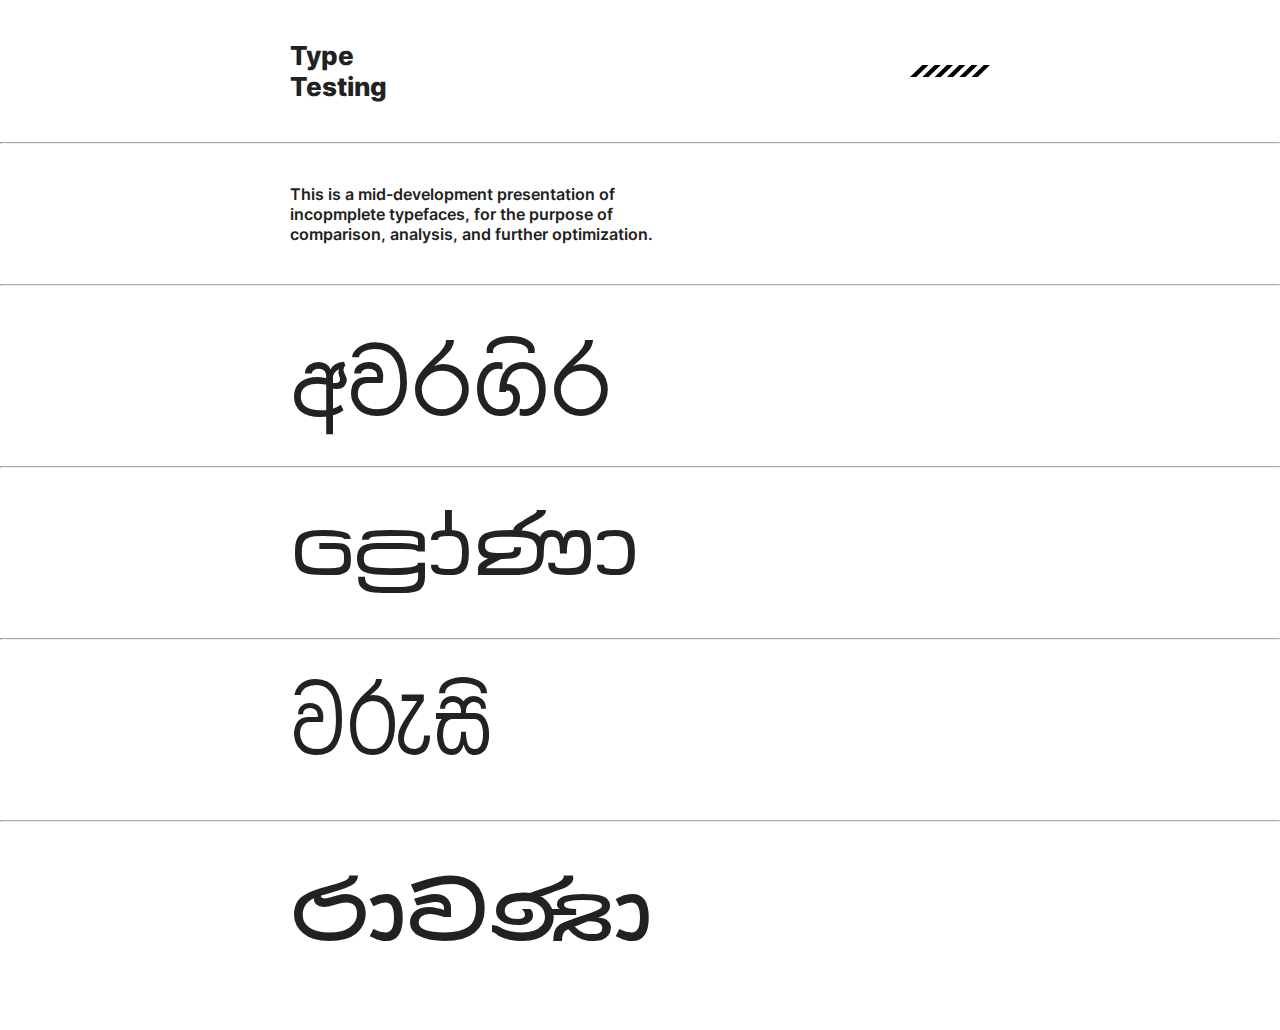
<file: index.html>
<!DOCTYPE html>
<html lang="en">
<head>
    <meta name="viewport" content="width=device-width, initial-scale=1.0">

    <title>Type Test</title>

    <meta property="og:image" content="images/Typetest-OG-Image-min.png" />

    <link rel="stylesheet" href="css/global-styles.css">
    <link rel="stylesheet" href="css/home-styles.css">

</head>
<body id="home-page">
    <header>
        <div class="head-wrap body-width">
            <h1 class="logo">Type<br>Testing</h1>
            <img src="Images/Danger-Stripes-01-mechpattern-text-black.svg">
        </div>
        <hr class="divider">
        <div class="note-wrap body-width">
            <p class="note-text">
                This is a mid-development presentation of incopmplete typefaces, for the purpose of comparison, analysis, and further optimization.
            </p>
        </div>
        <hr class="divider">
    </header>

<main>

    <div class="font-link body-width">
        <a class="awaragira" href="awaragira.html" >අවරගිර</a>
    </div>

    <hr class="divider">

    <div class="font-link body-width">
        <a class="drona" href="drona.html" >ද්‍රෝණා</a>
    </div>

    <hr class="divider">

    <div class="font-link body-width">
        <a class="varusi" href="varusi.html" >වරුසි</a>
    </div>

    <hr class="divider">

    <div class="font-link body-width">
        <a class="ravana" href="ravana.html" >රාවණා</a>
    </div> 

</main>

</body>
</html>
</file>
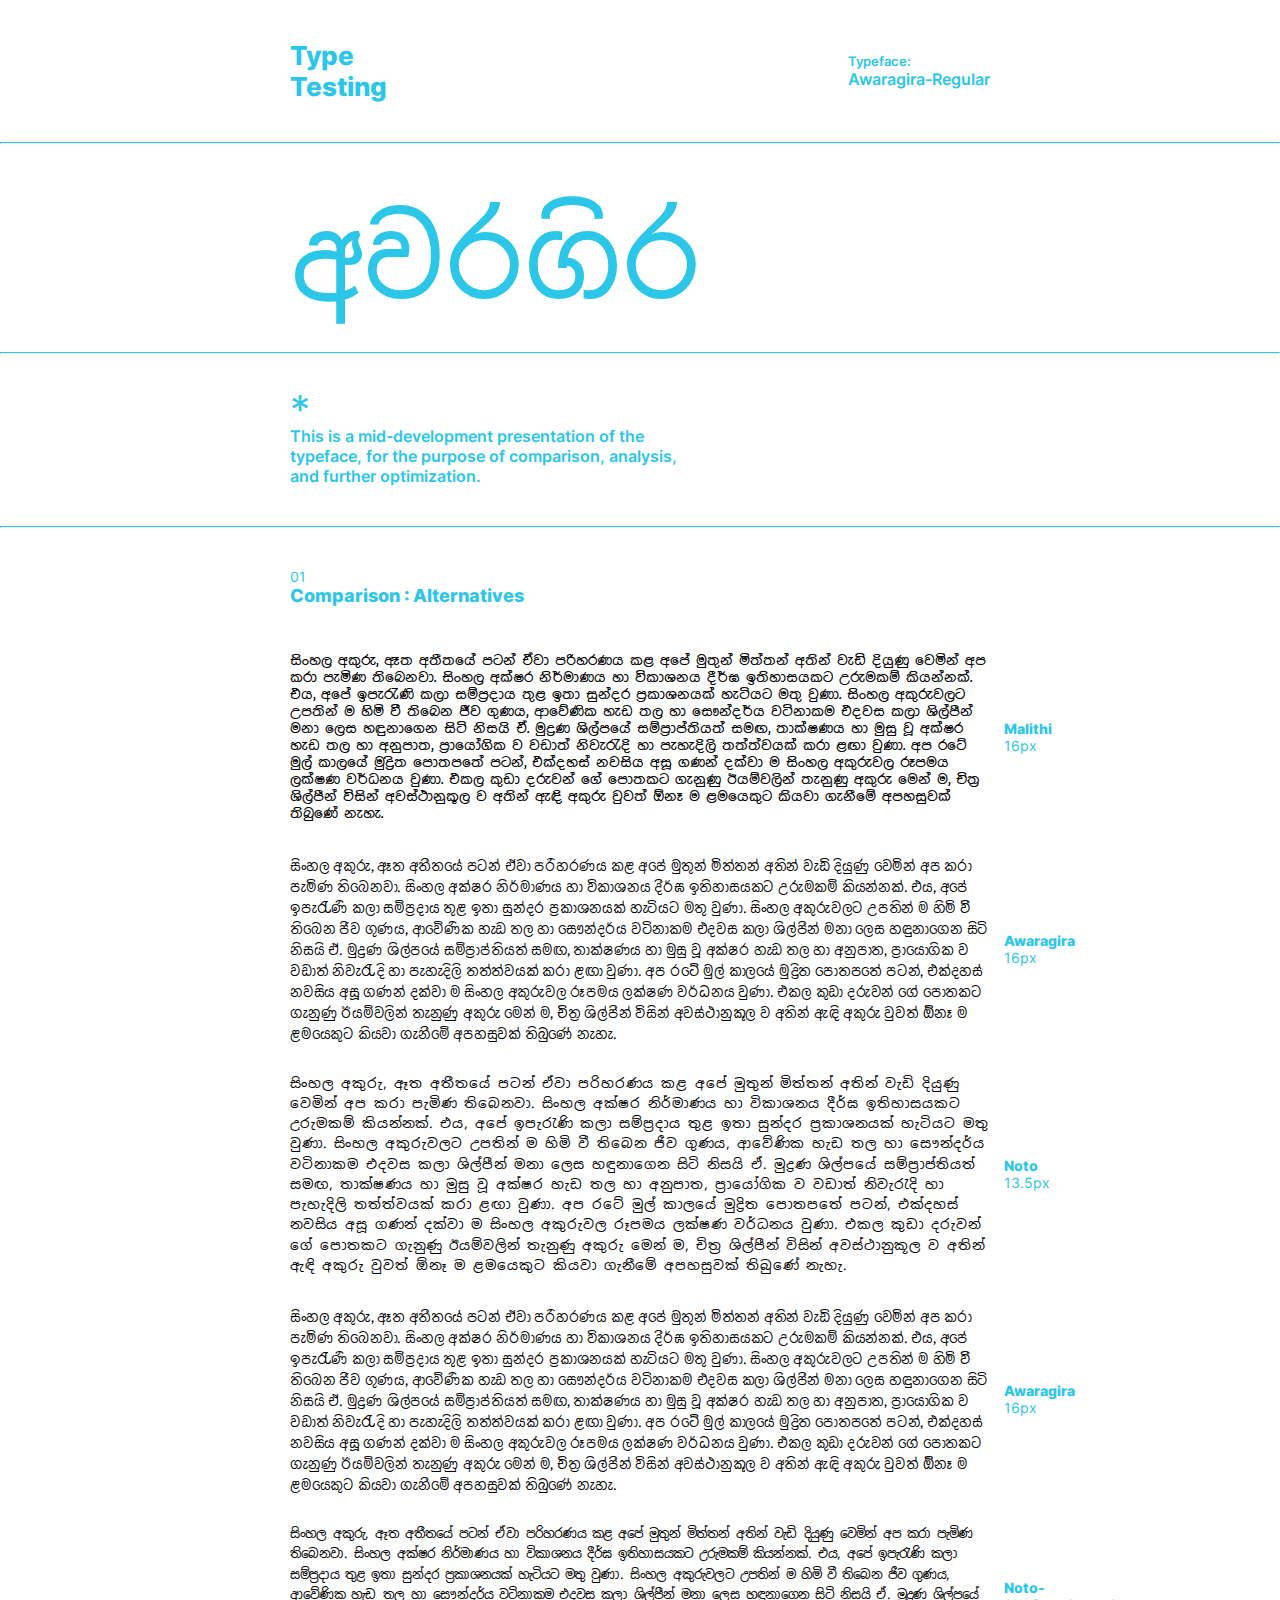
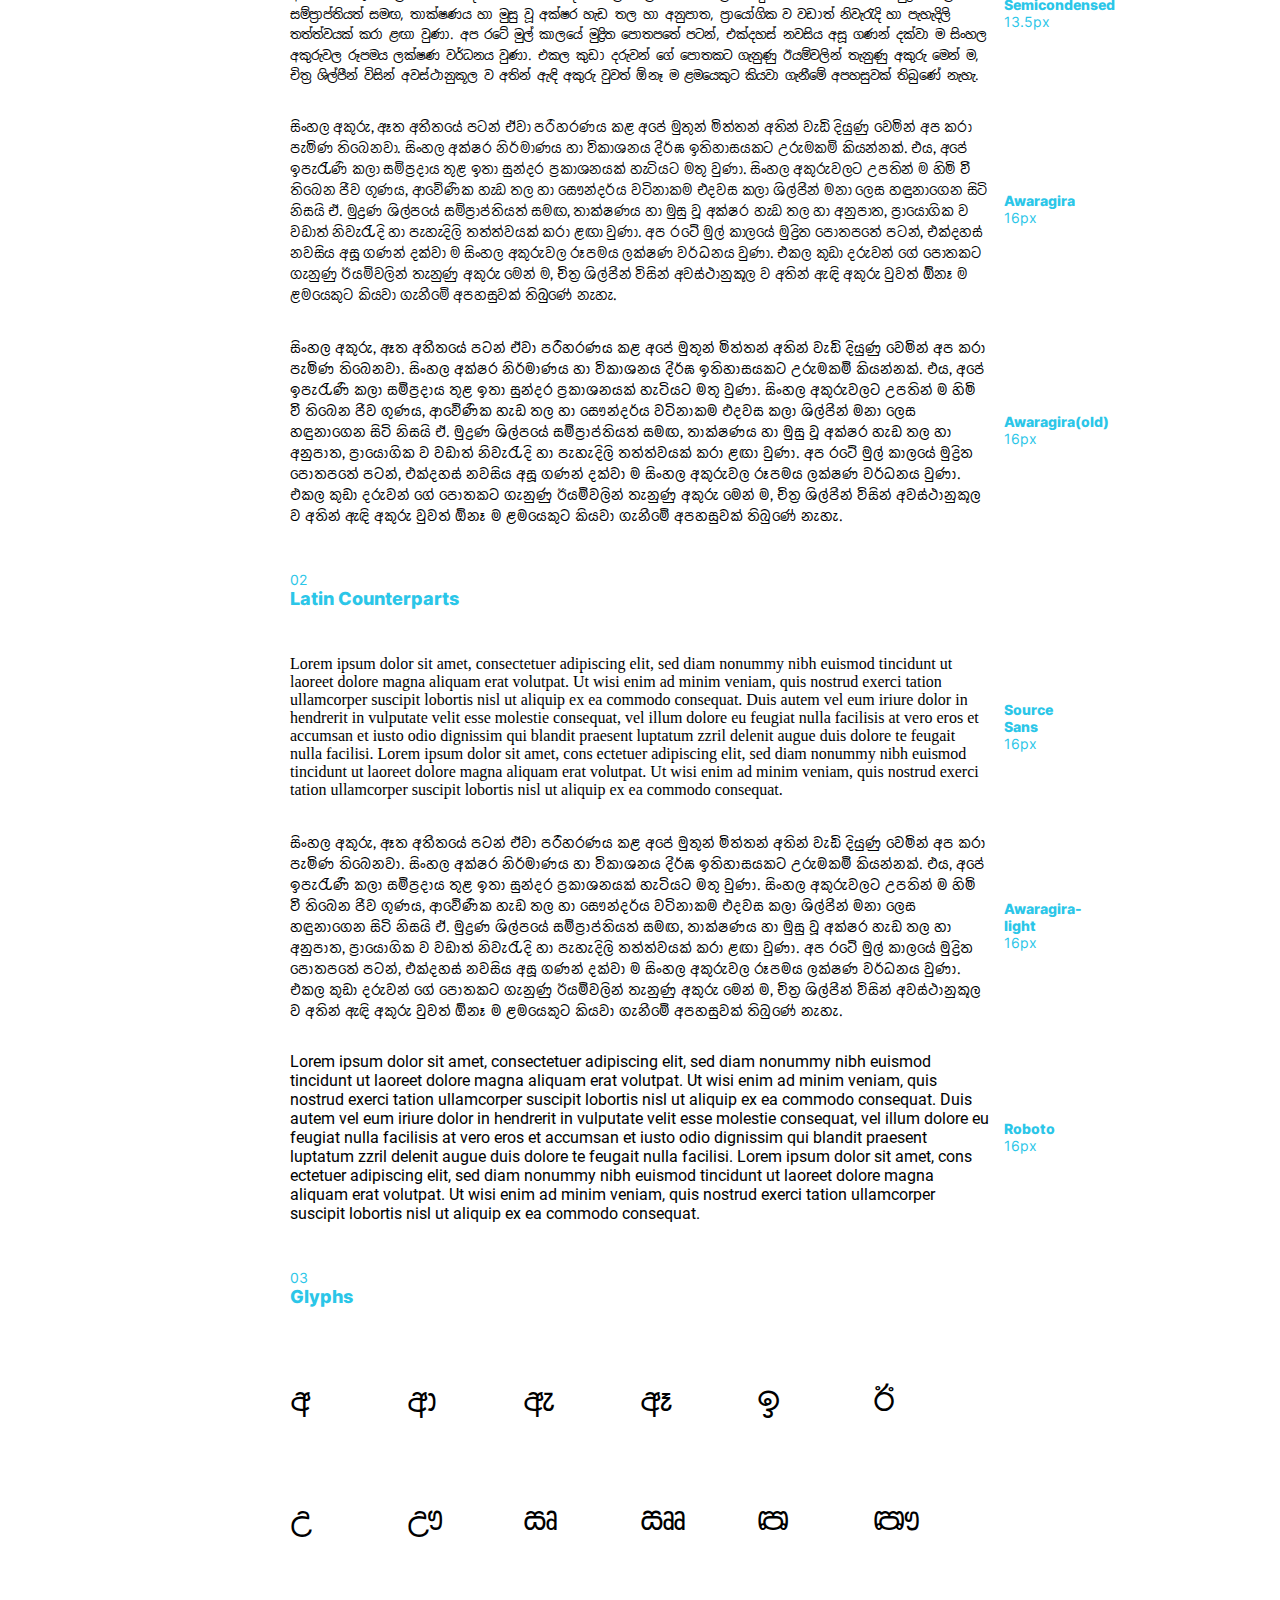
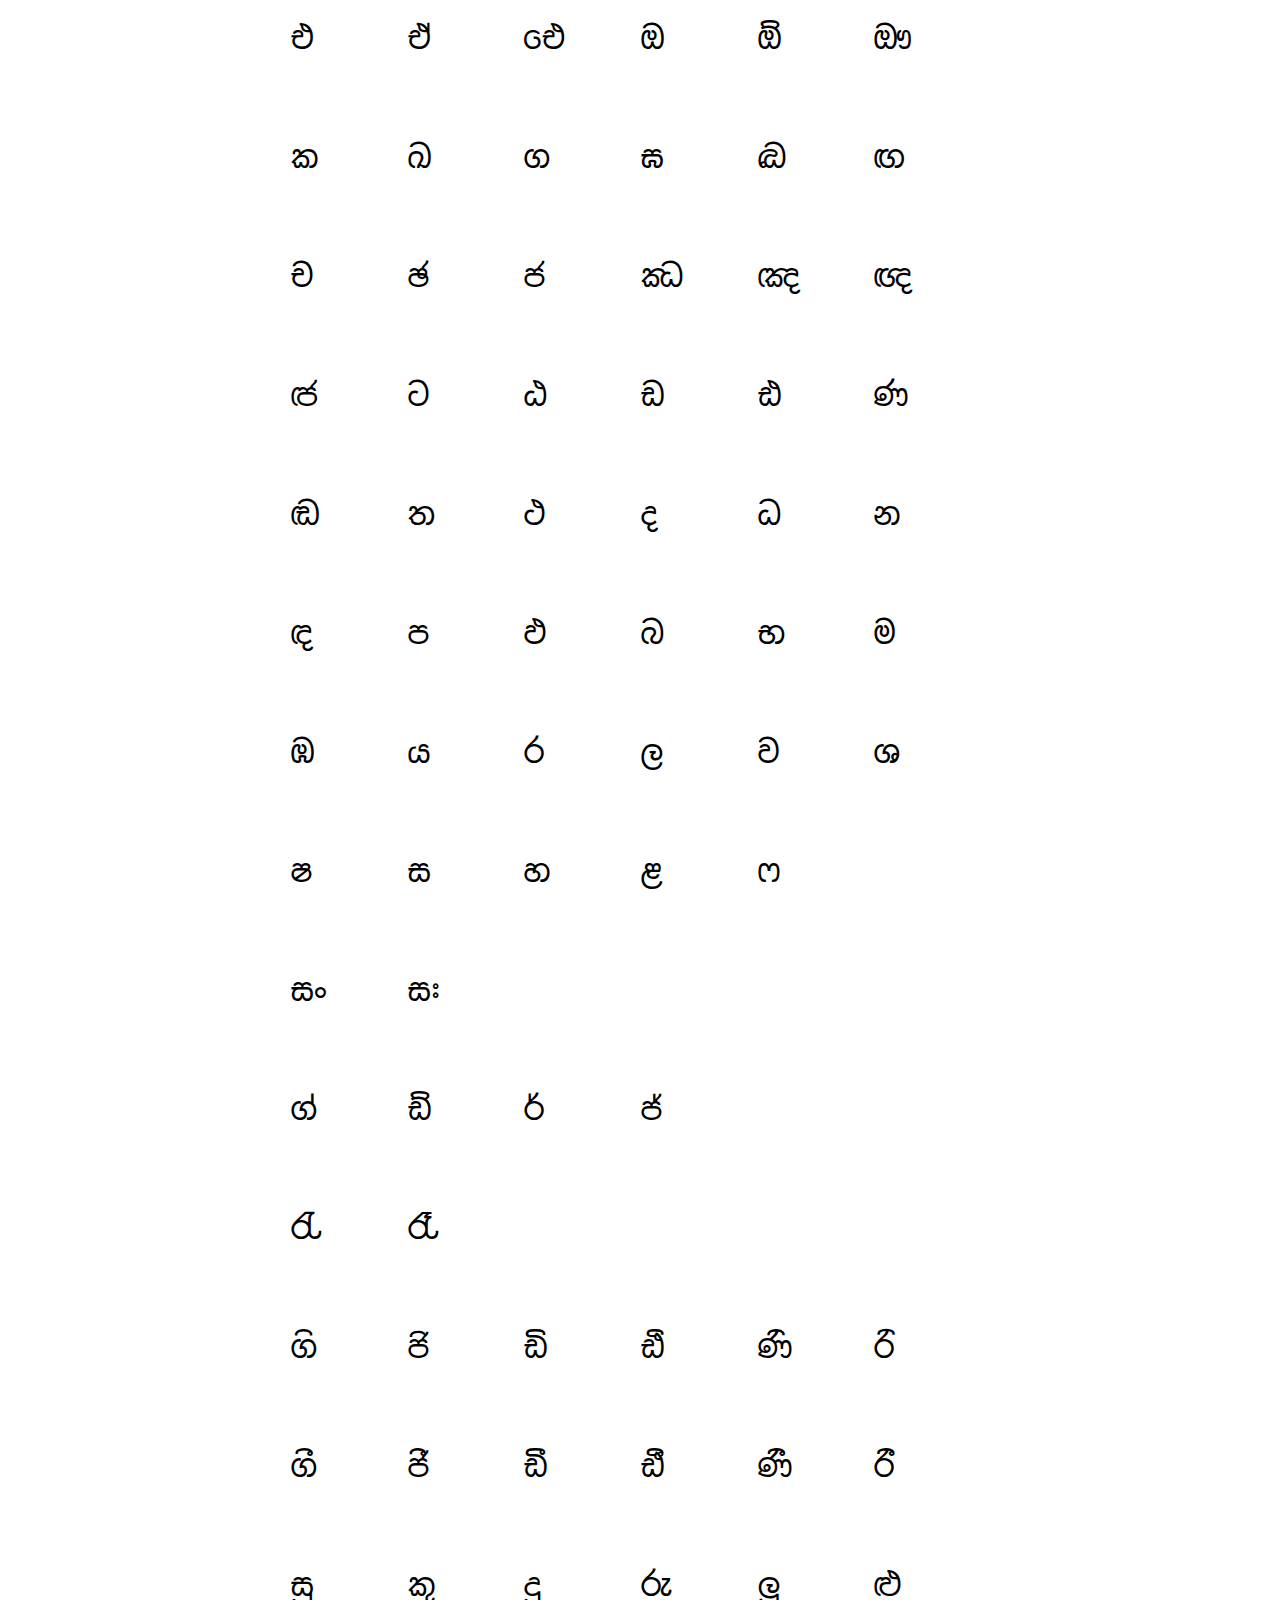
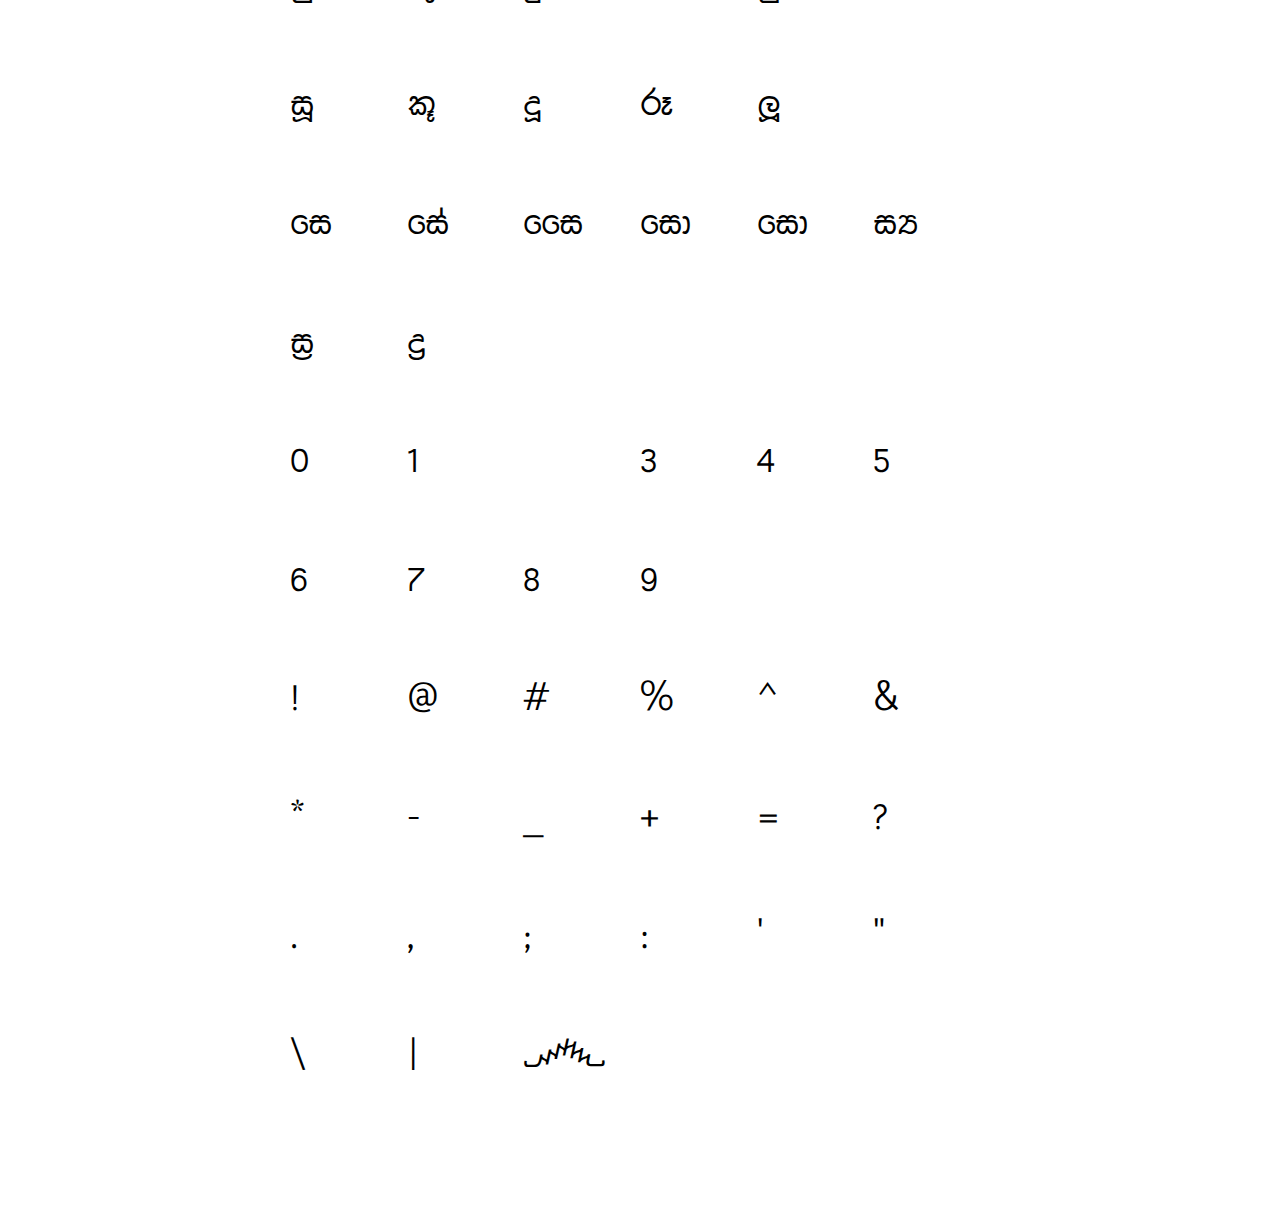
<file: awaragira.html>
<!DOCTYPE html>
<html lang="en">
<head>
    <meta name="viewport" content="width=device-width, initial-scale=1.0">
    <title>Awaragira | Type Test</title>
    <link rel="stylesheet" href="css/global-styles.css">
    <link rel="stylesheet" href="css/awaragira-styles.css">
</head>
<body id="awaragira-page" class="font-page">

    <header>
        <div class="head-wrap body-width">
            <a href="index.html" class="logo">Type<br>Testing</a>
            <div class="font-info">
                <p>Typeface:</p>
                <h4>Awaragira-Regular</h4>
            </div>
        </div>
    </header>

    <main >
        <div class="body-wrap">
            <hr class="divider">
            <div class="font-name-title body-width">
                <h1 class="awaragira">අවරගිර</h1>
            </div>
            <hr class="divider">
            <div class="note-wrap body-width">
                <p class="note-mark">*</p>
                <p class="note-text">
                    This is a mid-development presentation of the typeface, for the purpose of comparison, analysis, and further optimization.
                </p>
            </div>
            <hr class="divider">

            <div class="section body-width">

                <div class="section-title">
                    <p>01</p>
                    <h3>Comparison : Alternatives</h3>
                </div>

                <div class="para-wrap">
                    <p class="test-para malithi">
                        සිංහල අකුරු, ඈත අතීතයේ පටන් ඒවා පරිහරණය කළ අපේ මුතුන් මිත්තන් අතින් වැඩි දියුණු වෙමින් අප කරා පැමිණ තිබෙනවා. සිංහල අක්ෂර නිර්මාණය හා විකාශනය දීර්ඝ ඉතිහාසයකට උරුමකම් කියන්නක්. එය, අපේ ඉපැරැණි කලා සම්ප්‍රදාය තුළ ඉතා සුන්දර ප්‍රකාශනයක් හැටියට මතු වුණා. සිංහල අකුරුවලට උපතින් ම හිමි වී තිබෙන ජීව ගුණය, ආවේණික හැඩ තල හා සෞන්දර්ය වටිනාකම එදවස කලා ශිල්පීන් මනා ලෙස හඳුනාගෙන සිටි නිසයි ඒ. මුද්‍රණ ශිල්පයේ සම්ප්‍රාප්තියත් සමඟ, තාක්ෂණය හා මුසු වූ අක්ෂර හැඩ තල හා අනුපාත, ප්‍රායෝගික ව වඩාත් නිවැරැදි හා පැහැදිලි තත්ත්වයක් කරා ළඟා වුණා. අප රටේ මුල් කාලයේ මුද්‍රිත පොතපතේ පටන්, එක්දහස් නවසිය අසූ ගණන් දක්වා ම සිංහල අකුරුවල රූපමය ලක්ෂණ වර්ධනය වුණා. එකල කුඩා දරුවන් ගේ පොතකට ගැනුණු ඊයම්වලින් තැනුණු අකුරු මෙන් ම, චිත්‍ර ශිල්පීන් විසින් අවස්ථානුකූල ව අතින් ඇඳි අකුරු වුවත් ඕනෑ ම ළමයෙකුට කියවා ගැනීමේ අපහසුවක් තිබුණේ නැහැ.
                    </p>
                    <div class="para-info">
                        <p class="para-font">Malithi</p>
                        <p class="para-font-size">16px</p>
                    </div>
                </div>

                <div class="para-wrap">
                    <p class="test-para awaragira-light">
                        සිංහල අකුරු, ඈත අතීතයේ පටන් ඒවා පරිහරණය කළ අපේ මුතුන් මිත්තන් අතින් වැඩි දියුණු වෙමින් අප කරා පැමිණ තිබෙනවා. සිංහල අක්ෂර නිර්මාණය හා විකාශනය දීර්ඝ ඉතිහාසයකට උරුමකම් කියන්නක්. එය, අපේ ඉපැරැණි කලා සම්ප්‍රදාය තුළ ඉතා සුන්දර ප්‍රකාශනයක් හැටියට මතු වුණා. සිංහල අකුරුවලට උපතින් ම හිමි වී තිබෙන ජීව ගුණය, ආවේණික හැඩ තල හා සෞන්දර්ය වටිනාකම එදවස කලා ශිල්පීන් මනා ලෙස හඳුනාගෙන සිටි නිසයි ඒ. මුද්‍රණ ශිල්පයේ සම්ප්‍රාප්තියත් සමඟ, තාක්ෂණය හා මුසු වූ අක්ෂර හැඩ තල හා අනුපාත, ප්‍රායෝගික ව වඩාත් නිවැරැදි හා පැහැදිලි තත්ත්වයක් කරා ළඟා වුණා. අප රටේ මුල් කාලයේ මුද්‍රිත පොතපතේ පටන්, එක්දහස් නවසිය අසූ ගණන් දක්වා ම සිංහල අකුරුවල රූපමය ලක්ෂණ වර්ධනය වුණා. එකල කුඩා දරුවන් ගේ පොතකට ගැනුණු ඊයම්වලින් තැනුණු අකුරු මෙන් ම, චිත්‍ර ශිල්පීන් විසින් අවස්ථානුකූල ව අතින් ඇඳි අකුරු වුවත් ඕනෑ ම ළමයෙකුට කියවා ගැනීමේ අපහසුවක් තිබුණේ නැහැ.
                    </p>
                    <div class="para-info">
                        <p class="para-font">Awaragira</p>
                        <p class="para-font-size">16px</p>
                    </div>
                </div>

                <div class="para-wrap">
                    <p class="test-para noto">
                        සිංහල අකුරු, ඈත අතීතයේ පටන් ඒවා පරිහරණය කළ අපේ මුතුන් මිත්තන් අතින් වැඩි දියුණු වෙමින් අප කරා පැමිණ තිබෙනවා. සිංහල අක්ෂර නිර්මාණය හා විකාශනය දීර්ඝ ඉතිහාසයකට උරුමකම් කියන්නක්. එය, අපේ ඉපැරැණි කලා සම්ප්‍රදාය තුළ ඉතා සුන්දර ප්‍රකාශනයක් හැටියට මතු වුණා. සිංහල අකුරුවලට උපතින් ම හිමි වී තිබෙන ජීව ගුණය, ආවේණික හැඩ තල හා සෞන්දර්ය වටිනාකම එදවස කලා ශිල්පීන් මනා ලෙස හඳුනාගෙන සිටි නිසයි ඒ. මුද්‍රණ ශිල්පයේ සම්ප්‍රාප්තියත් සමඟ, තාක්ෂණය හා මුසු වූ අක්ෂර හැඩ තල හා අනුපාත, ප්‍රායෝගික ව වඩාත් නිවැරැදි හා පැහැදිලි තත්ත්වයක් කරා ළඟා වුණා. අප රටේ මුල් කාලයේ මුද්‍රිත පොතපතේ පටන්, එක්දහස් නවසිය අසූ ගණන් දක්වා ම සිංහල අකුරුවල රූපමය ලක්ෂණ වර්ධනය වුණා. එකල කුඩා දරුවන් ගේ පොතකට ගැනුණු ඊයම්වලින් තැනුණු අකුරු මෙන් ම, චිත්‍ර ශිල්පීන් විසින් අවස්ථානුකූල ව අතින් ඇඳි අකුරු වුවත් ඕනෑ ම ළමයෙකුට කියවා ගැනීමේ අපහසුවක් තිබුණේ නැහැ.
                    </p>
                    <div class="para-info">
                        <p class="para-font">Noto</p>
                        <p class="para-font-size">13.5px</p>
                    </div>
                </div>

                <div class="para-wrap">
                    <p class="test-para awaragira-light">
                        සිංහල අකුරු, ඈත අතීතයේ පටන් ඒවා පරිහරණය කළ අපේ මුතුන් මිත්තන් අතින් වැඩි දියුණු වෙමින් අප කරා පැමිණ තිබෙනවා. සිංහල අක්ෂර නිර්මාණය හා විකාශනය දීර්ඝ ඉතිහාසයකට උරුමකම් කියන්නක්. එය, අපේ ඉපැරැණි කලා සම්ප්‍රදාය තුළ ඉතා සුන්දර ප්‍රකාශනයක් හැටියට මතු වුණා. සිංහල අකුරුවලට උපතින් ම හිමි වී තිබෙන ජීව ගුණය, ආවේණික හැඩ තල හා සෞන්දර්ය වටිනාකම එදවස කලා ශිල්පීන් මනා ලෙස හඳුනාගෙන සිටි නිසයි ඒ. මුද්‍රණ ශිල්පයේ සම්ප්‍රාප්තියත් සමඟ, තාක්ෂණය හා මුසු වූ අක්ෂර හැඩ තල හා අනුපාත, ප්‍රායෝගික ව වඩාත් නිවැරැදි හා පැහැදිලි තත්ත්වයක් කරා ළඟා වුණා. අප රටේ මුල් කාලයේ මුද්‍රිත පොතපතේ පටන්, එක්දහස් නවසිය අසූ ගණන් දක්වා ම සිංහල අකුරුවල රූපමය ලක්ෂණ වර්ධනය වුණා. එකල කුඩා දරුවන් ගේ පොතකට ගැනුණු ඊයම්වලින් තැනුණු අකුරු මෙන් ම, චිත්‍ර ශිල්පීන් විසින් අවස්ථානුකූල ව අතින් ඇඳි අකුරු වුවත් ඕනෑ ම ළමයෙකුට කියවා ගැනීමේ අපහසුවක් තිබුණේ නැහැ.
                    </p>
                    <div class="para-info">
                        <p class="para-font">Awaragira</p>
                        <p class="para-font-size">16px</p>
                    </div>
                </div>

                <div class="para-wrap">
                    <p class="test-para noto-semicond">
                        සිංහල අකුරු, ඈත අතීතයේ පටන් ඒවා පරිහරණය කළ අපේ මුතුන් මිත්තන් අතින් වැඩි දියුණු වෙමින් අප කරා පැමිණ තිබෙනවා. සිංහල අක්ෂර නිර්මාණය හා විකාශනය දීර්ඝ ඉතිහාසයකට උරුමකම් කියන්නක්. එය, අපේ ඉපැරැණි කලා සම්ප්‍රදාය තුළ ඉතා සුන්දර ප්‍රකාශනයක් හැටියට මතු වුණා. සිංහල අකුරුවලට උපතින් ම හිමි වී තිබෙන ජීව ගුණය, ආවේණික හැඩ තල හා සෞන්දර්ය වටිනාකම එදවස කලා ශිල්පීන් මනා ලෙස හඳුනාගෙන සිටි නිසයි ඒ. මුද්‍රණ ශිල්පයේ සම්ප්‍රාප්තියත් සමඟ, තාක්ෂණය හා මුසු වූ අක්ෂර හැඩ තල හා අනුපාත, ප්‍රායෝගික ව වඩාත් නිවැරැදි හා පැහැදිලි තත්ත්වයක් කරා ළඟා වුණා. අප රටේ මුල් කාලයේ මුද්‍රිත පොතපතේ පටන්, එක්දහස් නවසිය අසූ ගණන් දක්වා ම සිංහල අකුරුවල රූපමය ලක්ෂණ වර්ධනය වුණා. එකල කුඩා දරුවන් ගේ පොතකට ගැනුණු ඊයම්වලින් තැනුණු අකුරු මෙන් ම, චිත්‍ර ශිල්පීන් විසින් අවස්ථානුකූල ව අතින් ඇඳි අකුරු වුවත් ඕනෑ ම ළමයෙකුට කියවා ගැනීමේ අපහසුවක් තිබුණේ නැහැ.
                    </p>
                    <div class="para-info">
                        <p class="para-font">Noto-Semicondensed</p>
                        <p class="para-font-size">13.5px</p>
                    </div>
                </div>

                <div class="para-wrap">
                    <p class="test-para awaragira-light">
                        සිංහල අකුරු, ඈත අතීතයේ පටන් ඒවා පරිහරණය කළ අපේ මුතුන් මිත්තන් අතින් වැඩි දියුණු වෙමින් අප කරා පැමිණ තිබෙනවා. සිංහල අක්ෂර නිර්මාණය හා විකාශනය දීර්ඝ ඉතිහාසයකට උරුමකම් කියන්නක්. එය, අපේ ඉපැරැණි කලා සම්ප්‍රදාය තුළ ඉතා සුන්දර ප්‍රකාශනයක් හැටියට මතු වුණා. සිංහල අකුරුවලට උපතින් ම හිමි වී තිබෙන ජීව ගුණය, ආවේණික හැඩ තල හා සෞන්දර්ය වටිනාකම එදවස කලා ශිල්පීන් මනා ලෙස හඳුනාගෙන සිටි නිසයි ඒ. මුද්‍රණ ශිල්පයේ සම්ප්‍රාප්තියත් සමඟ, තාක්ෂණය හා මුසු වූ අක්ෂර හැඩ තල හා අනුපාත, ප්‍රායෝගික ව වඩාත් නිවැරැදි හා පැහැදිලි තත්ත්වයක් කරා ළඟා වුණා. අප රටේ මුල් කාලයේ මුද්‍රිත පොතපතේ පටන්, එක්දහස් නවසිය අසූ ගණන් දක්වා ම සිංහල අකුරුවල රූපමය ලක්ෂණ වර්ධනය වුණා. එකල කුඩා දරුවන් ගේ පොතකට ගැනුණු ඊයම්වලින් තැනුණු අකුරු මෙන් ම, චිත්‍ර ශිල්පීන් විසින් අවස්ථානුකූල ව අතින් ඇඳි අකුරු වුවත් ඕනෑ ම ළමයෙකුට කියවා ගැනීමේ අපහසුවක් තිබුණේ නැහැ.
                    </p>
                    <div class="para-info">
                        <p class="para-font">Awaragira</p>
                        <p class="para-font-size">16px</p>
                    </div>
                </div>

                <div class="para-wrap">
                    <p class="test-para awaragira">
                        සිංහල අකුරු, ඈත අතීතයේ පටන් ඒවා පරිහරණය කළ අපේ මුතුන් මිත්තන් අතින් වැඩි දියුණු වෙමින් අප කරා පැමිණ තිබෙනවා. සිංහල අක්ෂර නිර්මාණය හා විකාශනය දීර්ඝ ඉතිහාසයකට උරුමකම් කියන්නක්. එය, අපේ ඉපැරැණි කලා සම්ප්‍රදාය තුළ ඉතා සුන්දර ප්‍රකාශනයක් හැටියට මතු වුණා. සිංහල අකුරුවලට උපතින් ම හිමි වී තිබෙන ජීව ගුණය, ආවේණික හැඩ තල හා සෞන්දර්ය වටිනාකම එදවස කලා ශිල්පීන් මනා ලෙස හඳුනාගෙන සිටි නිසයි ඒ. මුද්‍රණ ශිල්පයේ සම්ප්‍රාප්තියත් සමඟ, තාක්ෂණය හා මුසු වූ අක්ෂර හැඩ තල හා අනුපාත, ප්‍රායෝගික ව වඩාත් නිවැරැදි හා පැහැදිලි තත්ත්වයක් කරා ළඟා වුණා. අප රටේ මුල් කාලයේ මුද්‍රිත පොතපතේ පටන්, එක්දහස් නවසිය අසූ ගණන් දක්වා ම සිංහල අකුරුවල රූපමය ලක්ෂණ වර්ධනය වුණා. එකල කුඩා දරුවන් ගේ පොතකට ගැනුණු ඊයම්වලින් තැනුණු අකුරු මෙන් ම, චිත්‍ර ශිල්පීන් විසින් අවස්ථානුකූල ව අතින් ඇඳි අකුරු වුවත් ඕනෑ ම ළමයෙකුට කියවා ගැනීමේ අපහසුවක් තිබුණේ නැහැ.
                    </p>
                    <div class="para-info">
                        <p class="para-font">Awaragira(old)</p>
                        <p class="para-font-size">16px</p>
                    </div>
                </div>

            </div>

            <div class="section body-width">

                <div class="section-title">
                    <p>02</p>
                    <h3>Latin Counterparts</h3>
                </div>

                <div class="para-wrap">
                    <p class="test-para source-sans">
                        Lorem ipsum dolor sit amet, consectetuer adipiscing elit, sed diam nonummy nibh euismod tincidunt ut laoreet dolore magna aliquam erat volutpat. Ut wisi enim ad minim veniam, quis nostrud exerci tation ullamcorper suscipit lobortis nisl ut aliquip ex ea commodo consequat. Duis autem vel eum iriure dolor in hendrerit in vulputate velit esse molestie consequat, vel illum dolore eu feugiat nulla facilisis at vero eros et accumsan et iusto odio dignissim qui blandit praesent luptatum zzril delenit augue duis dolore te feugait nulla facilisi. Lorem ipsum dolor sit amet, cons ectetuer adipiscing elit, sed diam nonummy nibh euismod tincidunt ut laoreet dolore magna aliquam erat volutpat. Ut wisi enim ad minim veniam, quis nostrud exerci tation ullamcorper suscipit lobortis nisl ut aliquip ex ea commodo consequat.
                    </p>
                    <div class="para-info">
                        <p class="para-font">Source Sans</p>
                        <p class="para-font-size">16px</p>
                    </div>
                </div>

                <div class="para-wrap">
                    <p class="test-para awaragira">
                        සිංහල අකුරු, ඈත අතීතයේ පටන් ඒවා පරිහරණය කළ අපේ මුතුන් මිත්තන් අතින් වැඩි දියුණු වෙමින් අප කරා පැමිණ තිබෙනවා. සිංහල අක්ෂර නිර්මාණය හා විකාශනය දීර්ඝ ඉතිහාසයකට උරුමකම් කියන්නක්. එය, අපේ ඉපැරැණි කලා සම්ප්‍රදාය තුළ ඉතා සුන්දර ප්‍රකාශනයක් හැටියට මතු වුණා. සිංහල අකුරුවලට උපතින් ම හිමි වී තිබෙන ජීව ගුණය, ආවේණික හැඩ තල හා සෞන්දර්ය වටිනාකම එදවස කලා ශිල්පීන් මනා ලෙස හඳුනාගෙන සිටි නිසයි ඒ. මුද්‍රණ ශිල්පයේ සම්ප්‍රාප්තියත් සමඟ, තාක්ෂණය හා මුසු වූ අක්ෂර හැඩ තල හා අනුපාත, ප්‍රායෝගික ව වඩාත් නිවැරැදි හා පැහැදිලි තත්ත්වයක් කරා ළඟා වුණා. අප රටේ මුල් කාලයේ මුද්‍රිත පොතපතේ පටන්, එක්දහස් නවසිය අසූ ගණන් දක්වා ම සිංහල අකුරුවල රූපමය ලක්ෂණ වර්ධනය වුණා. එකල කුඩා දරුවන් ගේ පොතකට ගැනුණු ඊයම්වලින් තැනුණු අකුරු මෙන් ම, චිත්‍ර ශිල්පීන් විසින් අවස්ථානුකූල ව අතින් ඇඳි අකුරු වුවත් ඕනෑ ම ළමයෙකුට කියවා ගැනීමේ අපහසුවක් තිබුණේ නැහැ.
                    </p>
                    <div class="para-info">
                        <p class="para-font">Awaragira-light</p>
                        <p class="para-font-size">16px</p>
                    </div>
                </div>

                <div class="para-wrap">
                    <p class="test-para roboto">
                        Lorem ipsum dolor sit amet, consectetuer adipiscing elit, sed diam nonummy nibh euismod tincidunt ut laoreet dolore magna aliquam erat volutpat. Ut wisi enim ad minim veniam, quis nostrud exerci tation ullamcorper suscipit lobortis nisl ut aliquip ex ea commodo consequat. Duis autem vel eum iriure dolor in hendrerit in vulputate velit esse molestie consequat, vel illum dolore eu feugiat nulla facilisis at vero eros et accumsan et iusto odio dignissim qui blandit praesent luptatum zzril delenit augue duis dolore te feugait nulla facilisi. Lorem ipsum dolor sit amet, cons ectetuer adipiscing elit, sed diam nonummy nibh euismod tincidunt ut laoreet dolore magna aliquam erat volutpat. Ut wisi enim ad minim veniam, quis nostrud exerci tation ullamcorper suscipit lobortis nisl ut aliquip ex ea commodo consequat.
                    </p>
                    <div class="para-info">
                        <p class="para-font">Roboto</p>
                        <p class="para-font-size">16px</p>
                    </div>
                </div>

            </div>

            <div class="section body-width">

                <div class="section-title">
                    <p>03</p>
                    <h3>Glyphs</h3>
                </div>

                <div class="glyph-list">
                    <div class="glyph-group">
                        <p class="glyph">අ</p>
                        <p class="glyph">ආ</p>
                        <p class="glyph">ඇ</p>
                        <p class="glyph">ඈ</p>
                        <p class="glyph">ඉ</p>
                        <p class="glyph">ඊ</p>
                        <p class="glyph">උ</p>
                        <p class="glyph">ඌ</p>
                        <p class="glyph">ඍ</p>
                        <p class="glyph">ඎ</p>
                        <p class="glyph">ඏ</p>
                        <p class="glyph">ඐ</p>
                        <p class="glyph">එ</p>
                        <p class="glyph">ඒ</p>
                        <p class="glyph">ඓ</p>
                        <p class="glyph">ඔ</p>
                        <p class="glyph">ඕ</p>
                        <p class="glyph">ඖ</p>
                    </div>
                    <div class="glyph-group">
                        <p class="glyph">ක</p>
                        <p class="glyph">ඛ</p>
                        <p class="glyph">ග</p>
                        <p class="glyph">ඝ</p>
                        <p class="glyph">ඞ</p>
                        <p class="glyph">ඟ</p>
                        <p class="glyph">ච</p>
                        <p class="glyph">ඡ</p>
                        <p class="glyph">ජ</p>
                        <p class="glyph">ඣ</p>
                        <p class="glyph">ඤ</p>
                        <p class="glyph">ඥ</p>
                        <p class="glyph">ඦ</p>
                        <p class="glyph">ට</p>
                        <p class="glyph">ඨ</p>
                        <p class="glyph">ඩ</p>
                        <p class="glyph">ඪ</p>
                        <p class="glyph">ණ</p>
                        <p class="glyph">ඬ</p>
                        <p class="glyph">ත</p>
                        <p class="glyph">ථ</p>
                        <p class="glyph">ද</p>
                        <p class="glyph">ධ</p>
                        <p class="glyph">න</p>
                        <p class="glyph">ඳ</p>
                        <p class="glyph">ප</p>
                        <p class="glyph">ඵ</p>
                        <p class="glyph">බ</p>
                        <p class="glyph">භ</p>
                        <p class="glyph">ම</p>
                        <p class="glyph">ඹ</p>
                        <p class="glyph">ය</p>
                        <p class="glyph">ර</p>
                        <p class="glyph">ල</p>
                        <p class="glyph">ව</p>
                        <p class="glyph">ශ</p>
                        <p class="glyph">ෂ</p>
                        <p class="glyph">ස</p>
                        <p class="glyph">හ</p>
                        <p class="glyph">ළ</p>
                        <p class="glyph">ෆ</p>
                    </div>
                    <div class="glyph-group">
                        <p class="glyph">සං</p>
                        <p class="glyph">සඃ</p>
                    </div>
                    <div class="glyph-group">
                        <p class="glyph">ග්</p>
                        <p class="glyph">ඩ්</p>
                        <p class="glyph">ර්</p>
                        <p class="glyph">ජ්</p>
                    </div>
                    <div class="glyph-group">
                        <p class="glyph">රැ</p>
                        <p class="glyph">රෑ</p>
                    </div>
                    <div class="glyph-group">
                        <p class="glyph">ගි</p>
                        <p class="glyph">ජි</p>
                        <p class="glyph">ඩි</p>
                        <p class="glyph">ඪි</p>
                        <p class="glyph">ණි</p>
                        <p class="glyph">රි</p>
                    </div>
                    <div class="glyph-group">
                        <p class="glyph">ගී</p>
                        <p class="glyph">ජී</p>
                        <p class="glyph">ඩී</p>
                        <p class="glyph">ඪී</p>
                        <p class="glyph">ණී</p>
                        <p class="glyph">රී</p>
                    </div>
                    <div class="glyph-group">
                        <p class="glyph">සු</p>
                        <p class="glyph">කු</p>
                        <p class="glyph">දු</p>
                        <p class="glyph">රු</p>
                        <p class="glyph">ලු</p>
                        <p class="glyph">ළු</p>
                    </div>
                    <div class="glyph-group">
                        <p class="glyph">සූ</p>
                        <p class="glyph">කූ</p>
                        <p class="glyph">දූ</p>
                        <p class="glyph">රූ</p>
                        <p class="glyph">ලූ</p>
                    </div>
                    <div class="glyph-group">
                        <p class="glyph">ස‌ෙ</p>
                        <p class="glyph">සේ</p>
                        <p class="glyph">සෛ</p>
                        <p class="glyph">සො</p>
                        <p class="glyph">සෝ</p>
                        <p class="glyph">ස්‍ය</p>
                    </div>
                    <div class="glyph-group">
                        <p class="glyph">ස්‍ර</p>
                        <p class="glyph">ද්‍ර</p>
                    </div>
                    <div class="glyph-group">
                        <p class="glyph">0</p>
                        <p class="glyph">1</p>
                        <p class="glyph">2</p>
                        <p class="glyph">3</p>
                        <p class="glyph">4</p>
                        <p class="glyph">5</p>
                        <p class="glyph">6</p>
                        <p class="glyph">7</p>
                        <p class="glyph">8</p>
                        <p class="glyph">9</p>
                    </div>
                    <div class="glyph-group">
                        <p class="glyph">!</p>
                        <p class="glyph">@</p>
                        <p class="glyph">#</p>
                        <p class="glyph">%</p>
                        <p class="glyph">^</p>
                        <p class="glyph">&amp;</p>
                        <p class="glyph">*</p>
                        <p class="glyph">-</p>
                        <p class="glyph">_</p>
                        <p class="glyph">+</p>
                        <p class="glyph">=</p>
                        <p class="glyph">?</p>
                        <p class="glyph">.</p>
                        <p class="glyph">,</p>
                        <p class="glyph">;</p>
                        <p class="glyph">:</p>
                        <p class="glyph">'</p>
                        <p class="glyph">"</p>
                        <p class="glyph">\</p>
                        <p class="glyph">|</p>
                        <p class="glyph">෴</p>
                    </div>
                </div>

            </div>

            <!--
            <div class="subtitle-sizes">
                <p class="source-sans">Lorem ipsum dolor sit amet</p1>
            
                <p class="awaragira">දැරණියගලට ඉහල අහසේ දඟකරන වලාපෙළ</p>
            
                <p class="roboto">Lorem ipsum dolor sit amet</p>
            
                <p class="awaragira">දැරණියගලට ඉහල අහසේ දඟකරන වලාපෙළ</p>
            </div>

        -->
        </div>
    </main>

</body>
</html>
</file>
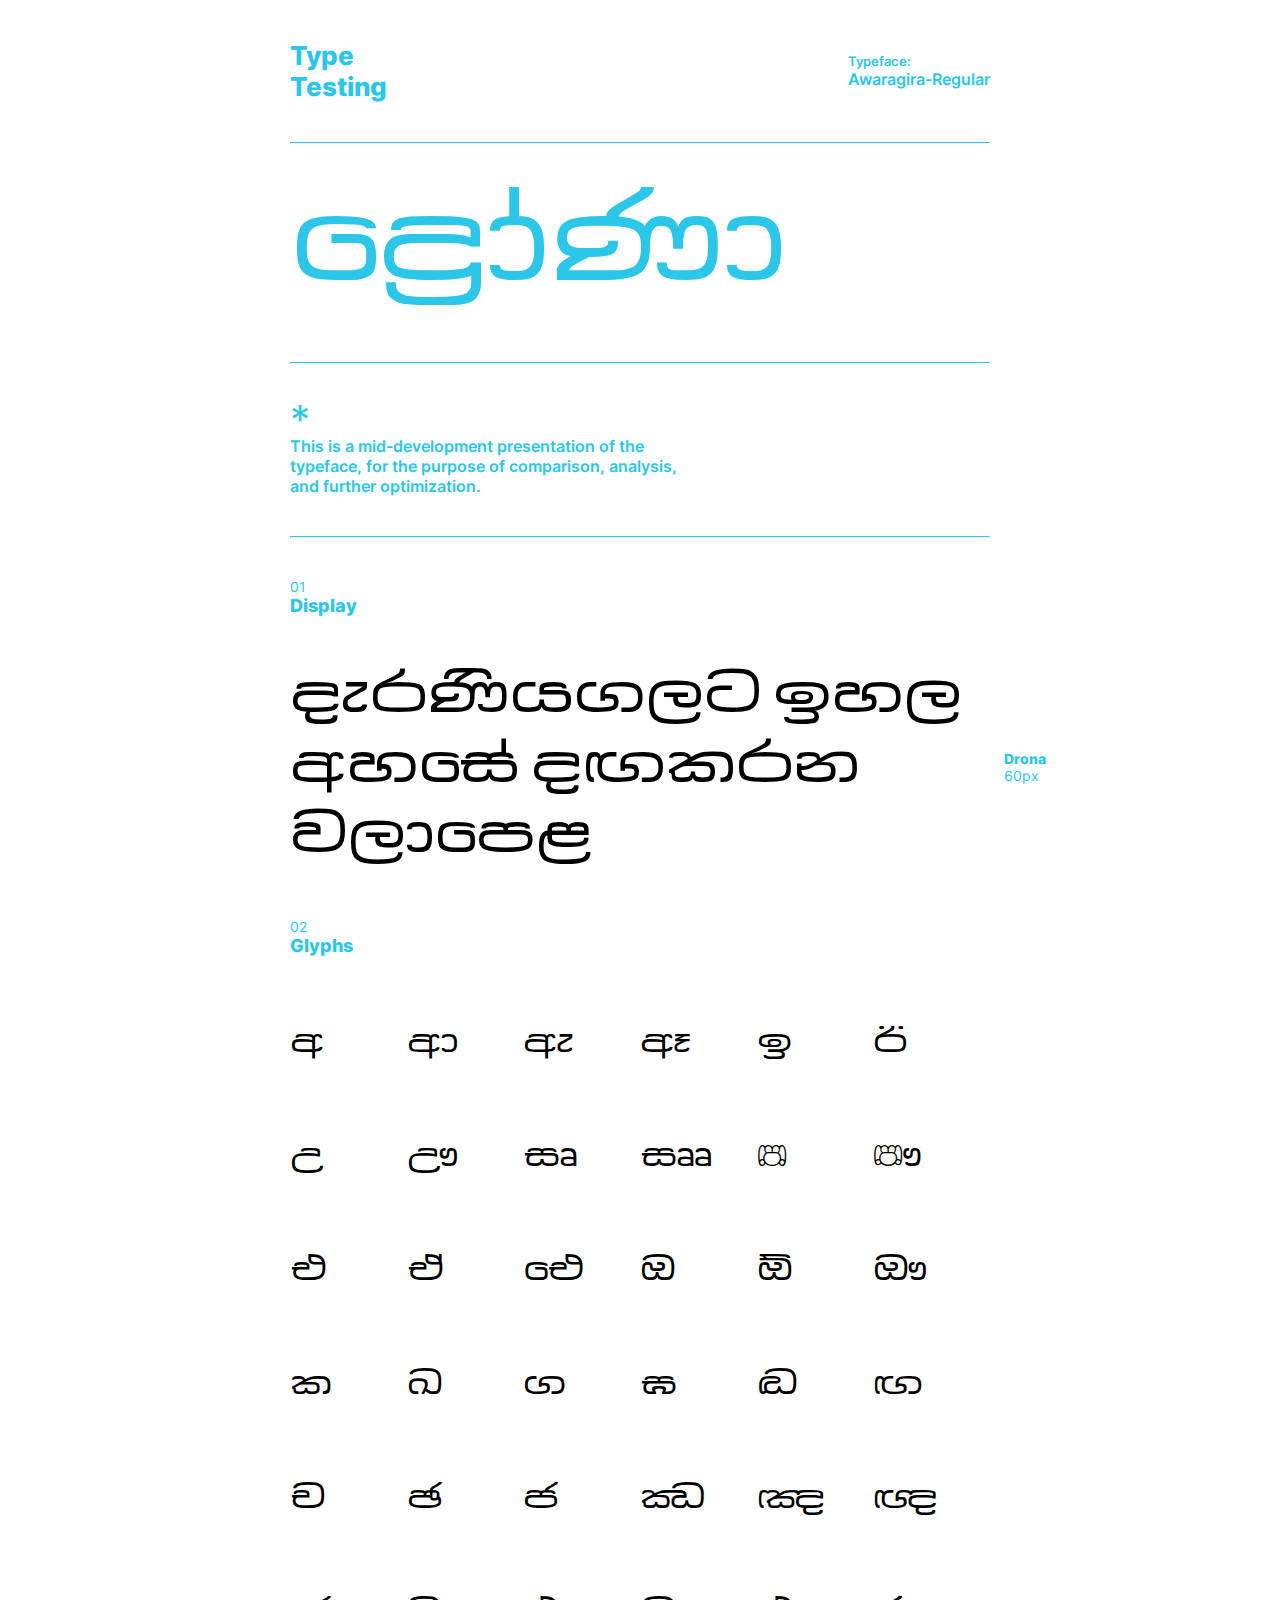
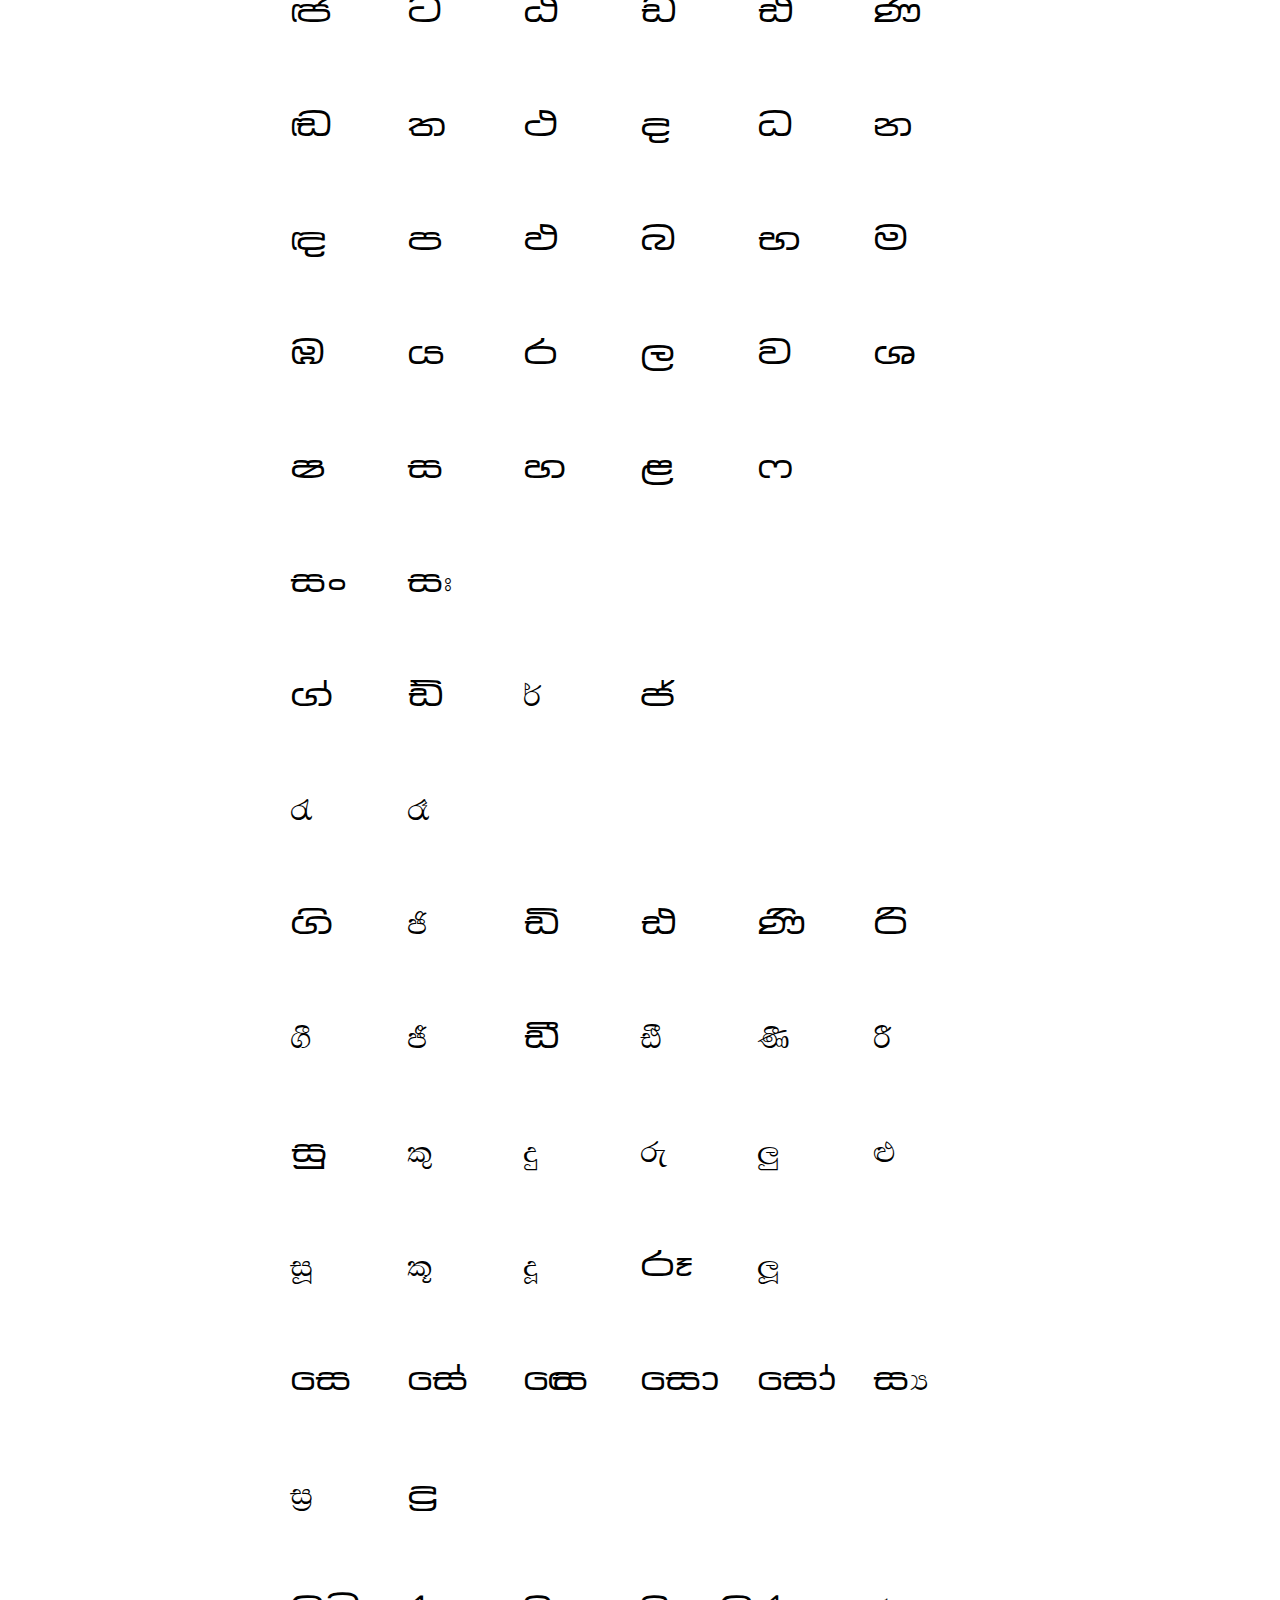
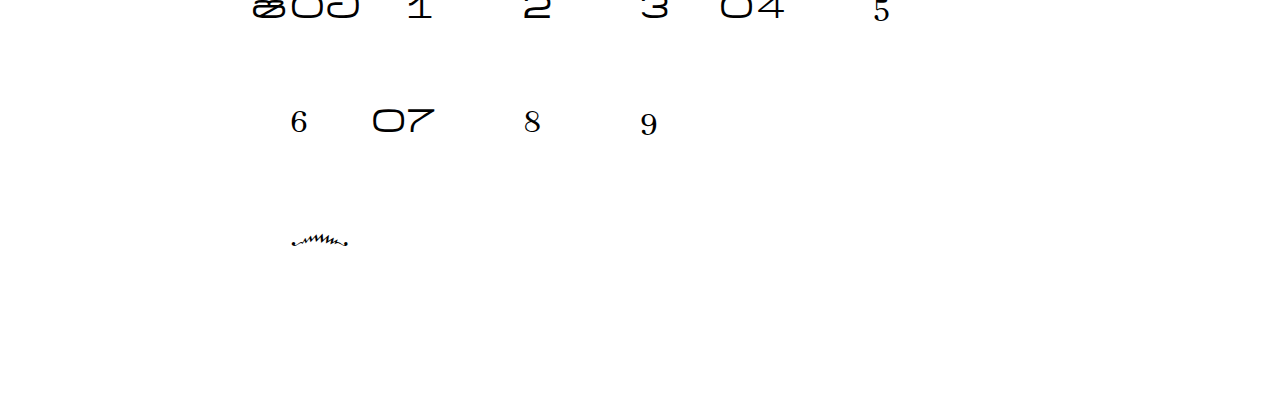
<file: drona.html>
<!DOCTYPE html>
<html lang="en">
<head>
    <meta name="viewport" content="width=device-width, initial-scale=1.0">
    <title>Drona | Type Test</title>
    <link rel="stylesheet" href="css/global-styles.css">
    <link rel="stylesheet" href="css/drona-styles.css">
</head>
<body id="awaragira-page" class="font-page">

    <header>
        <div class="head-wrap body-width">
            <a href="index.html" class="logo">Type<br>Testing</a>
            <div class="font-info">
                <p>Typeface:</p>
                <h4>Awaragira-Regular</h4>
            </div>
        </div>
    </header>

    <main >
        <div class="body-width">
            <hr class="divider">
            <div class="font-name-title">
                <h1 class="drona">ද්‍රෝණා</h1>
            </div>
            <hr class="divider">
            <div class="note-wrap">
                <p class="note-mark">*</p>
                <p class="note-text">
                    This is a mid-development presentation of the typeface, for the purpose of comparison, analysis, and further optimization.
                </p>
            </div>
            <hr class="divider">

            <div class="section">

                <div class="section-title">
                    <p>01</p>
                    <h3>Display</h3>
                </div>

                <div class="para-wrap">
                    <p class="test-phrase drona">
                        දැරණියගලට ඉහල අහසේ දඟකරන වලාපෙළ
                    </p>
                    <div class="para-info">
                        <p class="para-font">Drona</p>
                        <p class="para-font-size">60px</p>
                    </div>
                </div>

            </div>
            
            <div class="section">

                <div class="section-title">
                    <p>02</p>
                    <h3>Glyphs</h3>
                </div>

                <div class="glyph-list">
                    <div class="glyph-group">
                        <p class="glyph">අ</p>
                        <p class="glyph">ආ</p>
                        <p class="glyph">ඇ</p>
                        <p class="glyph">ඈ</p>
                        <p class="glyph">ඉ</p>
                        <p class="glyph">ඊ</p>
                        <p class="glyph">උ</p>
                        <p class="glyph">ඌ</p>
                        <p class="glyph">ඍ</p>
                        <p class="glyph">ඎ</p>
                        <p class="glyph">ඏ</p>
                        <p class="glyph">ඐ</p>
                        <p class="glyph">එ</p>
                        <p class="glyph">ඒ</p>
                        <p class="glyph">ඓ</p>
                        <p class="glyph">ඔ</p>
                        <p class="glyph">ඕ</p>
                        <p class="glyph">ඖ</p>
                    </div>
                    <div class="glyph-group">
                        <p class="glyph">ක</p>
                        <p class="glyph">ඛ</p>
                        <p class="glyph">ග</p>
                        <p class="glyph">ඝ</p>
                        <p class="glyph">ඞ</p>
                        <p class="glyph">ඟ</p>
                        <p class="glyph">ච</p>
                        <p class="glyph">ඡ</p>
                        <p class="glyph">ජ</p>
                        <p class="glyph">ඣ</p>
                        <p class="glyph">ඤ</p>
                        <p class="glyph">ඥ</p>
                        <p class="glyph">ඦ</p>
                        <p class="glyph">ට</p>
                        <p class="glyph">ඨ</p>
                        <p class="glyph">ඩ</p>
                        <p class="glyph">ඪ</p>
                        <p class="glyph">ණ</p>
                        <p class="glyph">ඬ</p>
                        <p class="glyph">ත</p>
                        <p class="glyph">ථ</p>
                        <p class="glyph">ද</p>
                        <p class="glyph">ධ</p>
                        <p class="glyph">න</p>
                        <p class="glyph">ඳ</p>
                        <p class="glyph">ප</p>
                        <p class="glyph">ඵ</p>
                        <p class="glyph">බ</p>
                        <p class="glyph">භ</p>
                        <p class="glyph">ම</p>
                        <p class="glyph">ඹ</p>
                        <p class="glyph">ය</p>
                        <p class="glyph">ර</p>
                        <p class="glyph">ල</p>
                        <p class="glyph">ව</p>
                        <p class="glyph">ශ</p>
                        <p class="glyph">ෂ</p>
                        <p class="glyph">ස</p>
                        <p class="glyph">හ</p>
                        <p class="glyph">ළ</p>
                        <p class="glyph">ෆ</p>
                    </div>
                    <div class="glyph-group">
                        <p class="glyph">සං</p>
                        <p class="glyph">සඃ</p>
                    </div>
                    <div class="glyph-group">
                        <p class="glyph">ග්</p>
                        <p class="glyph">ඩ්</p>
                        <p class="glyph">ර්</p>
                        <p class="glyph">ජ්</p>
                    </div>
                    <div class="glyph-group">
                        <p class="glyph">රැ</p>
                        <p class="glyph">රෑ</p>
                    </div>
                    <div class="glyph-group">
                        <p class="glyph">ගි</p>
                        <p class="glyph">ජි</p>
                        <p class="glyph">ඩි</p>
                        <p class="glyph">ඪි</p>
                        <p class="glyph">ණි</p>
                        <p class="glyph">රි</p>
                    </div>
                    <div class="glyph-group">
                        <p class="glyph">ගී</p>
                        <p class="glyph">ජී</p>
                        <p class="glyph">ඩී</p>
                        <p class="glyph">ඪී</p>
                        <p class="glyph">ණී</p>
                        <p class="glyph">රී</p>
                    </div>
                    <div class="glyph-group">
                        <p class="glyph">සු</p>
                        <p class="glyph">කු</p>
                        <p class="glyph">දු</p>
                        <p class="glyph">රු</p>
                        <p class="glyph">ලු</p>
                        <p class="glyph">ළු</p>
                    </div>
                    <div class="glyph-group">
                        <p class="glyph">සූ</p>
                        <p class="glyph">කූ</p>
                        <p class="glyph">දූ</p>
                        <p class="glyph">රූ</p>
                        <p class="glyph">ලූ</p>
                    </div>
                    <div class="glyph-group">
                        <p class="glyph">ස‌ෙ</p>
                        <p class="glyph">සේ</p>
                        <p class="glyph">සෛ</p>
                        <p class="glyph">සො</p>
                        <p class="glyph">සෝ</p>
                        <p class="glyph">ස්‍ය</p>
                    </div>
                    <div class="glyph-group">
                        <p class="glyph">ස්‍ර</p>
                        <p class="glyph">ද්‍ර</p>
                    </div>
                    <div class="glyph-group">
                        <p class="glyph">0</p>
                        <p class="glyph">1</p>
                        <p class="glyph">2</p>
                        <p class="glyph">3</p>
                        <p class="glyph">4</p>
                        <p class="glyph">5</p>
                        <p class="glyph">6</p>
                        <p class="glyph">7</p>
                        <p class="glyph">8</p>
                        <p class="glyph">9</p>
                    </div>
                    <div class="glyph-group">
                        <p class="glyph">෴</p>
                    </div>
                </div>

            </div>

            <!--
            <div class="subtitle-sizes">
                <p class="source-sans">Lorem ipsum dolor sit amet</p1>
            
                <p class="awaragira">දැරණියගලට ඉහල අහසේ දඟකරන වලාපෙළ</p>
            
                <p class="roboto">Lorem ipsum dolor sit amet</p>
            
                <p class="awaragira">දැරණියගලට ඉහල අහසේ දඟකරන වලාපෙළ</p>
            </div>

        -->
        </div>
    </main>

</body>
</html>
</file>
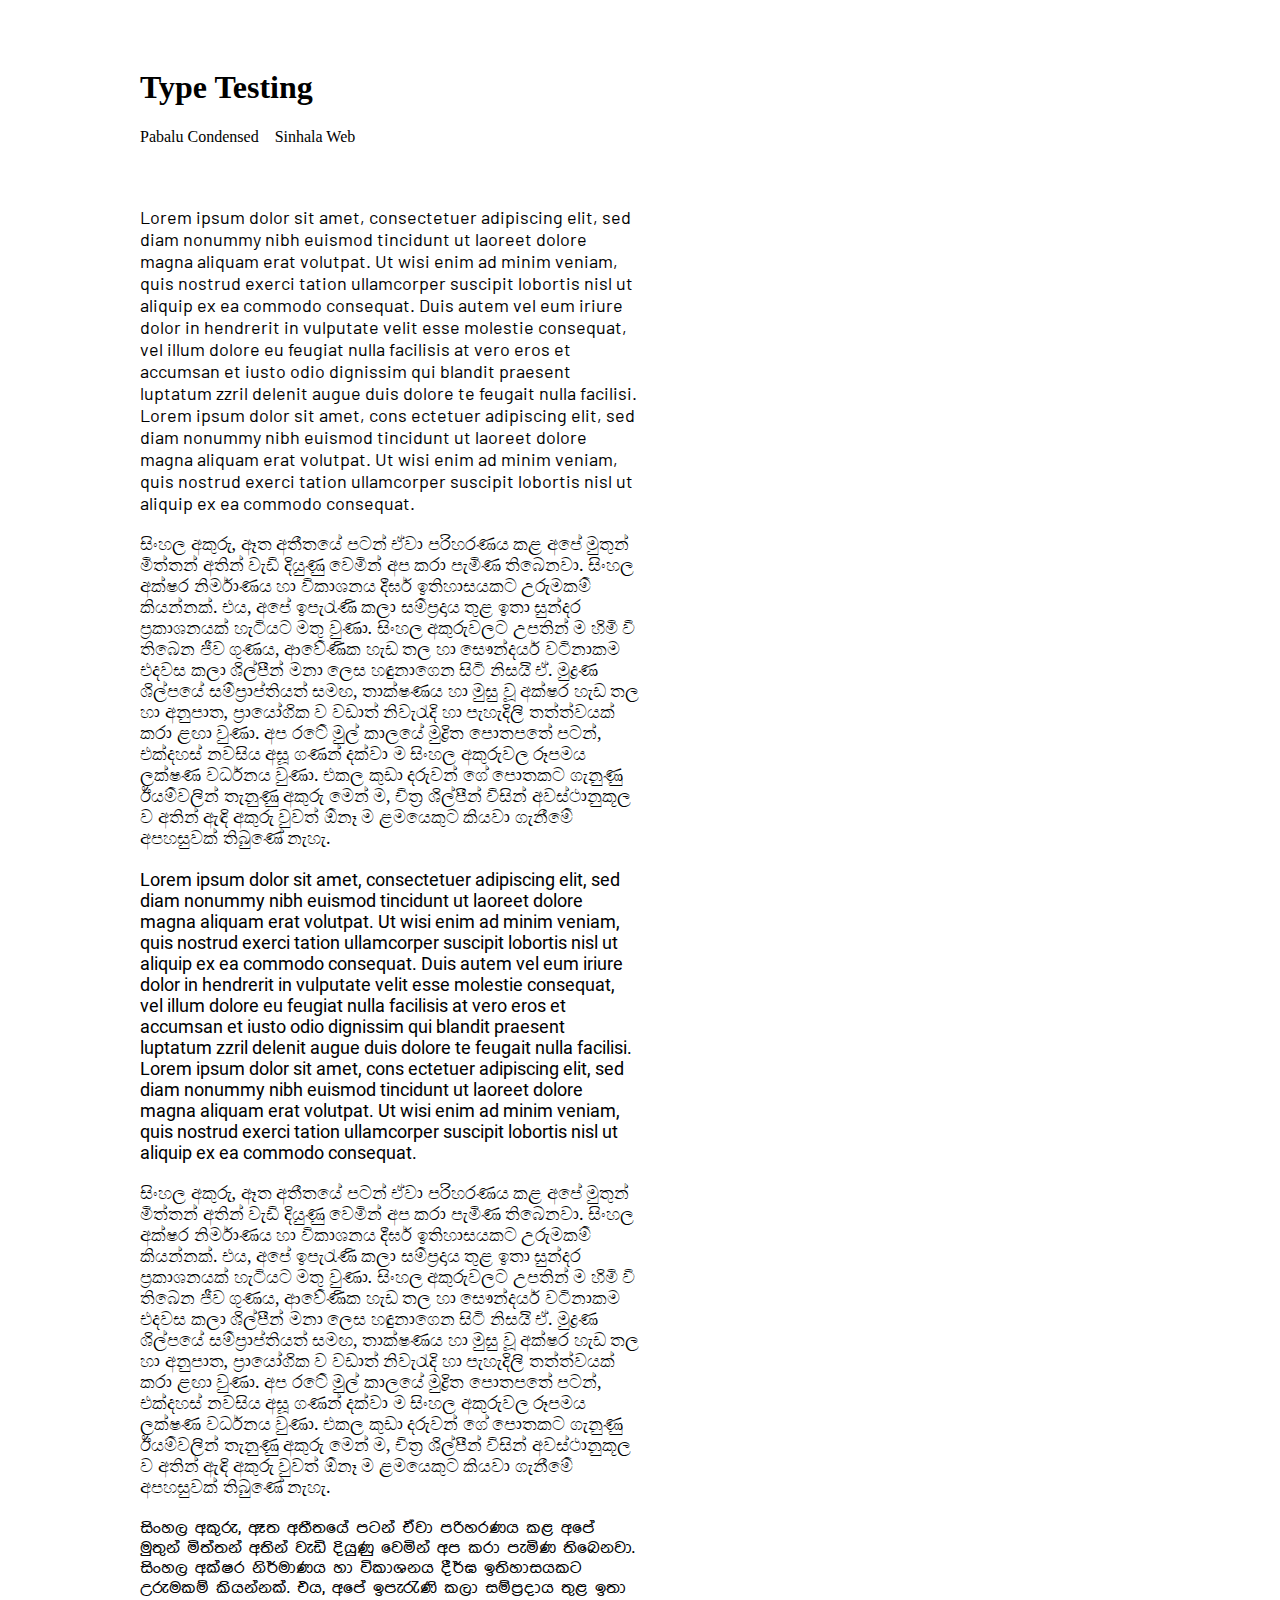
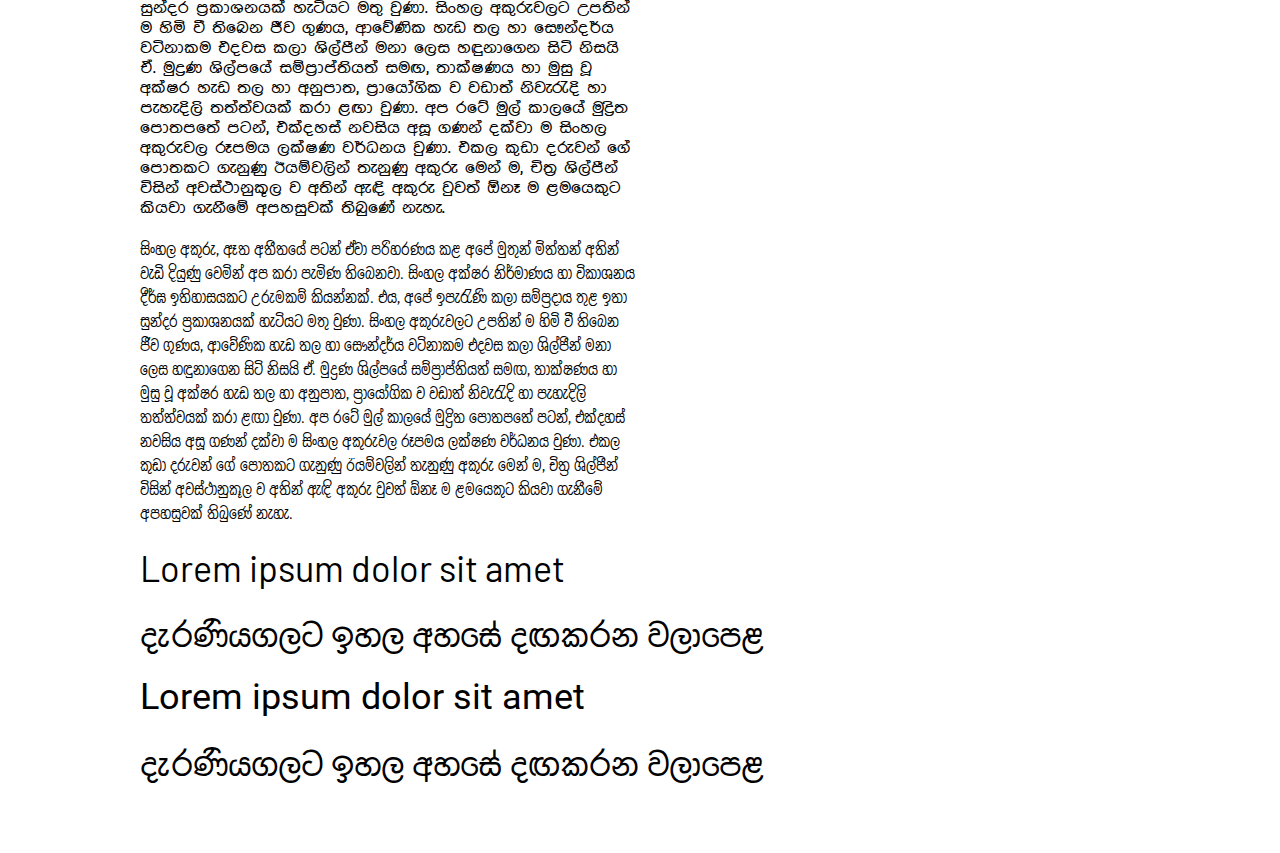
<file: pabalu.html>
<!DOCTYPE html>
<html lang="en">
<head>
    <meta name="viewport" content="width=device-width, initial-scale=1.0">
    <title>Type Test</title>
    <link rel="stylesheet" href="styles.css">
</head>
<body>
<header>
    <h1>Type Testing</h1>
    <nav>
        <a href="pabalu.html" class="nav-link">Pabalu Condensed</a>
        <a href="sinhala-web.html" class="nav-link">Sinhala Web</a>
    </nav>
</header>

<main>
    <div>
        <div class="text-wrap">
            <p class="source-sans">
                Lorem ipsum dolor sit amet, consectetuer adipiscing elit, sed diam nonummy nibh euismod tincidunt ut laoreet dolore magna aliquam erat volutpat. Ut wisi enim ad minim veniam, quis nostrud exerci tation ullamcorper suscipit lobortis nisl ut aliquip ex ea commodo consequat. Duis autem vel eum iriure dolor in hendrerit in vulputate velit esse molestie consequat, vel illum dolore eu feugiat nulla facilisis at vero eros et accumsan et iusto odio dignissim qui blandit praesent luptatum zzril delenit augue duis dolore te feugait nulla facilisi. Lorem ipsum dolor sit amet, cons ectetuer adipiscing elit, sed diam nonummy nibh euismod tincidunt ut laoreet dolore magna aliquam erat volutpat. Ut wisi enim ad minim veniam, quis nostrud exerci tation ullamcorper suscipit lobortis nisl ut aliquip ex ea commodo consequat. 
            </p>
            <p class="pabalu">
                සිංහල අකුරු, ඈත අතීතයේ පටන් ඒවා පරිහරණය කළ අපේ මුතුන් මිත්තන් අතින් වැඩි දියුණු වෙමින් අප කරා පැමිණ තිබෙනවා. සිංහල අක්ෂර නිර්මාණය හා විකාශනය දීර්ඝ ඉතිහාසයකට උරුමකම් කියන්නක්. එය, අපේ ඉපැරැණි කලා සම්ප්‍රදාය තුළ ඉතා සුන්දර ප්‍රකාශනයක් හැටියට මතු වුණා. සිංහල අකුරුවලට උපතින් ම හිමි වී තිබෙන ජීව ගුණය, ආවේණික හැඩ තල හා සෞන්දර්ය වටිනාකම එදවස කලා ශිල්පීන් මනා ලෙස හඳුනාගෙන සිටි නිසයි ඒ. මුද්‍රණ ශිල්පයේ සම්ප්‍රාප්තියත් සමඟ, තාක්ෂණය හා මුසු වූ අක්ෂර හැඩ තල හා අනුපාත, ප්‍රායෝගික ව වඩාත් නිවැරැදි හා පැහැදිලි තත්ත්වයක් කරා ළඟා වුණා. අප රටේ මුල් කාලයේ මුද්‍රිත පොතපතේ පටන්, එක්දහස් නවසිය අසූ ගණන් දක්වා ම සිංහල අකුරුවල රූපමය ලක්ෂණ වර්ධනය වුණා. එකල කුඩා දරුවන් ගේ පොතකට ගැනුණු ඊයම්වලින් තැනුණු අකුරු මෙන් ම, චිත්‍ර ශිල්පීන් විසින් අවස්ථානුකූල ව අතින් ඇඳි අකුරු වුවත් ඕනෑ ම ළමයෙකුට කියවා ගැනීමේ අපහසුවක් තිබුණේ නැහැ.
            </p>
        </div>
    
        <div class="text-wrap">
            <p class="roboto">
                Lorem ipsum dolor sit amet, consectetuer adipiscing elit, sed diam nonummy nibh euismod tincidunt ut laoreet dolore magna aliquam erat volutpat. Ut wisi enim ad minim veniam, quis nostrud exerci tation ullamcorper suscipit lobortis nisl ut aliquip ex ea commodo consequat. Duis autem vel eum iriure dolor in hendrerit in vulputate velit esse molestie consequat, vel illum dolore eu feugiat nulla facilisis at vero eros et accumsan et iusto odio dignissim qui blandit praesent luptatum zzril delenit augue duis dolore te feugait nulla facilisi. Lorem ipsum dolor sit amet, cons ectetuer adipiscing elit, sed diam nonummy nibh euismod tincidunt ut laoreet dolore magna aliquam erat volutpat. Ut wisi enim ad minim veniam, quis nostrud exerci tation ullamcorper suscipit lobortis nisl ut aliquip ex ea commodo consequat. 
            </p>
            <p class="pabalu">
                සිංහල අකුරු, ඈත අතීතයේ පටන් ඒවා පරිහරණය කළ අපේ මුතුන් මිත්තන් අතින් වැඩි දියුණු වෙමින් අප කරා පැමිණ තිබෙනවා. සිංහල අක්ෂර නිර්මාණය හා විකාශනය දීර්ඝ ඉතිහාසයකට උරුමකම් කියන්නක්. එය, අපේ ඉපැරැණි කලා සම්ප්‍රදාය තුළ ඉතා සුන්දර ප්‍රකාශනයක් හැටියට මතු වුණා. සිංහල අකුරුවලට උපතින් ම හිමි වී තිබෙන ජීව ගුණය, ආවේණික හැඩ තල හා සෞන්දර්ය වටිනාකම එදවස කලා ශිල්පීන් මනා ලෙස හඳුනාගෙන සිටි නිසයි ඒ. මුද්‍රණ ශිල්පයේ සම්ප්‍රාප්තියත් සමඟ, තාක්ෂණය හා මුසු වූ අක්ෂර හැඩ තල හා අනුපාත, ප්‍රායෝගික ව වඩාත් නිවැරැදි හා පැහැදිලි තත්ත්වයක් කරා ළඟා වුණා. අප රටේ මුල් කාලයේ මුද්‍රිත පොතපතේ පටන්, එක්දහස් නවසිය අසූ ගණන් දක්වා ම සිංහල අකුරුවල රූපමය ලක්ෂණ වර්ධනය වුණා. එකල කුඩා දරුවන් ගේ පොතකට ගැනුණු ඊයම්වලින් තැනුණු අකුරු මෙන් ම, චිත්‍ර ශිල්පීන් විසින් අවස්ථානුකූල ව අතින් ඇඳි අකුරු වුවත් ඕනෑ ම ළමයෙකුට කියවා ගැනීමේ අපහසුවක් තිබුණේ නැහැ.
            </p>
            <p class="malithi">
                සිංහල අකුරු, ඈත අතීතයේ පටන් ඒවා පරිහරණය කළ අපේ මුතුන් මිත්තන් අතින් වැඩි දියුණු වෙමින් අප කරා පැමිණ තිබෙනවා. සිංහල අක්ෂර නිර්මාණය හා විකාශනය දීර්ඝ ඉතිහාසයකට උරුමකම් කියන්නක්. එය, අපේ ඉපැරැණි කලා සම්ප්‍රදාය තුළ ඉතා සුන්දර ප්‍රකාශනයක් හැටියට මතු වුණා. සිංහල අකුරුවලට උපතින් ම හිමි වී තිබෙන ජීව ගුණය, ආවේණික හැඩ තල හා සෞන්දර්ය වටිනාකම එදවස කලා ශිල්පීන් මනා ලෙස හඳුනාගෙන සිටි නිසයි ඒ. මුද්‍රණ ශිල්පයේ සම්ප්‍රාප්තියත් සමඟ, තාක්ෂණය හා මුසු වූ අක්ෂර හැඩ තල හා අනුපාත, ප්‍රායෝගික ව වඩාත් නිවැරැදි හා පැහැදිලි තත්ත්වයක් කරා ළඟා වුණා. අප රටේ මුල් කාලයේ මුද්‍රිත පොතපතේ පටන්, එක්දහස් නවසිය අසූ ගණන් දක්වා ම සිංහල අකුරුවල රූපමය ලක්ෂණ වර්ධනය වුණා. එකල කුඩා දරුවන් ගේ පොතකට ගැනුණු ඊයම්වලින් තැනුණු අකුරු මෙන් ම, චිත්‍ර ශිල්පීන් විසින් අවස්ථානුකූල ව අතින් ඇඳි අකුරු වුවත් ඕනෑ ම ළමයෙකුට කියවා ගැනීමේ අපහසුවක් තිබුණේ නැහැ.
            </p>
            <p class="yaldevi">
                සිංහල අකුරු, ඈත අතීතයේ පටන් ඒවා පරිහරණය කළ අපේ මුතුන් මිත්තන් අතින් වැඩි දියුණු වෙමින් අප කරා පැමිණ තිබෙනවා. සිංහල අක්ෂර නිර්මාණය හා විකාශනය දීර්ඝ ඉතිහාසයකට උරුමකම් කියන්නක්. එය, අපේ ඉපැරැණි කලා සම්ප්‍රදාය තුළ ඉතා සුන්දර ප්‍රකාශනයක් හැටියට මතු වුණා. සිංහල අකුරුවලට උපතින් ම හිමි වී තිබෙන ජීව ගුණය, ආවේණික හැඩ තල හා සෞන්දර්ය වටිනාකම එදවස කලා ශිල්පීන් මනා ලෙස හඳුනාගෙන සිටි නිසයි ඒ. මුද්‍රණ ශිල්පයේ සම්ප්‍රාප්තියත් සමඟ, තාක්ෂණය හා මුසු වූ අක්ෂර හැඩ තල හා අනුපාත, ප්‍රායෝගික ව වඩාත් නිවැරැදි හා පැහැදිලි තත්ත්වයක් කරා ළඟා වුණා. අප රටේ මුල් කාලයේ මුද්‍රිත පොතපතේ පටන්, එක්දහස් නවසිය අසූ ගණන් දක්වා ම සිංහල අකුරුවල රූපමය ලක්ෂණ වර්ධනය වුණා. එකල කුඩා දරුවන් ගේ පොතකට ගැනුණු ඊයම්වලින් තැනුණු අකුරු මෙන් ම, චිත්‍ර ශිල්පීන් විසින් අවස්ථානුකූල ව අතින් ඇඳි අකුරු වුවත් ඕනෑ ම ළමයෙකුට කියවා ගැනීමේ අපහසුවක් තිබුණේ නැහැ.
            </p>
        </div>
    </div>
    
    <div>
        <p class="display source-sans">Lorem ipsum dolor sit amet</p1>
    
        <p class="display sinhalaweb">දැරණියගලට ඉහල අහසේ දඟකරන වලාපෙළ</p>
    
        <p class="display roboto">Lorem ipsum dolor sit amet</p>
    
        <p class="display sinhalaweb">දැරණියගලට ඉහල අහසේ දඟකරන වලාපෙළ</p>
    </div>
</main>

</body>
</html>
</file>
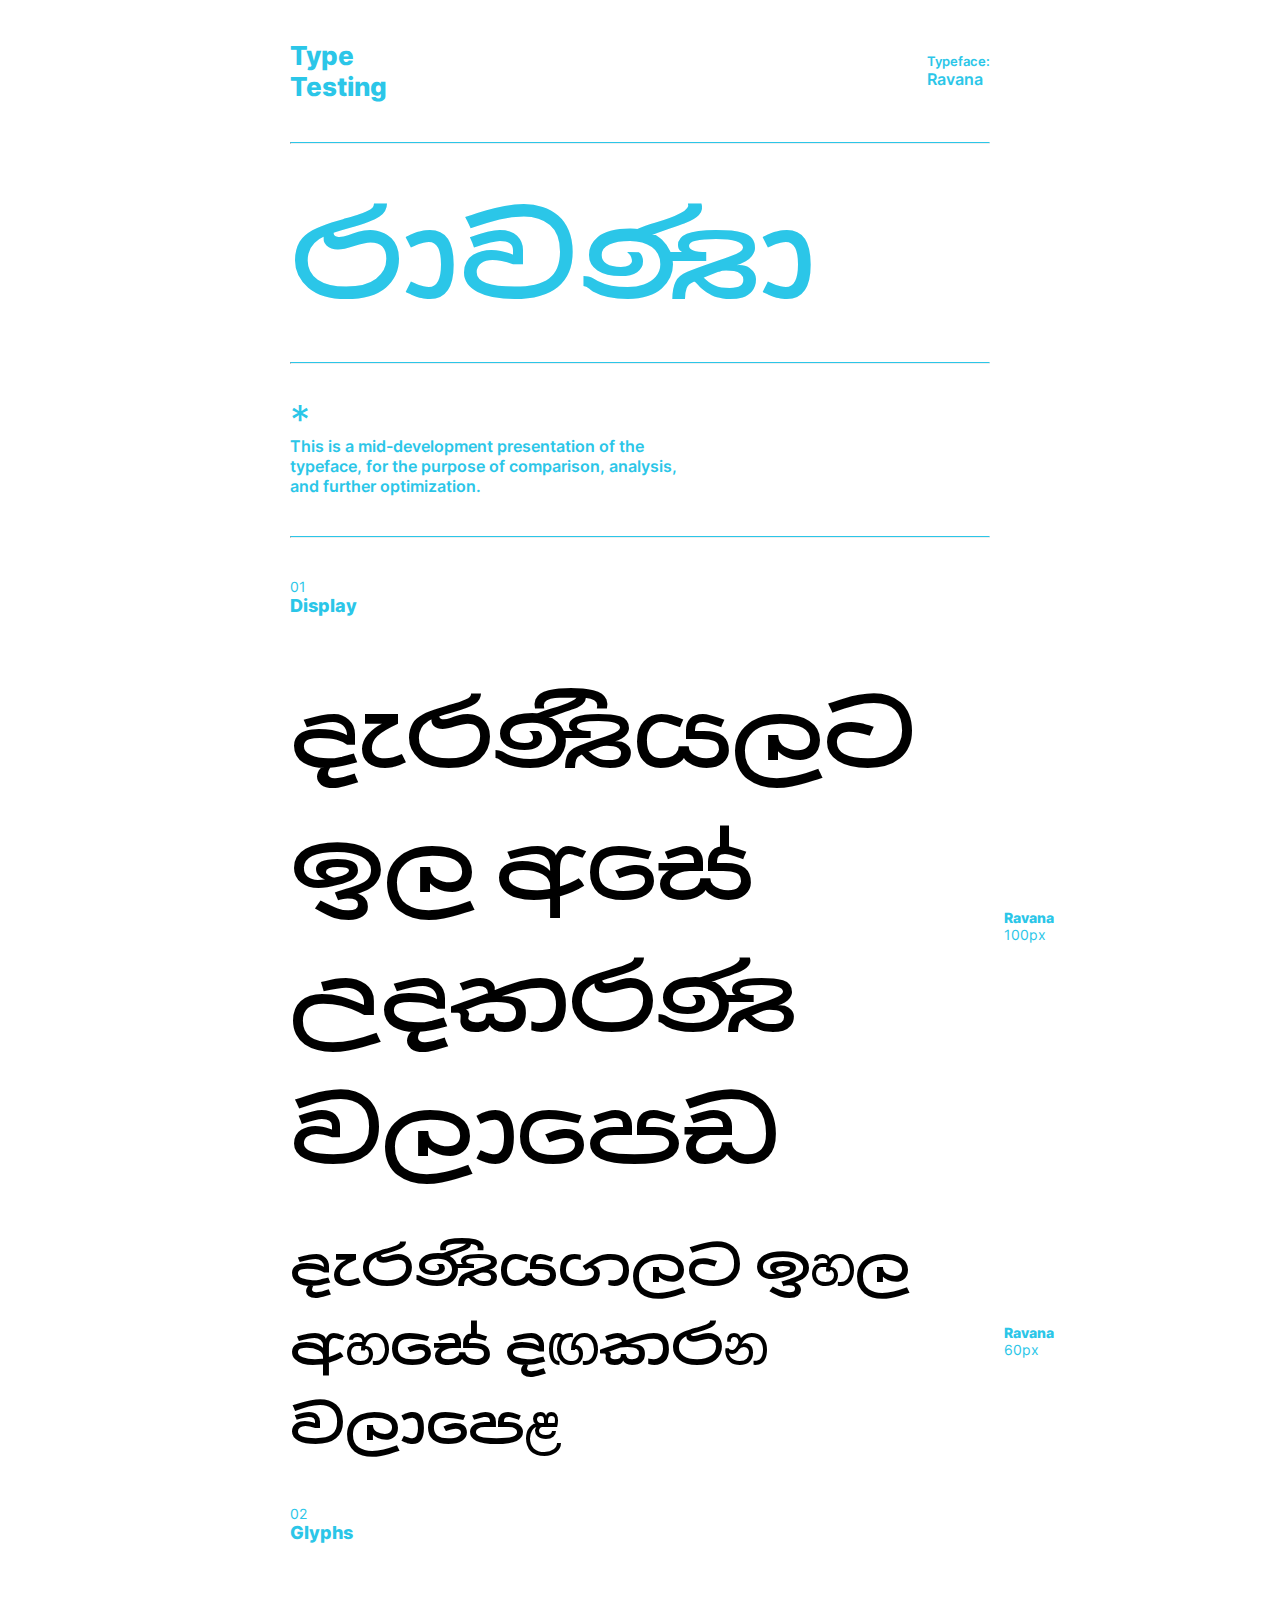
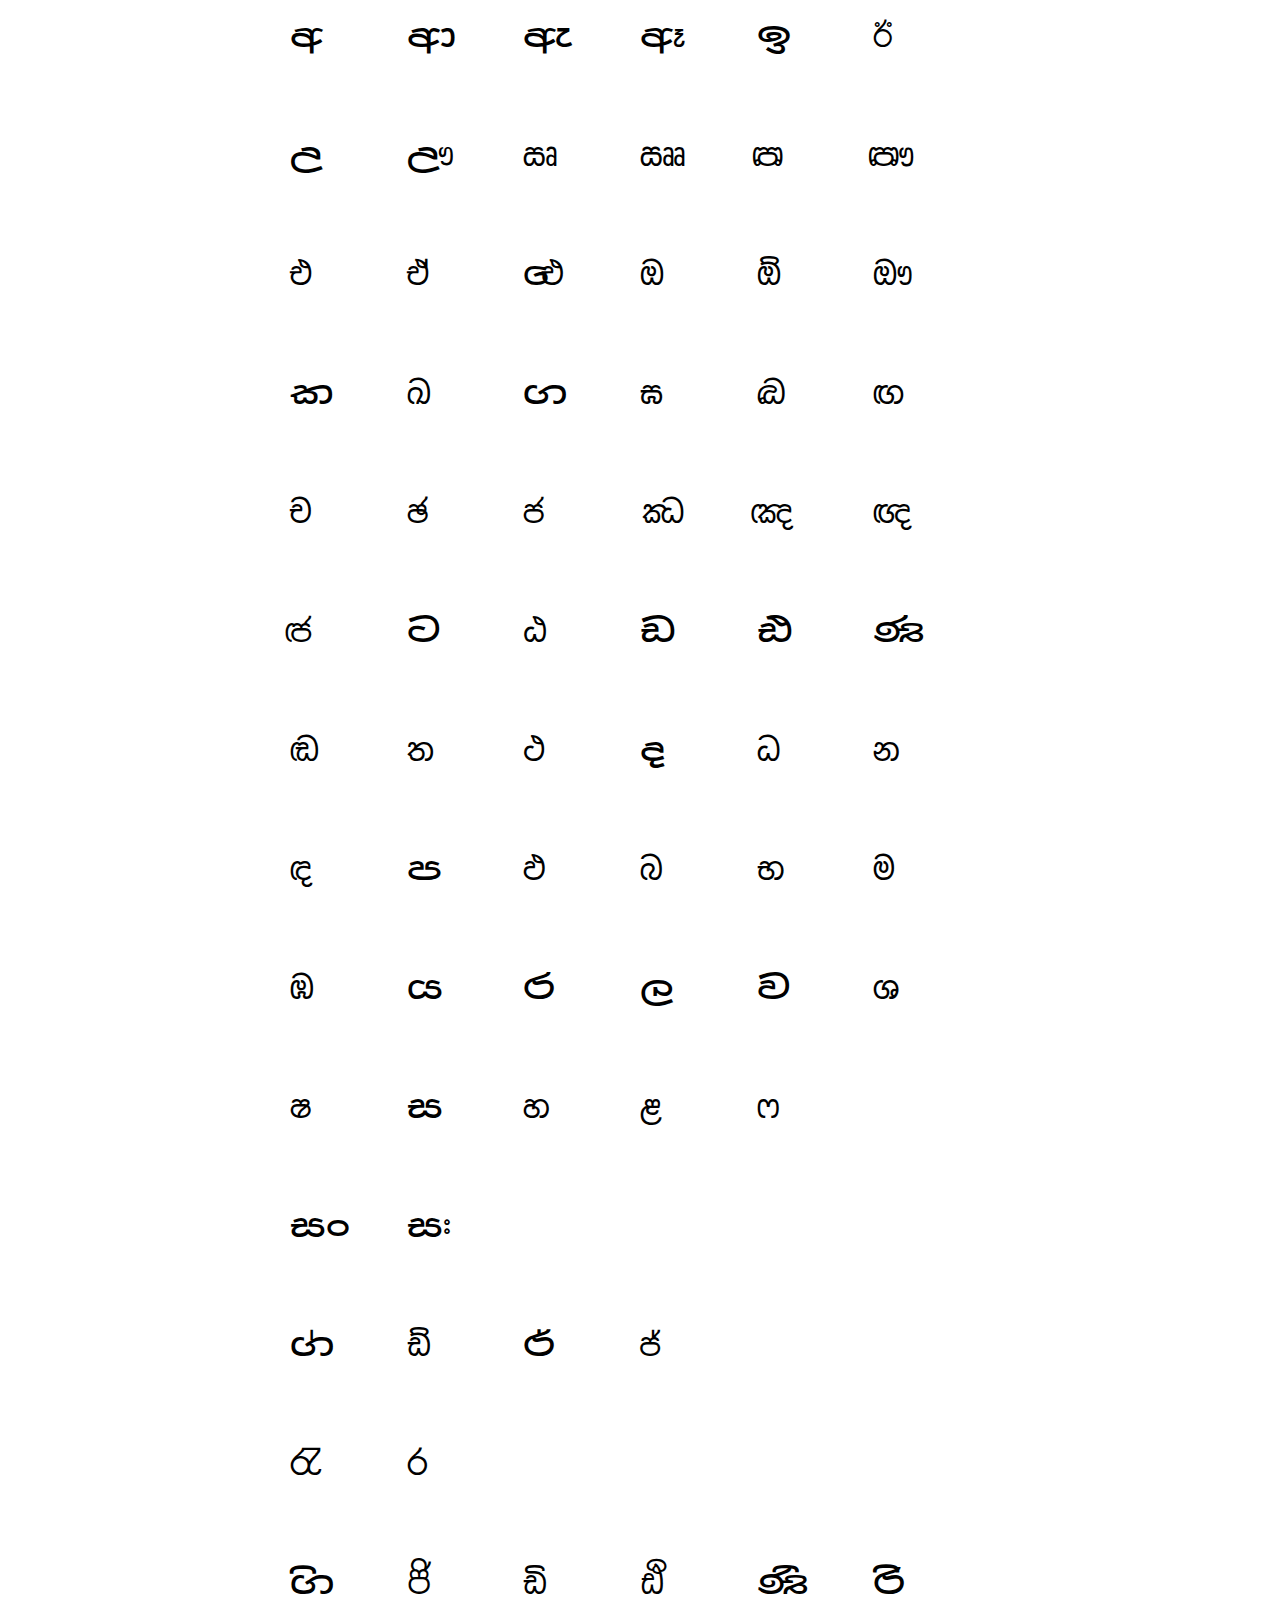
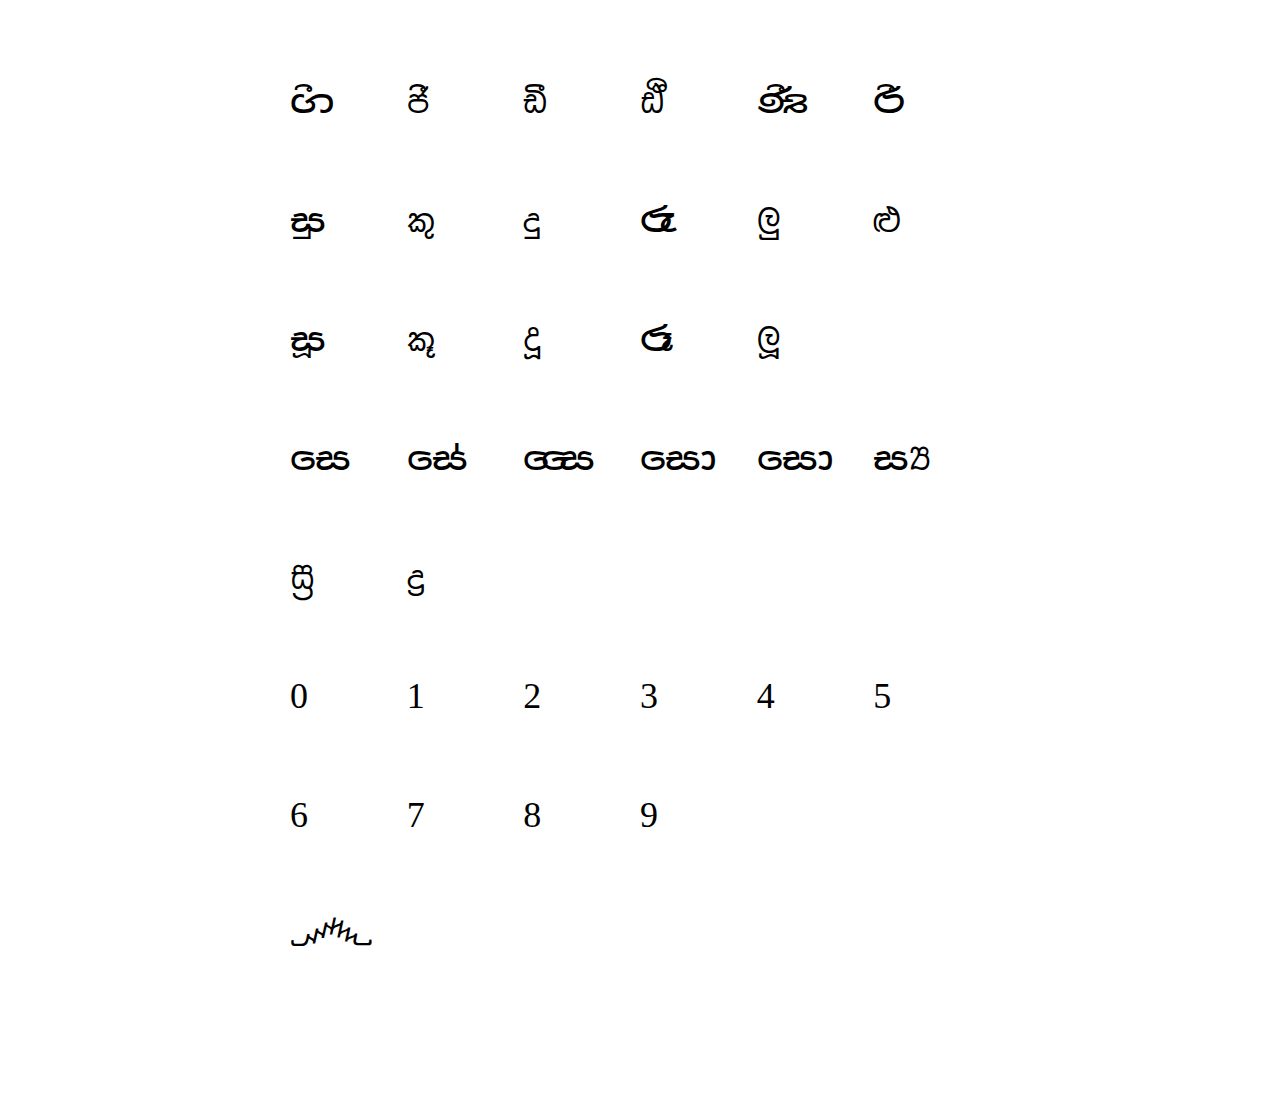
<file: ravana.html>
<!DOCTYPE html>
<html lang="en">
<head>
    <meta name="viewport" content="width=device-width, initial-scale=1.0">
    <title>Ravana | Type Test</title>
    <link rel="stylesheet" href="css/global-styles.css">
    <link rel="stylesheet" href="css/ravana-styles.css">
</head>
<body id="ravana-page" class="font-page">

    <header>
        <div class="head-wrap body-width">
            <a href="index.html" class="logo">Type<br>Testing</a>
            <div class="font-info">
                <p>Typeface:</p>
                <h4>Ravana</h4>
            </div>
        </div>
    </header>

    <main >
        <div class="body-width">
            <hr class="divider">
            <div class="font-name-title">
                <h1 class="ravana">රාවණා</h1>
            </div>
            <hr class="divider">
            <div class="note-wrap">
                <p class="note-mark">*</p>
                <p class="note-text">
                    This is a mid-development presentation of the typeface, for the purpose of comparison, analysis, and further optimization.
                </p>
            </div>
            <hr class="divider">

            <div class="section">

                <div class="section-title">
                    <p>01</p>
                    <h3>Display</h3>
                </div>

                <div class="para-wrap">
                    <p class="test-phrase ravana large">
                        දැරණියලට ඉල අසේ උදකරණ වලාපෙඩ
                    </p>
                    <div class="para-info">
                        <p class="para-font">Ravana</p>
                        <p class="para-font-size">100px</p>
                    </div>
                </div>

                <div class="para-wrap">
                    <p class="test-phrase ravana">
                        දැරණියගලට ඉහල අහසේ දඟකරන වලාපෙළ
                    </p>
                    <div class="para-info">
                        <p class="para-font">Ravana</p>
                        <p class="para-font-size">60px</p>
                    </div>
                </div>

            </div>
            
            <div class="section">

                <div class="section-title">
                    <p>02</p>
                    <h3>Glyphs</h3>
                </div>

                <div class="glyph-list">
                    <div class="glyph-group">
                        <p class="glyph">අ</p>
                        <p class="glyph">ආ</p>
                        <p class="glyph">ඇ</p>
                        <p class="glyph">ඈ</p>
                        <p class="glyph">ඉ</p>
                        <p class="glyph">ඊ</p>
                        <p class="glyph">උ</p>
                        <p class="glyph">ඌ</p>
                        <p class="glyph">ඍ</p>
                        <p class="glyph">ඎ</p>
                        <p class="glyph">ඏ</p>
                        <p class="glyph">ඐ</p>
                        <p class="glyph">එ</p>
                        <p class="glyph">ඒ</p>
                        <p class="glyph">ඓ</p>
                        <p class="glyph">ඔ</p>
                        <p class="glyph">ඕ</p>
                        <p class="glyph">ඖ</p>
                    </div>
                    <div class="glyph-group">
                        <p class="glyph">ක</p>
                        <p class="glyph">ඛ</p>
                        <p class="glyph">ග</p>
                        <p class="glyph">ඝ</p>
                        <p class="glyph">ඞ</p>
                        <p class="glyph">ඟ</p>
                        <p class="glyph">ච</p>
                        <p class="glyph">ඡ</p>
                        <p class="glyph">ජ</p>
                        <p class="glyph">ඣ</p>
                        <p class="glyph">ඤ</p>
                        <p class="glyph">ඥ</p>
                        <p class="glyph">ඦ</p>
                        <p class="glyph">ට</p>
                        <p class="glyph">ඨ</p>
                        <p class="glyph">ඩ</p>
                        <p class="glyph">ඪ</p>
                        <p class="glyph">ණ</p>
                        <p class="glyph">ඬ</p>
                        <p class="glyph">ත</p>
                        <p class="glyph">ථ</p>
                        <p class="glyph">ද</p>
                        <p class="glyph">ධ</p>
                        <p class="glyph">න</p>
                        <p class="glyph">ඳ</p>
                        <p class="glyph">ප</p>
                        <p class="glyph">ඵ</p>
                        <p class="glyph">බ</p>
                        <p class="glyph">භ</p>
                        <p class="glyph">ම</p>
                        <p class="glyph">ඹ</p>
                        <p class="glyph">ය</p>
                        <p class="glyph">ර</p>
                        <p class="glyph">ල</p>
                        <p class="glyph">ව</p>
                        <p class="glyph">ශ</p>
                        <p class="glyph">ෂ</p>
                        <p class="glyph">ස</p>
                        <p class="glyph">හ</p>
                        <p class="glyph">ළ</p>
                        <p class="glyph">ෆ</p>
                    </div>
                    <div class="glyph-group">
                        <p class="glyph">සං</p>
                        <p class="glyph">සඃ</p>
                    </div>
                    <div class="glyph-group">
                        <p class="glyph">ග්</p>
                        <p class="glyph">ඩ්</p>
                        <p class="glyph">ර්</p>
                        <p class="glyph">ජ්</p>
                    </div>
                    <div class="glyph-group">
                        <p class="glyph">රැ</p>
                        <p class="glyph">රෑ</p>
                    </div>
                    <div class="glyph-group">
                        <p class="glyph">ගි</p>
                        <p class="glyph">ජි</p>
                        <p class="glyph">ඩි</p>
                        <p class="glyph">ඪි</p>
                        <p class="glyph">ණි</p>
                        <p class="glyph">රි</p>
                    </div>
                    <div class="glyph-group">
                        <p class="glyph">ගී</p>
                        <p class="glyph">ජී</p>
                        <p class="glyph">ඩී</p>
                        <p class="glyph">ඪී</p>
                        <p class="glyph">ණී</p>
                        <p class="glyph">රී</p>
                    </div>
                    <div class="glyph-group">
                        <p class="glyph">සු</p>
                        <p class="glyph">කු</p>
                        <p class="glyph">දු</p>
                        <p class="glyph">රු</p>
                        <p class="glyph">ලු</p>
                        <p class="glyph">ළු</p>
                    </div>
                    <div class="glyph-group">
                        <p class="glyph">සූ</p>
                        <p class="glyph">කූ</p>
                        <p class="glyph">දූ</p>
                        <p class="glyph">රූ</p>
                        <p class="glyph">ලූ</p>
                    </div>
                    <div class="glyph-group">
                        <p class="glyph">ස‌ෙ</p>
                        <p class="glyph">සේ</p>
                        <p class="glyph">සෛ</p>
                        <p class="glyph">සො</p>
                        <p class="glyph">සෝ</p>
                        <p class="glyph">ස්‍ය</p>
                    </div>
                    <div class="glyph-group">
                        <p class="glyph">ස්‍ර</p>
                        <p class="glyph">ද්‍ර</p>
                    </div>
                    <div class="glyph-group">
                        <p class="glyph">0</p>
                        <p class="glyph">1</p>
                        <p class="glyph">2</p>
                        <p class="glyph">3</p>
                        <p class="glyph">4</p>
                        <p class="glyph">5</p>
                        <p class="glyph">6</p>
                        <p class="glyph">7</p>
                        <p class="glyph">8</p>
                        <p class="glyph">9</p>
                    </div>
                    <div class="glyph-group">
                        <p class="glyph">෴</p>
                    </div>
                </div>

            </div>

            <!--
            <div class="subtitle-sizes">
                <p class="source-sans">Lorem ipsum dolor sit amet</p1>
            
                <p class="awaragira">දැරණියගලට ඉහල අහසේ දඟකරන වලාපෙළ</p>
            
                <p class="roboto">Lorem ipsum dolor sit amet</p>
            
                <p class="awaragira">දැරණියගලට ඉහල අහසේ දඟකරන වලාපෙළ</p>
            </div>

        -->
        </div>
    </main>

</body>
</html>
</file>
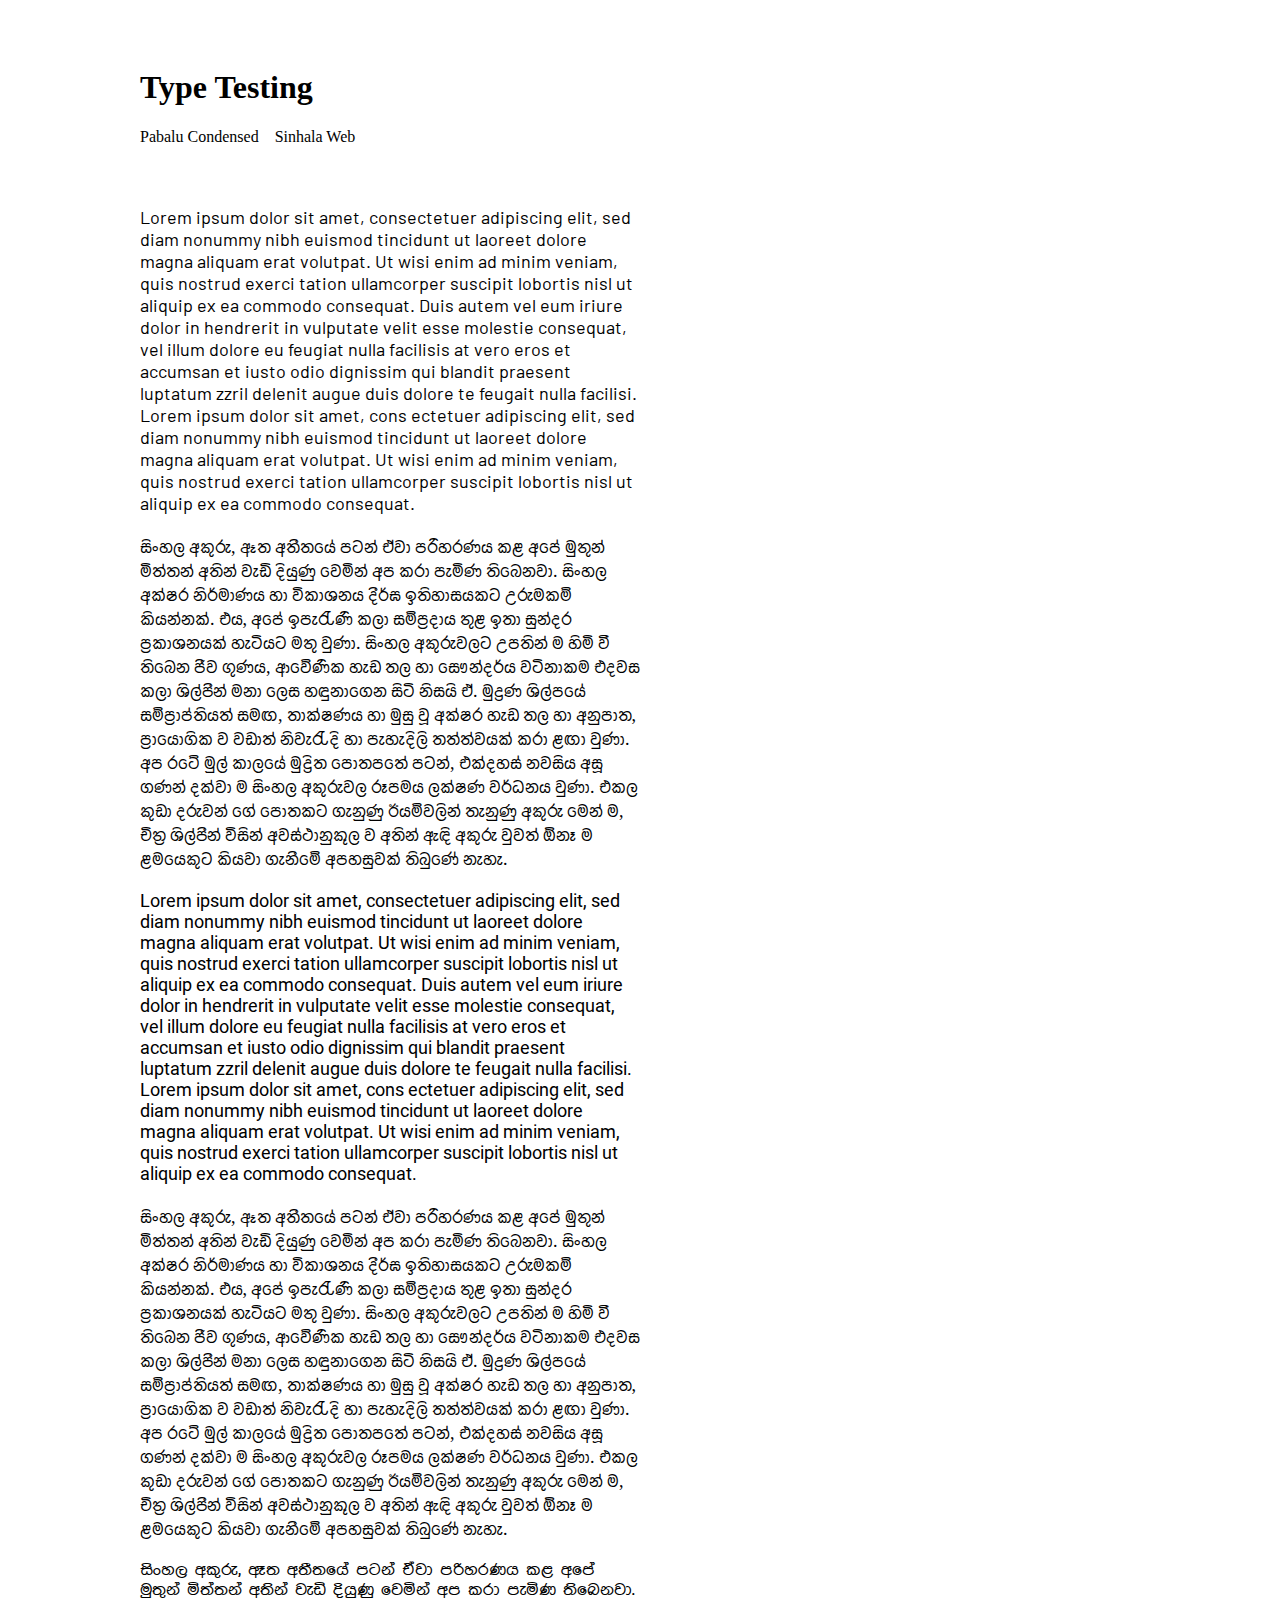
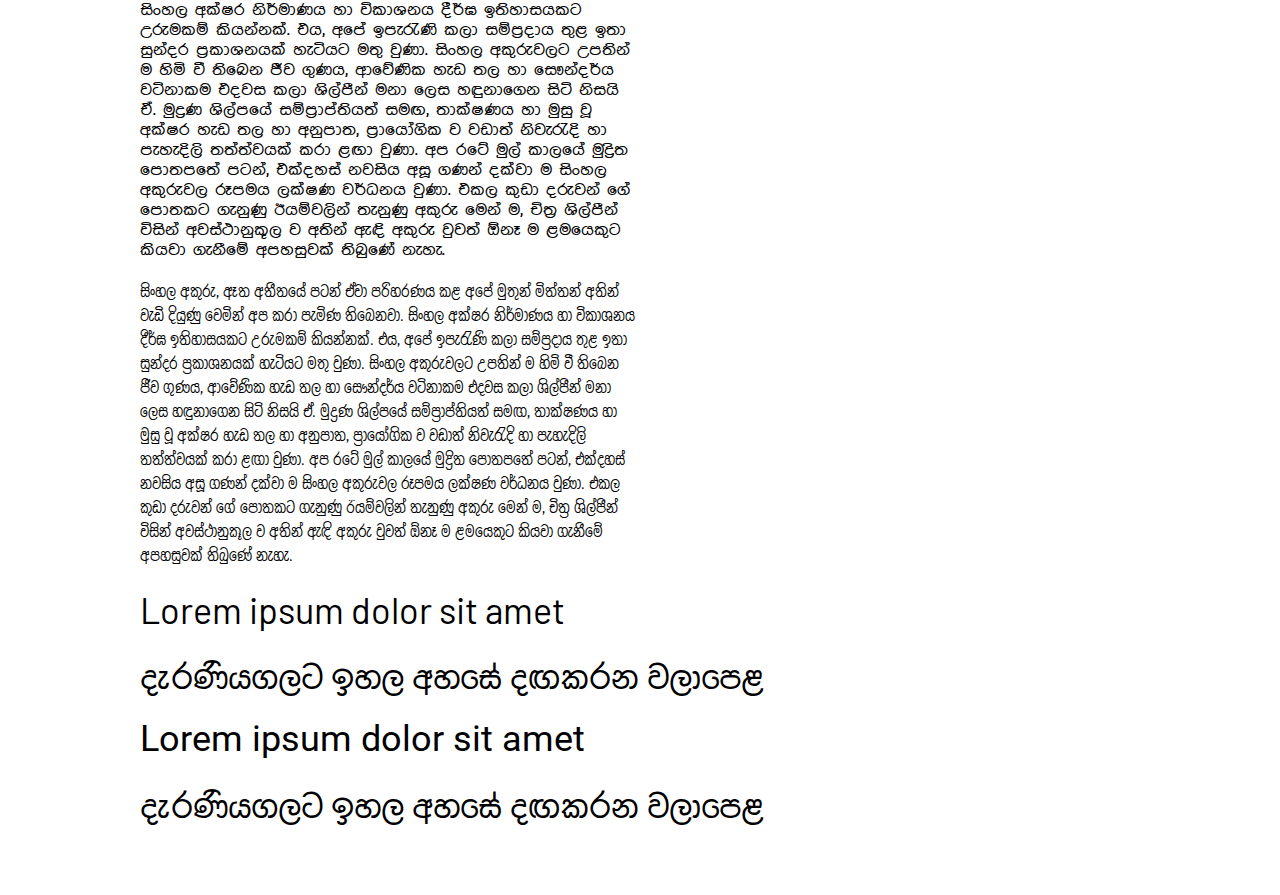
<file: sinhala-web.html>
<!DOCTYPE html>
<html lang="en">
<head>
    <meta name="viewport" content="width=device-width, initial-scale=1.0">
    <title>Type Test</title>
    <link rel="stylesheet" href="styles.css">
</head>
<body>
<header>
    <h1>Type Testing</h1>
    <nav>
        <a href="pabalu.html" class="nav-link">Pabalu Condensed</a>
        <a href="sinhala-web.html" class="nav-link">Sinhala Web</a>
    </nav>
</header>

<main>
    <div>
        <div class="text-wrap">
            <p class="source-sans">
                Lorem ipsum dolor sit amet, consectetuer adipiscing elit, sed diam nonummy nibh euismod tincidunt ut laoreet dolore magna aliquam erat volutpat. Ut wisi enim ad minim veniam, quis nostrud exerci tation ullamcorper suscipit lobortis nisl ut aliquip ex ea commodo consequat. Duis autem vel eum iriure dolor in hendrerit in vulputate velit esse molestie consequat, vel illum dolore eu feugiat nulla facilisis at vero eros et accumsan et iusto odio dignissim qui blandit praesent luptatum zzril delenit augue duis dolore te feugait nulla facilisi. Lorem ipsum dolor sit amet, cons ectetuer adipiscing elit, sed diam nonummy nibh euismod tincidunt ut laoreet dolore magna aliquam erat volutpat. Ut wisi enim ad minim veniam, quis nostrud exerci tation ullamcorper suscipit lobortis nisl ut aliquip ex ea commodo consequat. 
            </p>
            <p class="sinhalaweb">
                සිංහල අකුරු, ඈත අතීතයේ පටන් ඒවා පරිහරණය කළ අපේ මුතුන් මිත්තන් අතින් වැඩි දියුණු වෙමින් අප කරා පැමිණ තිබෙනවා. සිංහල අක්ෂර නිර්මාණය හා විකාශනය දීර්ඝ ඉතිහාසයකට උරුමකම් කියන්නක්. එය, අපේ ඉපැරැණි කලා සම්ප්‍රදාය තුළ ඉතා සුන්දර ප්‍රකාශනයක් හැටියට මතු වුණා. සිංහල අකුරුවලට උපතින් ම හිමි වී තිබෙන ජීව ගුණය, ආවේණික හැඩ තල හා සෞන්දර්ය වටිනාකම එදවස කලා ශිල්පීන් මනා ලෙස හඳුනාගෙන සිටි නිසයි ඒ. මුද්‍රණ ශිල්පයේ සම්ප්‍රාප්තියත් සමඟ, තාක්ෂණය හා මුසු වූ අක්ෂර හැඩ තල හා අනුපාත, ප්‍රායෝගික ව වඩාත් නිවැරැදි හා පැහැදිලි තත්ත්වයක් කරා ළඟා වුණා. අප රටේ මුල් කාලයේ මුද්‍රිත පොතපතේ පටන්, එක්දහස් නවසිය අසූ ගණන් දක්වා ම සිංහල අකුරුවල රූපමය ලක්ෂණ වර්ධනය වුණා. එකල කුඩා දරුවන් ගේ පොතකට ගැනුණු ඊයම්වලින් තැනුණු අකුරු මෙන් ම, චිත්‍ර ශිල්පීන් විසින් අවස්ථානුකූල ව අතින් ඇඳි අකුරු වුවත් ඕනෑ ම ළමයෙකුට කියවා ගැනීමේ අපහසුවක් තිබුණේ නැහැ.
            </p>
        </div>
    
        <div class="text-wrap">
            <p class="roboto">
                Lorem ipsum dolor sit amet, consectetuer adipiscing elit, sed diam nonummy nibh euismod tincidunt ut laoreet dolore magna aliquam erat volutpat. Ut wisi enim ad minim veniam, quis nostrud exerci tation ullamcorper suscipit lobortis nisl ut aliquip ex ea commodo consequat. Duis autem vel eum iriure dolor in hendrerit in vulputate velit esse molestie consequat, vel illum dolore eu feugiat nulla facilisis at vero eros et accumsan et iusto odio dignissim qui blandit praesent luptatum zzril delenit augue duis dolore te feugait nulla facilisi. Lorem ipsum dolor sit amet, cons ectetuer adipiscing elit, sed diam nonummy nibh euismod tincidunt ut laoreet dolore magna aliquam erat volutpat. Ut wisi enim ad minim veniam, quis nostrud exerci tation ullamcorper suscipit lobortis nisl ut aliquip ex ea commodo consequat. 
            </p>
            <p class="sinhalaweb">
                සිංහල අකුරු, ඈත අතීතයේ පටන් ඒවා පරිහරණය කළ අපේ මුතුන් මිත්තන් අතින් වැඩි දියුණු වෙමින් අප කරා පැමිණ තිබෙනවා. සිංහල අක්ෂර නිර්මාණය හා විකාශනය දීර්ඝ ඉතිහාසයකට උරුමකම් කියන්නක්. එය, අපේ ඉපැරැණි කලා සම්ප්‍රදාය තුළ ඉතා සුන්දර ප්‍රකාශනයක් හැටියට මතු වුණා. සිංහල අකුරුවලට උපතින් ම හිමි වී තිබෙන ජීව ගුණය, ආවේණික හැඩ තල හා සෞන්දර්ය වටිනාකම එදවස කලා ශිල්පීන් මනා ලෙස හඳුනාගෙන සිටි නිසයි ඒ. මුද්‍රණ ශිල්පයේ සම්ප්‍රාප්තියත් සමඟ, තාක්ෂණය හා මුසු වූ අක්ෂර හැඩ තල හා අනුපාත, ප්‍රායෝගික ව වඩාත් නිවැරැදි හා පැහැදිලි තත්ත්වයක් කරා ළඟා වුණා. අප රටේ මුල් කාලයේ මුද්‍රිත පොතපතේ පටන්, එක්දහස් නවසිය අසූ ගණන් දක්වා ම සිංහල අකුරුවල රූපමය ලක්ෂණ වර්ධනය වුණා. එකල කුඩා දරුවන් ගේ පොතකට ගැනුණු ඊයම්වලින් තැනුණු අකුරු මෙන් ම, චිත්‍ර ශිල්පීන් විසින් අවස්ථානුකූල ව අතින් ඇඳි අකුරු වුවත් ඕනෑ ම ළමයෙකුට කියවා ගැනීමේ අපහසුවක් තිබුණේ නැහැ.
            </p>
            <p class="malithi">
                සිංහල අකුරු, ඈත අතීතයේ පටන් ඒවා පරිහරණය කළ අපේ මුතුන් මිත්තන් අතින් වැඩි දියුණු වෙමින් අප කරා පැමිණ තිබෙනවා. සිංහල අක්ෂර නිර්මාණය හා විකාශනය දීර්ඝ ඉතිහාසයකට උරුමකම් කියන්නක්. එය, අපේ ඉපැරැණි කලා සම්ප්‍රදාය තුළ ඉතා සුන්දර ප්‍රකාශනයක් හැටියට මතු වුණා. සිංහල අකුරුවලට උපතින් ම හිමි වී තිබෙන ජීව ගුණය, ආවේණික හැඩ තල හා සෞන්දර්ය වටිනාකම එදවස කලා ශිල්පීන් මනා ලෙස හඳුනාගෙන සිටි නිසයි ඒ. මුද්‍රණ ශිල්පයේ සම්ප්‍රාප්තියත් සමඟ, තාක්ෂණය හා මුසු වූ අක්ෂර හැඩ තල හා අනුපාත, ප්‍රායෝගික ව වඩාත් නිවැරැදි හා පැහැදිලි තත්ත්වයක් කරා ළඟා වුණා. අප රටේ මුල් කාලයේ මුද්‍රිත පොතපතේ පටන්, එක්දහස් නවසිය අසූ ගණන් දක්වා ම සිංහල අකුරුවල රූපමය ලක්ෂණ වර්ධනය වුණා. එකල කුඩා දරුවන් ගේ පොතකට ගැනුණු ඊයම්වලින් තැනුණු අකුරු මෙන් ම, චිත්‍ර ශිල්පීන් විසින් අවස්ථානුකූල ව අතින් ඇඳි අකුරු වුවත් ඕනෑ ම ළමයෙකුට කියවා ගැනීමේ අපහසුවක් තිබුණේ නැහැ.
            </p>
            <p class="yaldevi">
                සිංහල අකුරු, ඈත අතීතයේ පටන් ඒවා පරිහරණය කළ අපේ මුතුන් මිත්තන් අතින් වැඩි දියුණු වෙමින් අප කරා පැමිණ තිබෙනවා. සිංහල අක්ෂර නිර්මාණය හා විකාශනය දීර්ඝ ඉතිහාසයකට උරුමකම් කියන්නක්. එය, අපේ ඉපැරැණි කලා සම්ප්‍රදාය තුළ ඉතා සුන්දර ප්‍රකාශනයක් හැටියට මතු වුණා. සිංහල අකුරුවලට උපතින් ම හිමි වී තිබෙන ජීව ගුණය, ආවේණික හැඩ තල හා සෞන්දර්ය වටිනාකම එදවස කලා ශිල්පීන් මනා ලෙස හඳුනාගෙන සිටි නිසයි ඒ. මුද්‍රණ ශිල්පයේ සම්ප්‍රාප්තියත් සමඟ, තාක්ෂණය හා මුසු වූ අක්ෂර හැඩ තල හා අනුපාත, ප්‍රායෝගික ව වඩාත් නිවැරැදි හා පැහැදිලි තත්ත්වයක් කරා ළඟා වුණා. අප රටේ මුල් කාලයේ මුද්‍රිත පොතපතේ පටන්, එක්දහස් නවසිය අසූ ගණන් දක්වා ම සිංහල අකුරුවල රූපමය ලක්ෂණ වර්ධනය වුණා. එකල කුඩා දරුවන් ගේ පොතකට ගැනුණු ඊයම්වලින් තැනුණු අකුරු මෙන් ම, චිත්‍ර ශිල්පීන් විසින් අවස්ථානුකූල ව අතින් ඇඳි අකුරු වුවත් ඕනෑ ම ළමයෙකුට කියවා ගැනීමේ අපහසුවක් තිබුණේ නැහැ.
            </p>
        </div>
    </div>
    
    <div>
        <p class="display source-sans">Lorem ipsum dolor sit amet</p1>
    
        <p class="display sinhalaweb">දැරණියගලට ඉහල අහසේ දඟකරන වලාපෙළ</p>
    
        <p class="display roboto">Lorem ipsum dolor sit amet</p>
    
        <p class="display sinhalaweb">දැරණියගලට ඉහල අහසේ දඟකරන වලාපෙළ</p>
    </div>
</main>

</body>
</html>
</file>
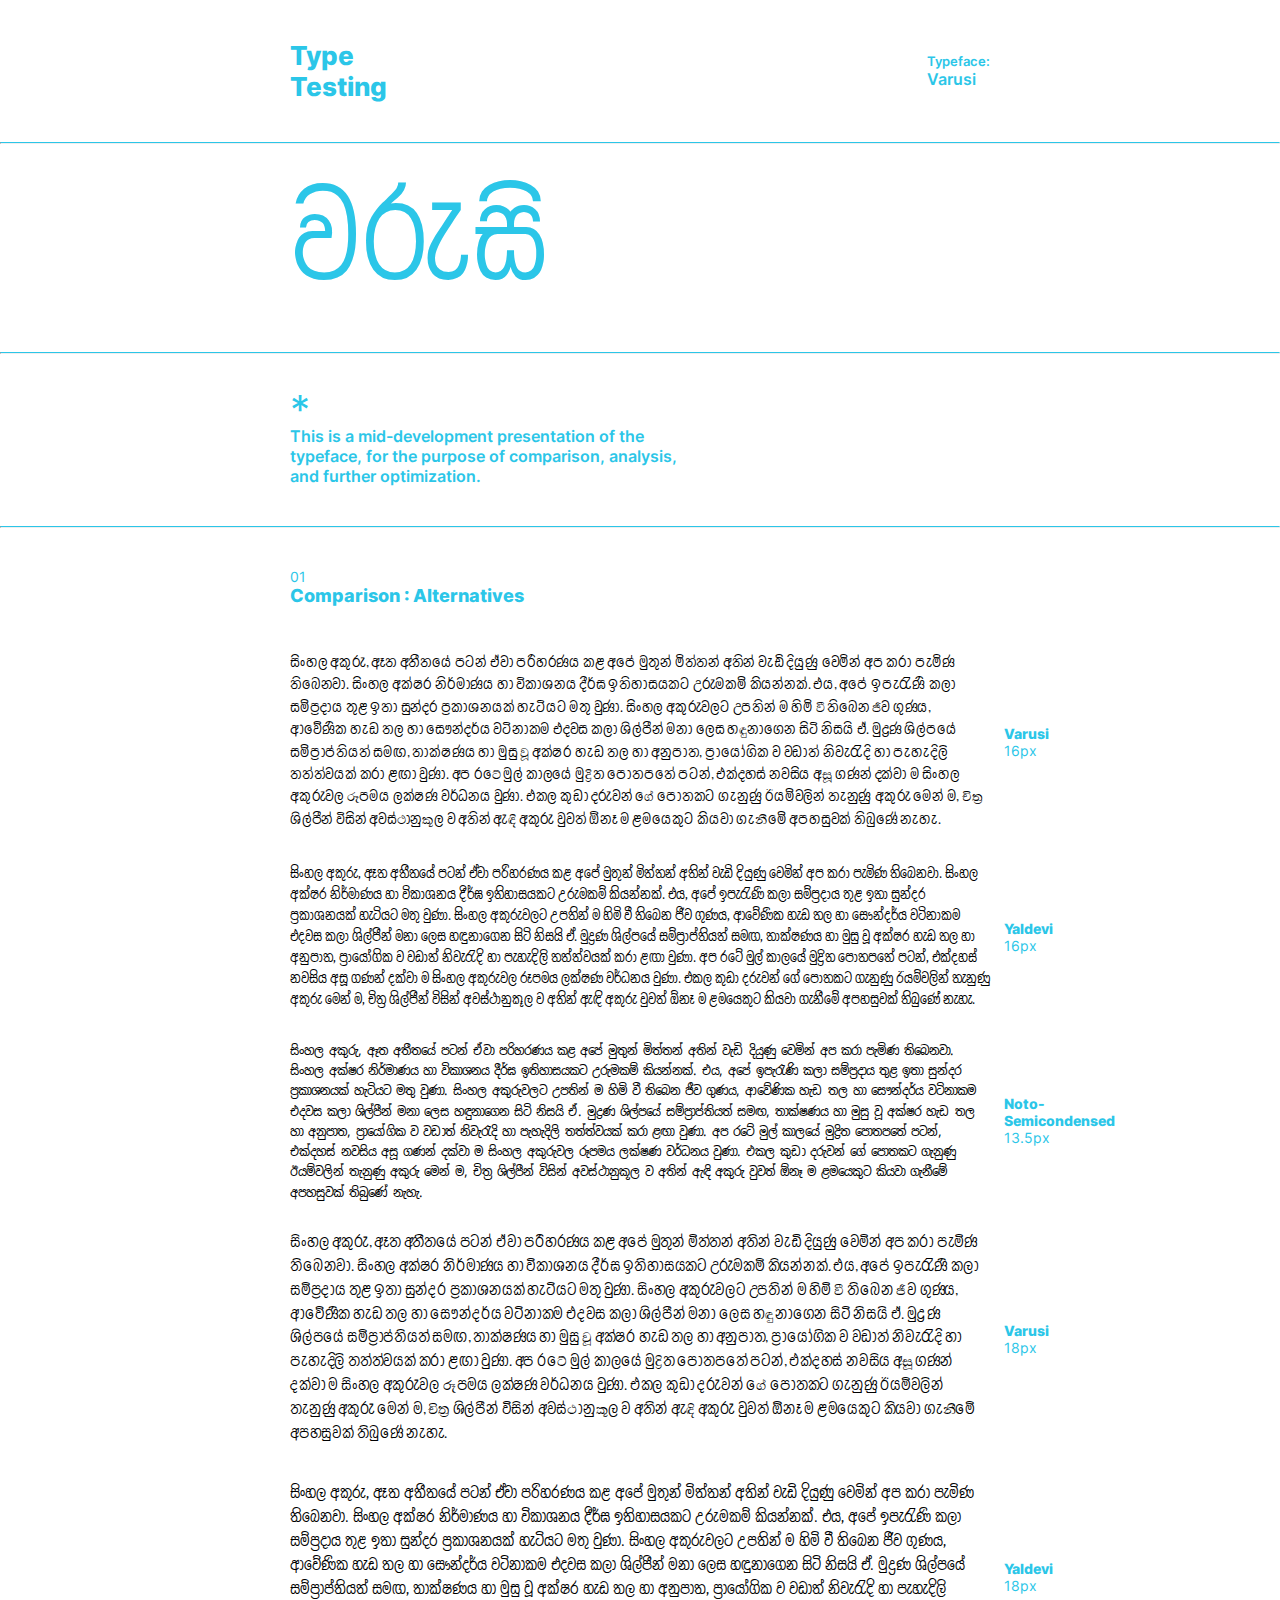
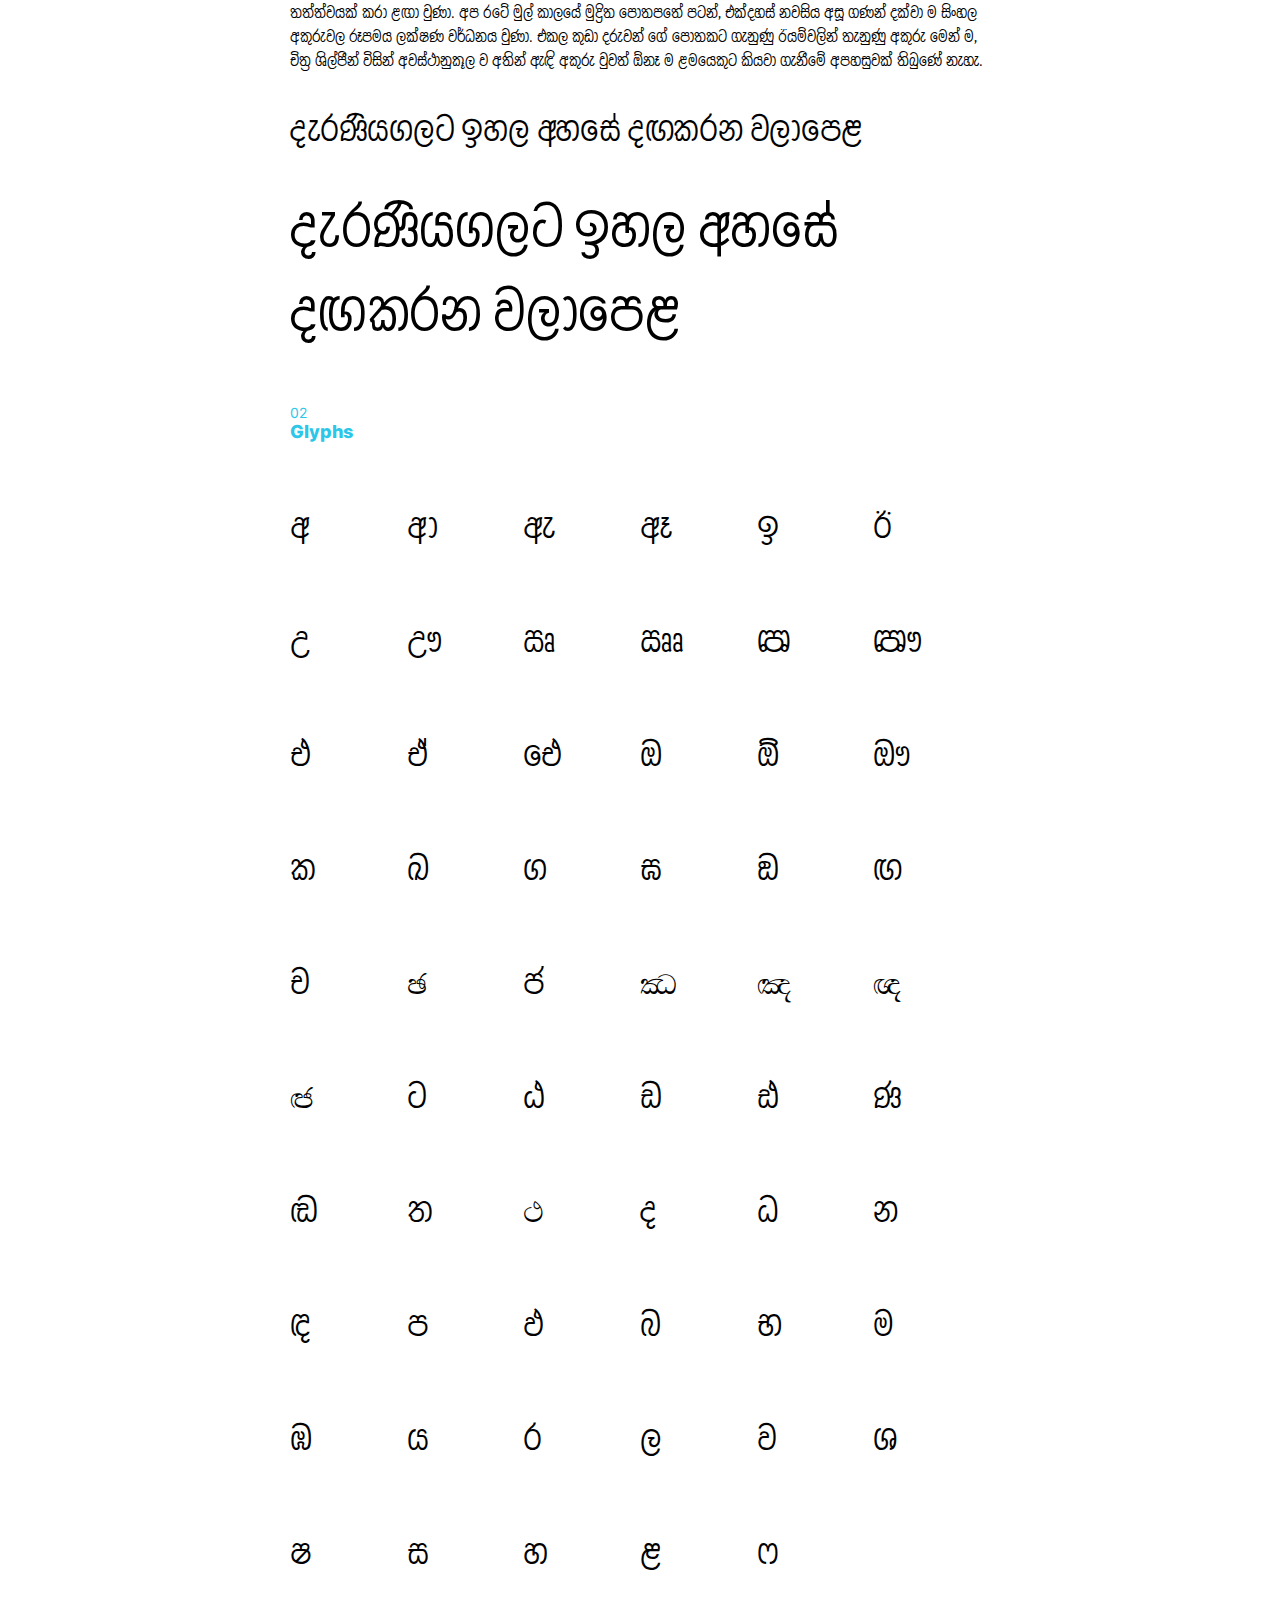
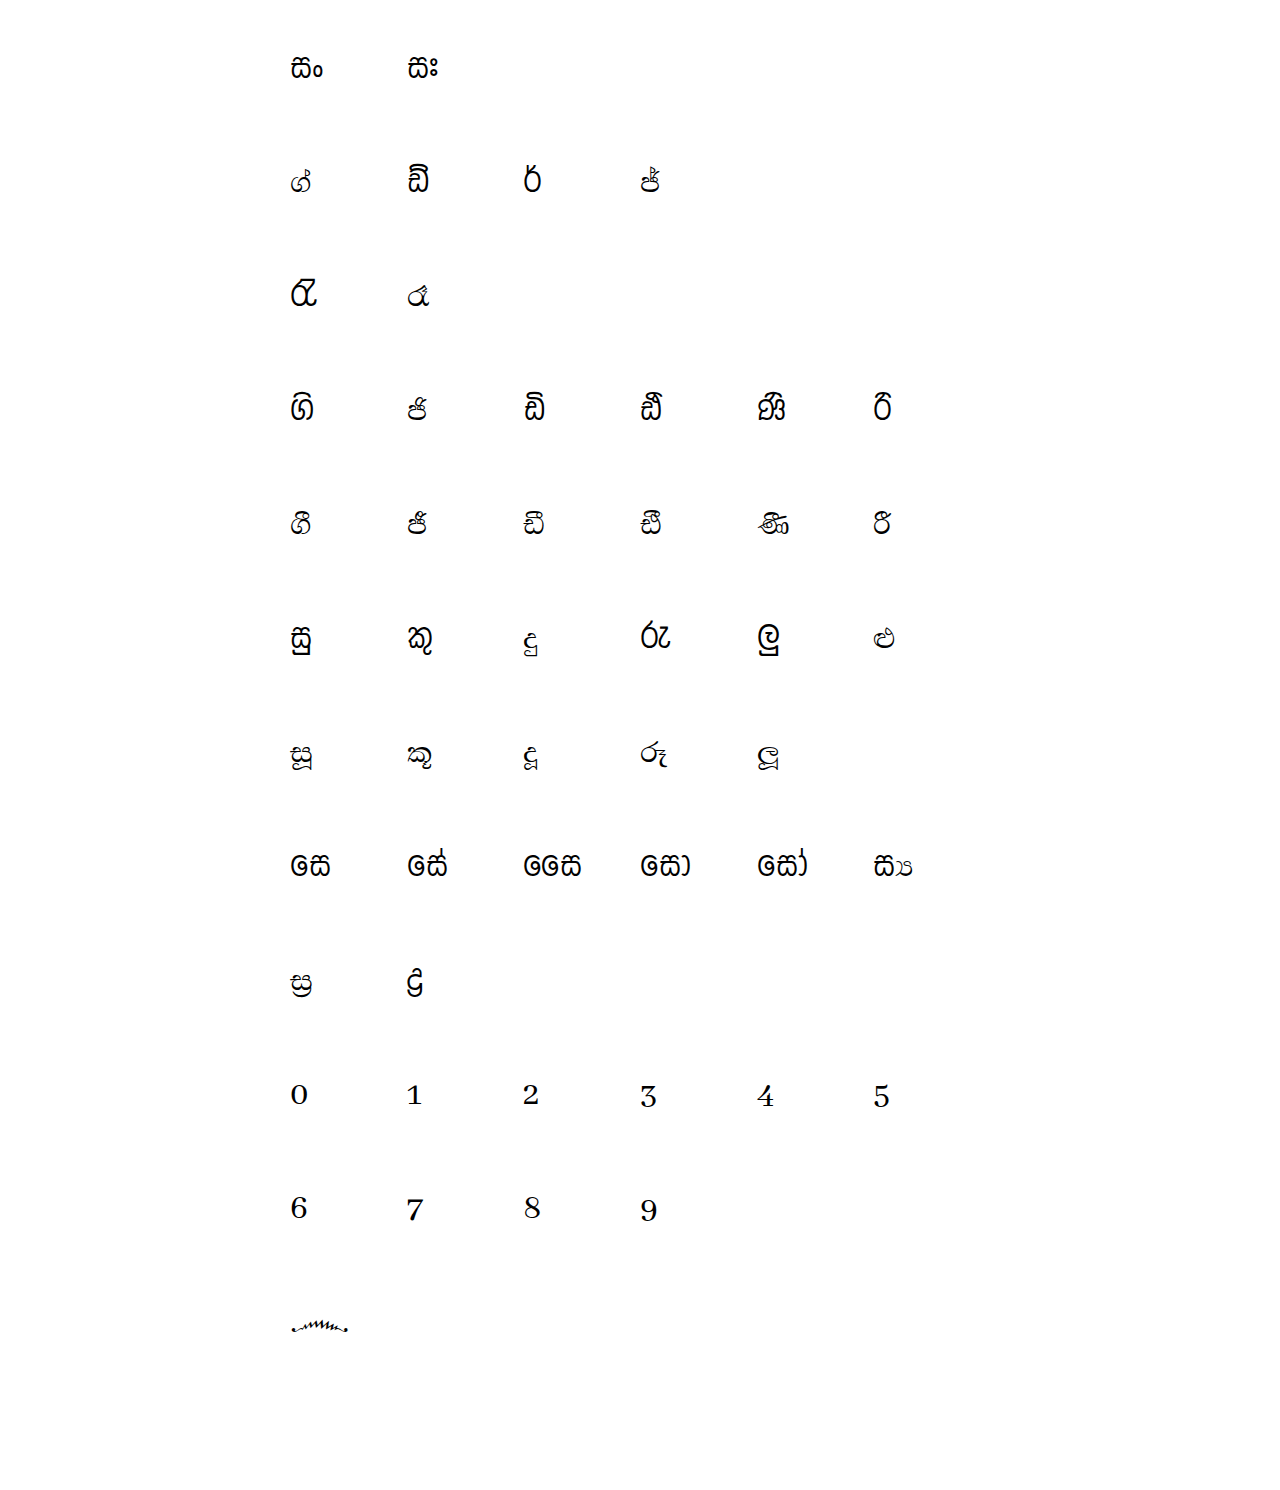
<file: varusi.html>
<!DOCTYPE html>
<html lang="en">
<head>
    <meta name="viewport" content="width=device-width, initial-scale=1.0">
    <title>Varusi | Type Test</title>
    <link rel="stylesheet" href="css/global-styles.css">
    <link rel="stylesheet" href="css/varusi-styles.css">
</head>
<body id="awaragira-page" class="font-page">

    <header>
        <div class="head-wrap body-width">
            <a href="index.html" class="logo">Type<br>Testing</a>
            <div class="font-info">
                <p>Typeface:</p>
                <h4>Varusi</h4>
            </div>
        </div>
    </header>

    <main >
        <div class="body-wrap">
            <hr class="divider">
            <div class="font-name-title body-width">
                <h1 class="awaragira">වරුසි</h1>
            </div>
            <hr class="divider">
            <div class="note-wrap body-width">
                <p class="note-mark">*</p>
                <p class="note-text">
                    This is a mid-development presentation of the typeface, for the purpose of comparison, analysis, and further optimization.
                </p>
            </div>
            <hr class="divider">

            <div class="section body-width">

                <div class="section-title">
                    <p>01</p>
                    <h3>Comparison : Alternatives</h3>
                </div>

                <div class="para-wrap">
                    <p class="test-para varusi">
                        සිංහල අකුරු, ඈත අතීතයේ පටන් ඒවා පරිහරණය කළ අපේ මුතුන් මිත්තන් අතින් වැඩි දියුණු වෙමින් අප කරා පැමිණ තිබෙනවා. සිංහල අක්ෂර නිර්මාණය හා විකාශනය දීර්ඝ ඉතිහාසයකට උරුමකම් කියන්නක්. එය, අපේ ඉපැරැණි කලා සම්ප්‍රදාය තුළ ඉතා සුන්දර ප්‍රකාශනයක් හැටියට මතු වුණා. සිංහල අකුරුවලට උපතින් ම හිමි වී තිබෙන ජීව ගුණය, ආවේණික හැඩ තල හා සෞන්දර්ය වටිනාකම එදවස කලා ශිල්පීන් මනා ලෙස හඳුනාගෙන සිටි නිසයි ඒ. මුද්‍රණ ශිල්පයේ සම්ප්‍රාප්තියත් සමඟ, තාක්ෂණය හා මුසු වූ අක්ෂර හැඩ තල හා අනුපාත, ප්‍රායෝගික ව වඩාත් නිවැරැදි හා පැහැදිලි තත්ත්වයක් කරා ළඟා වුණා. අප රටේ මුල් කාලයේ මුද්‍රිත පොතපතේ පටන්, එක්දහස් නවසිය අසූ ගණන් දක්වා ම සිංහල අකුරුවල රූපමය ලක්ෂණ වර්ධනය වුණා. එකල කුඩා දරුවන් ගේ පොතකට ගැනුණු ඊයම්වලින් තැනුණු අකුරු මෙන් ම, චිත්‍ර ශිල්පීන් විසින් අවස්ථානුකූල ව අතින් ඇඳි අකුරු වුවත් ඕනෑ ම ළමයෙකුට කියවා ගැනීමේ අපහසුවක් තිබුණේ නැහැ.
                    </p>
                    <div class="para-info">
                        <p class="para-font">Varusi</p>
                        <p class="para-font-size">16px</p>
                    </div>
                </div>

                <div class="para-wrap">
                    <p class="test-para yaldevi">
                        සිංහල අකුරු, ඈත අතීතයේ පටන් ඒවා පරිහරණය කළ අපේ මුතුන් මිත්තන් අතින් වැඩි දියුණු වෙමින් අප කරා පැමිණ තිබෙනවා. සිංහල අක්ෂර නිර්මාණය හා විකාශනය දීර්ඝ ඉතිහාසයකට උරුමකම් කියන්නක්. එය, අපේ ඉපැරැණි කලා සම්ප්‍රදාය තුළ ඉතා සුන්දර ප්‍රකාශනයක් හැටියට මතු වුණා. සිංහල අකුරුවලට උපතින් ම හිමි වී තිබෙන ජීව ගුණය, ආවේණික හැඩ තල හා සෞන්දර්ය වටිනාකම එදවස කලා ශිල්පීන් මනා ලෙස හඳුනාගෙන සිටි නිසයි ඒ. මුද්‍රණ ශිල්පයේ සම්ප්‍රාප්තියත් සමඟ, තාක්ෂණය හා මුසු වූ අක්ෂර හැඩ තල හා අනුපාත, ප්‍රායෝගික ව වඩාත් නිවැරැදි හා පැහැදිලි තත්ත්වයක් කරා ළඟා වුණා. අප රටේ මුල් කාලයේ මුද්‍රිත පොතපතේ පටන්, එක්දහස් නවසිය අසූ ගණන් දක්වා ම සිංහල අකුරුවල රූපමය ලක්ෂණ වර්ධනය වුණා. එකල කුඩා දරුවන් ගේ පොතකට ගැනුණු ඊයම්වලින් තැනුණු අකුරු මෙන් ම, චිත්‍ර ශිල්පීන් විසින් අවස්ථානුකූල ව අතින් ඇඳි අකුරු වුවත් ඕනෑ ම ළමයෙකුට කියවා ගැනීමේ අපහසුවක් තිබුණේ නැහැ.
                    </p>
                    <div class="para-info">
                        <p class="para-font">Yaldevi</p>
                        <p class="para-font-size">16px</p>
                    </div>
                </div>

                <div class="para-wrap">
                    <p class="test-para noto-condensed">
                        සිංහල අකුරු, ඈත අතීතයේ පටන් ඒවා පරිහරණය කළ අපේ මුතුන් මිත්තන් අතින් වැඩි දියුණු වෙමින් අප කරා පැමිණ තිබෙනවා. සිංහල අක්ෂර නිර්මාණය හා විකාශනය දීර්ඝ ඉතිහාසයකට උරුමකම් කියන්නක්. එය, අපේ ඉපැරැණි කලා සම්ප්‍රදාය තුළ ඉතා සුන්දර ප්‍රකාශනයක් හැටියට මතු වුණා. සිංහල අකුරුවලට උපතින් ම හිමි වී තිබෙන ජීව ගුණය, ආවේණික හැඩ තල හා සෞන්දර්ය වටිනාකම එදවස කලා ශිල්පීන් මනා ලෙස හඳුනාගෙන සිටි නිසයි ඒ. මුද්‍රණ ශිල්පයේ සම්ප්‍රාප්තියත් සමඟ, තාක්ෂණය හා මුසු වූ අක්ෂර හැඩ තල හා අනුපාත, ප්‍රායෝගික ව වඩාත් නිවැරැදි හා පැහැදිලි තත්ත්වයක් කරා ළඟා වුණා. අප රටේ මුල් කාලයේ මුද්‍රිත පොතපතේ පටන්, එක්දහස් නවසිය අසූ ගණන් දක්වා ම සිංහල අකුරුවල රූපමය ලක්ෂණ වර්ධනය වුණා. එකල කුඩා දරුවන් ගේ පොතකට ගැනුණු ඊයම්වලින් තැනුණු අකුරු මෙන් ම, චිත්‍ර ශිල්පීන් විසින් අවස්ථානුකූල ව අතින් ඇඳි අකුරු වුවත් ඕනෑ ම ළමයෙකුට කියවා ගැනීමේ අපහසුවක් තිබුණේ නැහැ.
                    </p>
                    <div class="para-info">
                        <p class="para-font">Noto-Semicondensed</p>
                        <p class="para-font-size">13.5px</p>
                    </div>
                </div>

                <div class="para-wrap">
                    <p class="test-para font-size-18 varusi">
                        සිංහල අකුරු, ඈත අතීතයේ පටන් ඒවා පරිහරණය කළ අපේ මුතුන් මිත්තන් අතින් වැඩි දියුණු වෙමින් අප කරා පැමිණ තිබෙනවා. සිංහල අක්ෂර නිර්මාණය හා විකාශනය දීර්ඝ ඉතිහාසයකට උරුමකම් කියන්නක්. එය, අපේ ඉපැරැණි කලා සම්ප්‍රදාය තුළ ඉතා සුන්දර ප්‍රකාශනයක් හැටියට මතු වුණා. සිංහල අකුරුවලට උපතින් ම හිමි වී තිබෙන ජීව ගුණය, ආවේණික හැඩ තල හා සෞන්දර්ය වටිනාකම එදවස කලා ශිල්පීන් මනා ලෙස හඳුනාගෙන සිටි නිසයි ඒ. මුද්‍රණ ශිල්පයේ සම්ප්‍රාප්තියත් සමඟ, තාක්ෂණය හා මුසු වූ අක්ෂර හැඩ තල හා අනුපාත, ප්‍රායෝගික ව වඩාත් නිවැරැදි හා පැහැදිලි තත්ත්වයක් කරා ළඟා වුණා. අප රටේ මුල් කාලයේ මුද්‍රිත පොතපතේ පටන්, එක්දහස් නවසිය අසූ ගණන් දක්වා ම සිංහල අකුරුවල රූපමය ලක්ෂණ වර්ධනය වුණා. එකල කුඩා දරුවන් ගේ පොතකට ගැනුණු ඊයම්වලින් තැනුණු අකුරු මෙන් ම, චිත්‍ර ශිල්පීන් විසින් අවස්ථානුකූල ව අතින් ඇඳි අකුරු වුවත් ඕනෑ ම ළමයෙකුට කියවා ගැනීමේ අපහසුවක් තිබුණේ නැහැ.
                    </p>
                    <div class="para-info">
                        <p class="para-font">Varusi</p>
                        <p class="para-font-size">18px</p>
                    </div>
                </div>

                <div class="para-wrap">
                    <p class="test-para font-size-18 yaldevi">
                        සිංහල අකුරු, ඈත අතීතයේ පටන් ඒවා පරිහරණය කළ අපේ මුතුන් මිත්තන් අතින් වැඩි දියුණු වෙමින් අප කරා පැමිණ තිබෙනවා. සිංහල අක්ෂර නිර්මාණය හා විකාශනය දීර්ඝ ඉතිහාසයකට උරුමකම් කියන්නක්. එය, අපේ ඉපැරැණි කලා සම්ප්‍රදාය තුළ ඉතා සුන්දර ප්‍රකාශනයක් හැටියට මතු වුණා. සිංහල අකුරුවලට උපතින් ම හිමි වී තිබෙන ජීව ගුණය, ආවේණික හැඩ තල හා සෞන්දර්ය වටිනාකම එදවස කලා ශිල්පීන් මනා ලෙස හඳුනාගෙන සිටි නිසයි ඒ. මුද්‍රණ ශිල්පයේ සම්ප්‍රාප්තියත් සමඟ, තාක්ෂණය හා මුසු වූ අක්ෂර හැඩ තල හා අනුපාත, ප්‍රායෝගික ව වඩාත් නිවැරැදි හා පැහැදිලි තත්ත්වයක් කරා ළඟා වුණා. අප රටේ මුල් කාලයේ මුද්‍රිත පොතපතේ පටන්, එක්දහස් නවසිය අසූ ගණන් දක්වා ම සිංහල අකුරුවල රූපමය ලක්ෂණ වර්ධනය වුණා. එකල කුඩා දරුවන් ගේ පොතකට ගැනුණු ඊයම්වලින් තැනුණු අකුරු මෙන් ම, චිත්‍ර ශිල්පීන් විසින් අවස්ථානුකූල ව අතින් ඇඳි අකුරු වුවත් ඕනෑ ම ළමයෙකුට කියවා ගැනීමේ අපහසුවක් තිබුණේ නැහැ.
                    </p>
                    <div class="para-info">
                        <p class="para-font">Yaldevi</p>
                        <p class="para-font-size">18px</p>
                    </div>
                </div>

                
                <div class="para-wrap">
                    <p class="test-phrase-36 varusi">
                        දැරණියගලට ඉහල අහසේ දඟකරන වලාපෙළ
                    </p>
                </div>

                <div class="para-wrap">
                    <p class="test-phrase-60 varusi">
                        දැරණියගලට ඉහල අහසේ දඟකරන වලාපෙළ
                    </p>
                </div>

            </div>

            <div class="section body-width">

                <div class="section-title">
                    <p>02</p>
                    <h3>Glyphs</h3>
                </div>

                <div class="glyph-list">
                    <div class="glyph-group">
                        <p class="glyph">අ</p>
                        <p class="glyph">ආ</p>
                        <p class="glyph">ඇ</p>
                        <p class="glyph">ඈ</p>
                        <p class="glyph">ඉ</p>
                        <p class="glyph">ඊ</p>
                        <p class="glyph">උ</p>
                        <p class="glyph">ඌ</p>
                        <p class="glyph">ඍ</p>
                        <p class="glyph">ඎ</p>
                        <p class="glyph">ඏ</p>
                        <p class="glyph">ඐ</p>
                        <p class="glyph">එ</p>
                        <p class="glyph">ඒ</p>
                        <p class="glyph">ඓ</p>
                        <p class="glyph">ඔ</p>
                        <p class="glyph">ඕ</p>
                        <p class="glyph">ඖ</p>
                    </div>
                    <div class="glyph-group">
                        <p class="glyph">ක</p>
                        <p class="glyph">ඛ</p>
                        <p class="glyph">ග</p>
                        <p class="glyph">ඝ</p>
                        <p class="glyph">ඞ</p>
                        <p class="glyph">ඟ</p>
                        <p class="glyph">ච</p>
                        <p class="glyph">ඡ</p>
                        <p class="glyph">ජ</p>
                        <p class="glyph">ඣ</p>
                        <p class="glyph">ඤ</p>
                        <p class="glyph">ඥ</p>
                        <p class="glyph">ඦ</p>
                        <p class="glyph">ට</p>
                        <p class="glyph">ඨ</p>
                        <p class="glyph">ඩ</p>
                        <p class="glyph">ඪ</p>
                        <p class="glyph">ණ</p>
                        <p class="glyph">ඬ</p>
                        <p class="glyph">ත</p>
                        <p class="glyph">ථ</p>
                        <p class="glyph">ද</p>
                        <p class="glyph">ධ</p>
                        <p class="glyph">න</p>
                        <p class="glyph">ඳ</p>
                        <p class="glyph">ප</p>
                        <p class="glyph">ඵ</p>
                        <p class="glyph">බ</p>
                        <p class="glyph">භ</p>
                        <p class="glyph">ම</p>
                        <p class="glyph">ඹ</p>
                        <p class="glyph">ය</p>
                        <p class="glyph">ර</p>
                        <p class="glyph">ල</p>
                        <p class="glyph">ව</p>
                        <p class="glyph">ශ</p>
                        <p class="glyph">ෂ</p>
                        <p class="glyph">ස</p>
                        <p class="glyph">හ</p>
                        <p class="glyph">ළ</p>
                        <p class="glyph">ෆ</p>
                    </div>
                    <div class="glyph-group">
                        <p class="glyph">සං</p>
                        <p class="glyph">සඃ</p>
                    </div>
                    <div class="glyph-group">
                        <p class="glyph">ග්</p>
                        <p class="glyph">ඩ්</p>
                        <p class="glyph">ර්</p>
                        <p class="glyph">ජ්</p>
                    </div>
                    <div class="glyph-group">
                        <p class="glyph">රැ</p>
                        <p class="glyph">රෑ</p>
                    </div>
                    <div class="glyph-group">
                        <p class="glyph">ගි</p>
                        <p class="glyph">ජි</p>
                        <p class="glyph">ඩි</p>
                        <p class="glyph">ඪි</p>
                        <p class="glyph">ණි</p>
                        <p class="glyph">රි</p>
                    </div>
                    <div class="glyph-group">
                        <p class="glyph">ගී</p>
                        <p class="glyph">ජී</p>
                        <p class="glyph">ඩී</p>
                        <p class="glyph">ඪී</p>
                        <p class="glyph">ණී</p>
                        <p class="glyph">රී</p>
                    </div>
                    <div class="glyph-group">
                        <p class="glyph">සු</p>
                        <p class="glyph">කු</p>
                        <p class="glyph">දු</p>
                        <p class="glyph">රු</p>
                        <p class="glyph">ලු</p>
                        <p class="glyph">ළු</p>
                    </div>
                    <div class="glyph-group">
                        <p class="glyph">සූ</p>
                        <p class="glyph">කූ</p>
                        <p class="glyph">දූ</p>
                        <p class="glyph">රූ</p>
                        <p class="glyph">ලූ</p>
                    </div>
                    <div class="glyph-group">
                        <p class="glyph">ස‌ෙ</p>
                        <p class="glyph">සේ</p>
                        <p class="glyph">සෛ</p>
                        <p class="glyph">සො</p>
                        <p class="glyph">සෝ</p>
                        <p class="glyph">ස්‍ය</p>
                    </div>
                    <div class="glyph-group">
                        <p class="glyph">ස්‍ර</p>
                        <p class="glyph">ද්‍ර</p>
                    </div>
                    <div class="glyph-group">
                        <p class="glyph">0</p>
                        <p class="glyph">1</p>
                        <p class="glyph">2</p>
                        <p class="glyph">3</p>
                        <p class="glyph">4</p>
                        <p class="glyph">5</p>
                        <p class="glyph">6</p>
                        <p class="glyph">7</p>
                        <p class="glyph">8</p>
                        <p class="glyph">9</p>
                    </div>
                    <div class="glyph-group">
                        <p class="glyph">෴</p>
                    </div>
                </div>

            </div>

            <!--
            <div class="subtitle-sizes">
                <p class="source-sans">Lorem ipsum dolor sit amet</p1>
            
                <p class="awaragira">දැරණියගලට ඉහල අහසේ දඟකරන වලාපෙළ</p>
            
                <p class="roboto">Lorem ipsum dolor sit amet</p>
            
                <p class="awaragira">දැරණියගලට ඉහල අහසේ දඟකරන වලාපෙළ</p>
            </div>

        -->
        </div>
    </main>

</body>
</html>
</file>
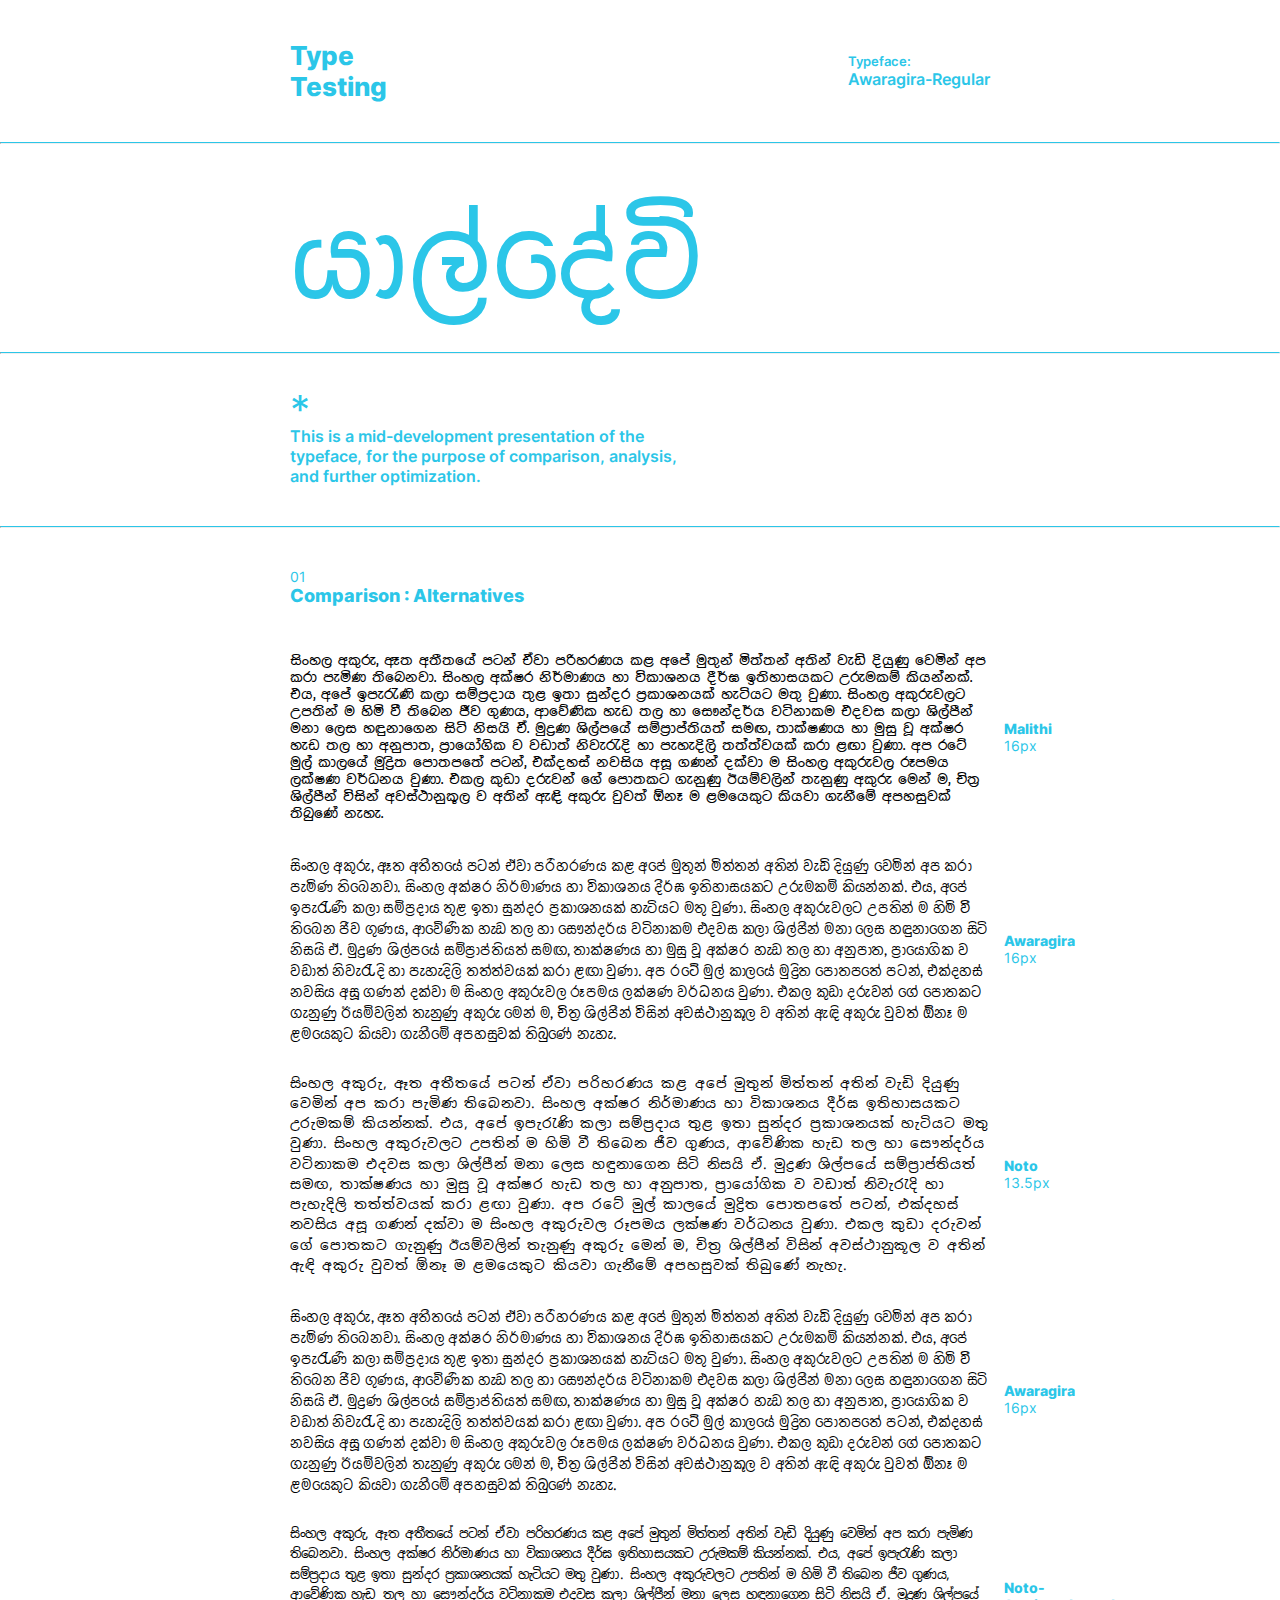
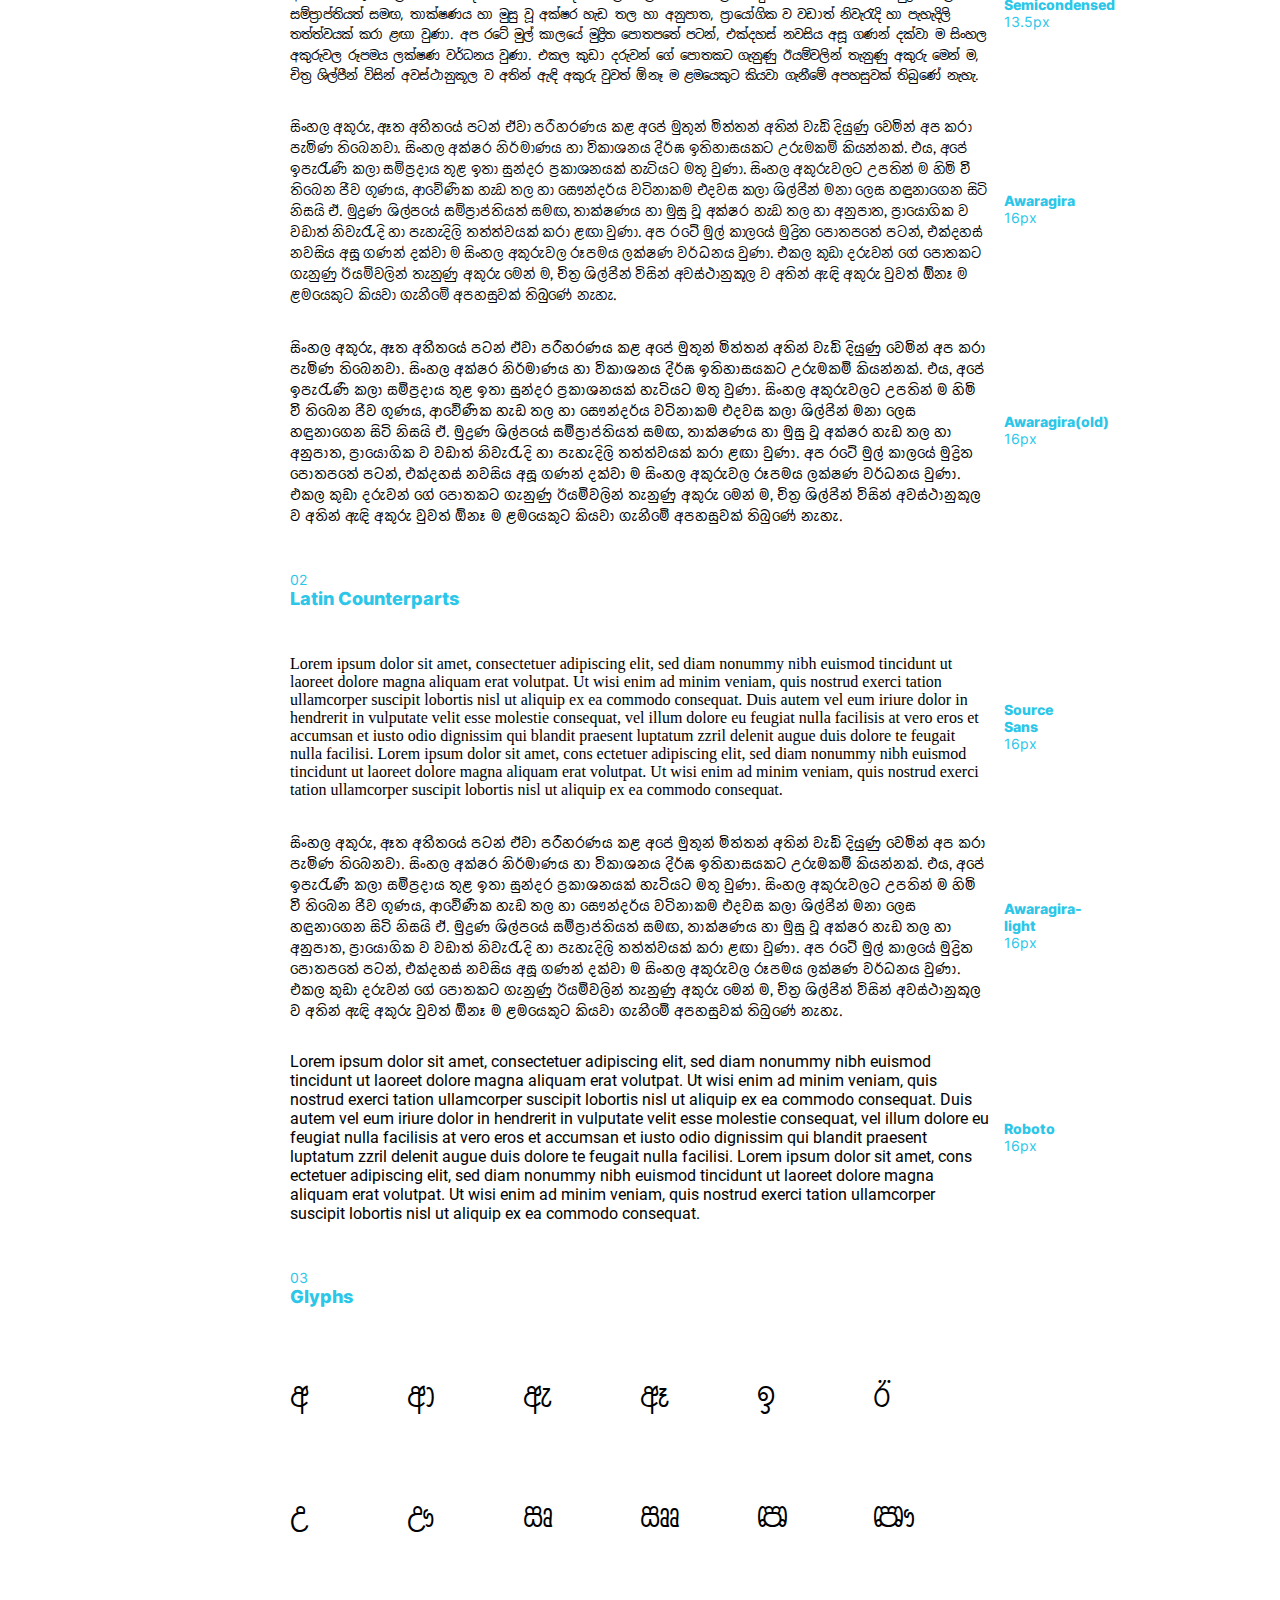
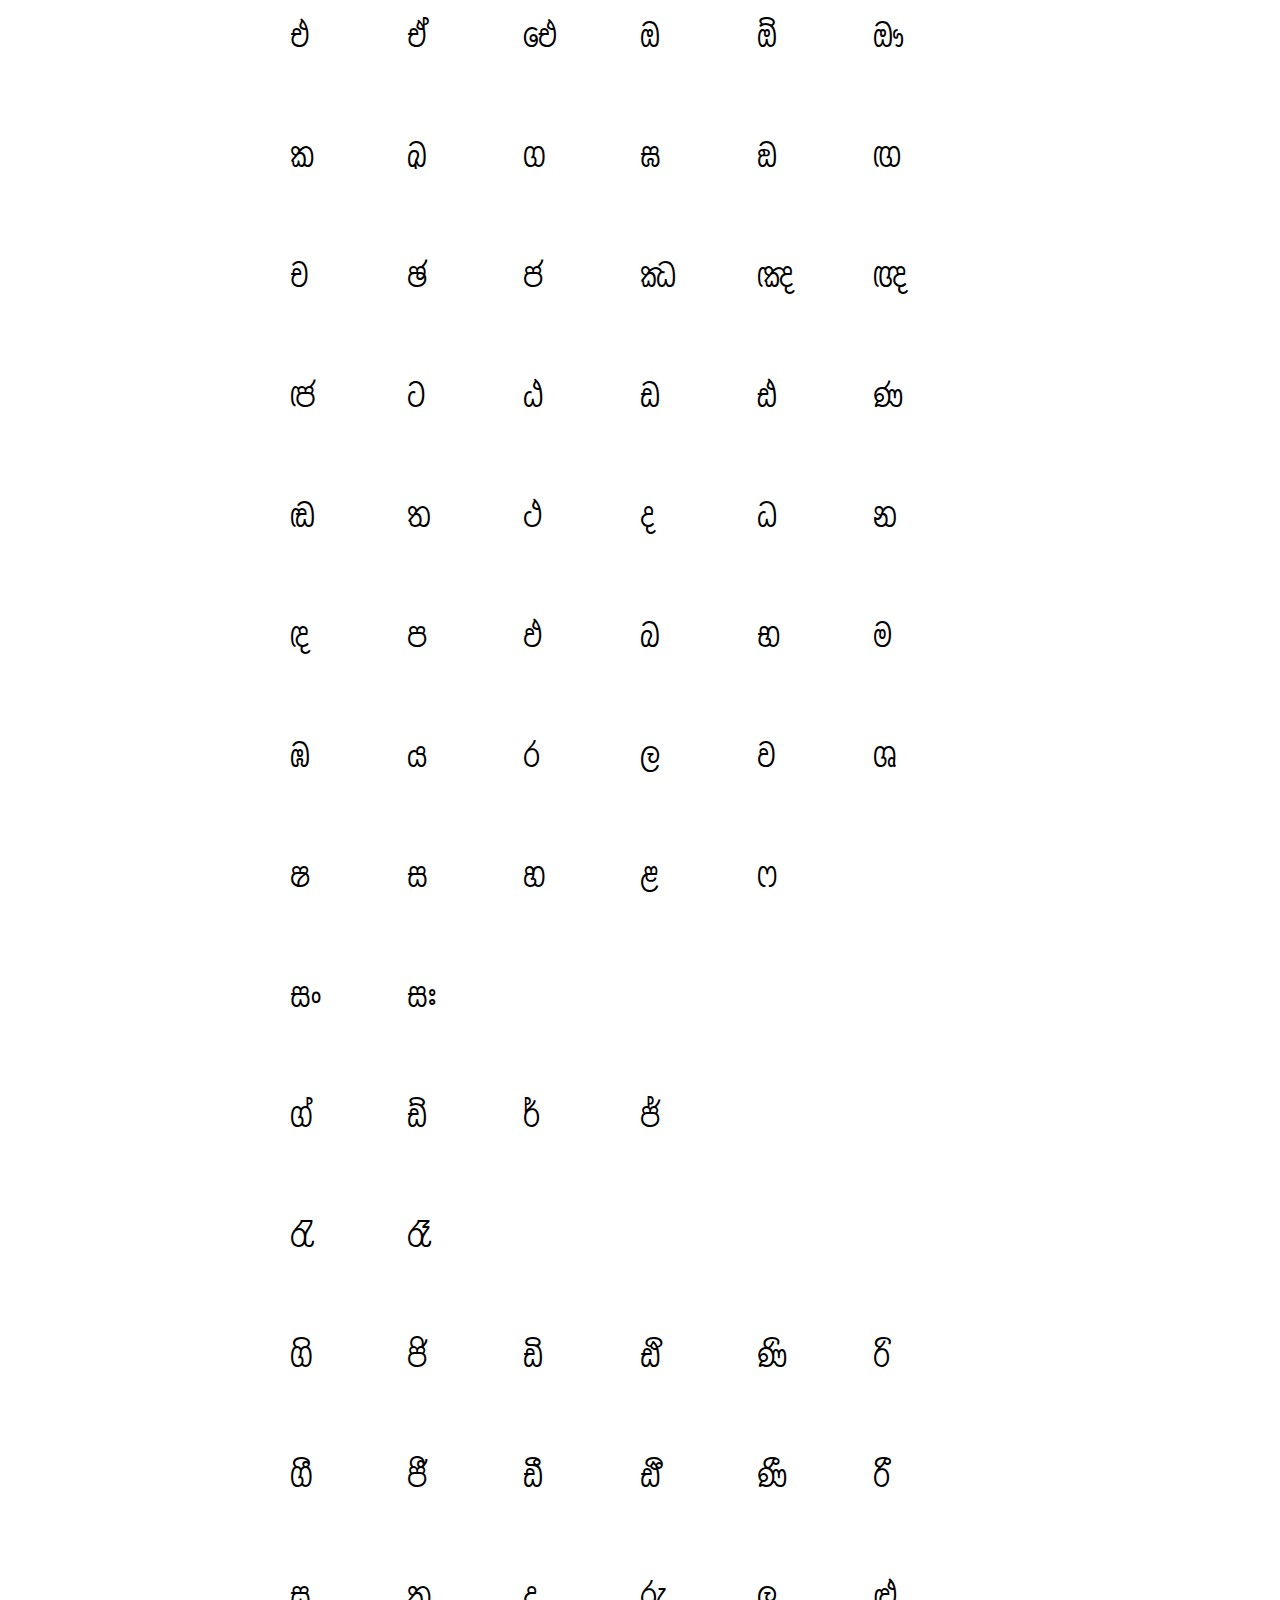
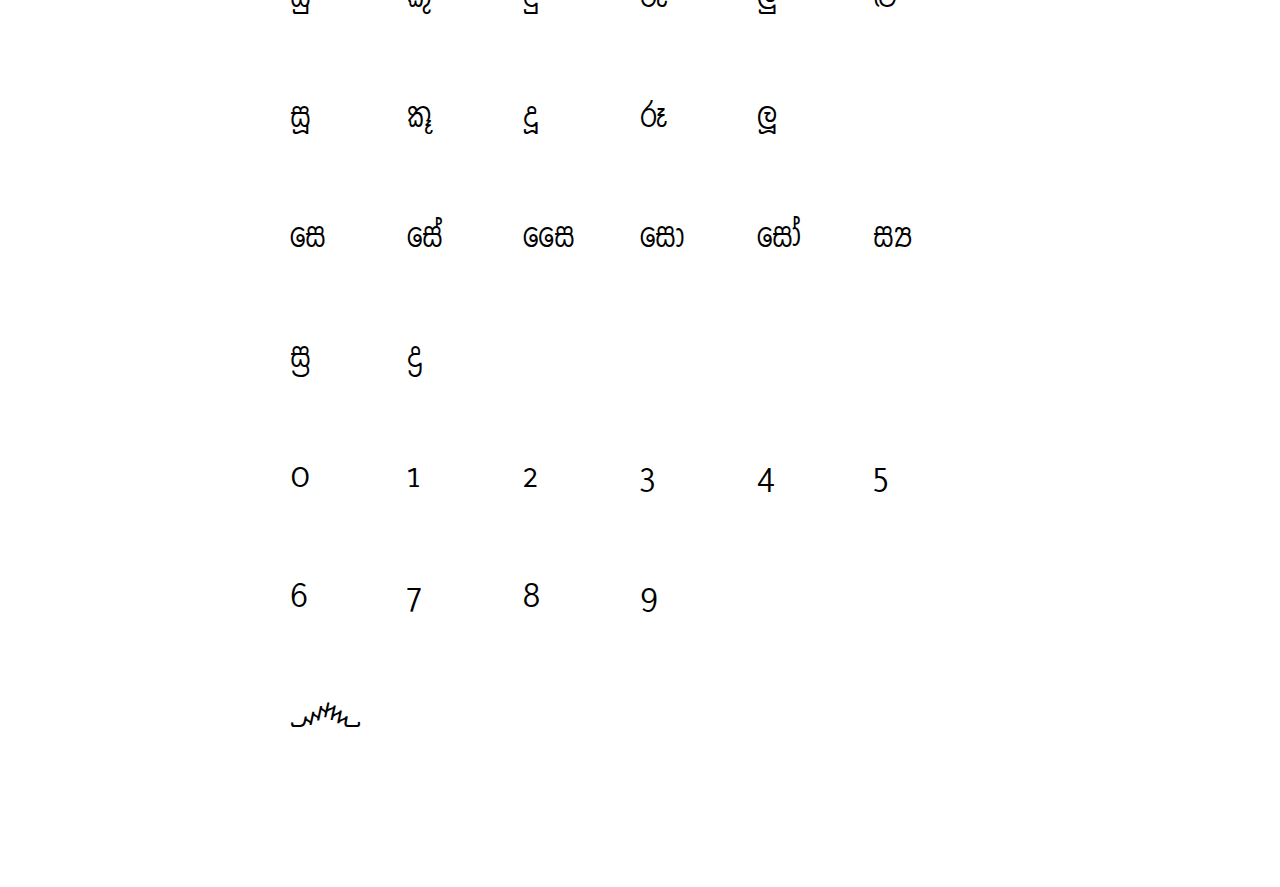
<file: yaldevi.html>
<!DOCTYPE html>
<html lang="en">
<head>
    <meta name="viewport" content="width=device-width, initial-scale=1.0">
    <title>Yaldevi | Type Test</title>
    <link rel="stylesheet" href="css/global-styles.css">
    <link rel="stylesheet" href="css/yaldevi-styles.css">
</head>
<body id="awaragira-page" class="font-page">

    <header>
        <div class="head-wrap body-width">
            <a href="index.html" class="logo">Type<br>Testing</a>
            <div class="font-info">
                <p>Typeface:</p>
                <h4>Awaragira-Regular</h4>
            </div>
        </div>
    </header>

    <main >
        <div class="body-wrap">
            <hr class="divider">
            <div class="font-name-title body-width">
                <h1 class="awaragira">යාල්දේවි</h1>
            </div>
            <hr class="divider">
            <div class="note-wrap body-width">
                <p class="note-mark">*</p>
                <p class="note-text">
                    This is a mid-development presentation of the typeface, for the purpose of comparison, analysis, and further optimization.
                </p>
            </div>
            <hr class="divider">

            <div class="section body-width">

                <div class="section-title">
                    <p>01</p>
                    <h3>Comparison : Alternatives</h3>
                </div>

                <div class="para-wrap">
                    <p class="test-para malithi">
                        සිංහල අකුරු, ඈත අතීතයේ පටන් ඒවා පරිහරණය කළ අපේ මුතුන් මිත්තන් අතින් වැඩි දියුණු වෙමින් අප කරා පැමිණ තිබෙනවා. සිංහල අක්ෂර නිර්මාණය හා විකාශනය දීර්ඝ ඉතිහාසයකට උරුමකම් කියන්නක්. එය, අපේ ඉපැරැණි කලා සම්ප්‍රදාය තුළ ඉතා සුන්දර ප්‍රකාශනයක් හැටියට මතු වුණා. සිංහල අකුරුවලට උපතින් ම හිමි වී තිබෙන ජීව ගුණය, ආවේණික හැඩ තල හා සෞන්දර්ය වටිනාකම එදවස කලා ශිල්පීන් මනා ලෙස හඳුනාගෙන සිටි නිසයි ඒ. මුද්‍රණ ශිල්පයේ සම්ප්‍රාප්තියත් සමඟ, තාක්ෂණය හා මුසු වූ අක්ෂර හැඩ තල හා අනුපාත, ප්‍රායෝගික ව වඩාත් නිවැරැදි හා පැහැදිලි තත්ත්වයක් කරා ළඟා වුණා. අප රටේ මුල් කාලයේ මුද්‍රිත පොතපතේ පටන්, එක්දහස් නවසිය අසූ ගණන් දක්වා ම සිංහල අකුරුවල රූපමය ලක්ෂණ වර්ධනය වුණා. එකල කුඩා දරුවන් ගේ පොතකට ගැනුණු ඊයම්වලින් තැනුණු අකුරු මෙන් ම, චිත්‍ර ශිල්පීන් විසින් අවස්ථානුකූල ව අතින් ඇඳි අකුරු වුවත් ඕනෑ ම ළමයෙකුට කියවා ගැනීමේ අපහසුවක් තිබුණේ නැහැ.
                    </p>
                    <div class="para-info">
                        <p class="para-font">Malithi</p>
                        <p class="para-font-size">16px</p>
                    </div>
                </div>

                <div class="para-wrap">
                    <p class="test-para awaragira-light">
                        සිංහල අකුරු, ඈත අතීතයේ පටන් ඒවා පරිහරණය කළ අපේ මුතුන් මිත්තන් අතින් වැඩි දියුණු වෙමින් අප කරා පැමිණ තිබෙනවා. සිංහල අක්ෂර නිර්මාණය හා විකාශනය දීර්ඝ ඉතිහාසයකට උරුමකම් කියන්නක්. එය, අපේ ඉපැරැණි කලා සම්ප්‍රදාය තුළ ඉතා සුන්දර ප්‍රකාශනයක් හැටියට මතු වුණා. සිංහල අකුරුවලට උපතින් ම හිමි වී තිබෙන ජීව ගුණය, ආවේණික හැඩ තල හා සෞන්දර්ය වටිනාකම එදවස කලා ශිල්පීන් මනා ලෙස හඳුනාගෙන සිටි නිසයි ඒ. මුද්‍රණ ශිල්පයේ සම්ප්‍රාප්තියත් සමඟ, තාක්ෂණය හා මුසු වූ අක්ෂර හැඩ තල හා අනුපාත, ප්‍රායෝගික ව වඩාත් නිවැරැදි හා පැහැදිලි තත්ත්වයක් කරා ළඟා වුණා. අප රටේ මුල් කාලයේ මුද්‍රිත පොතපතේ පටන්, එක්දහස් නවසිය අසූ ගණන් දක්වා ම සිංහල අකුරුවල රූපමය ලක්ෂණ වර්ධනය වුණා. එකල කුඩා දරුවන් ගේ පොතකට ගැනුණු ඊයම්වලින් තැනුණු අකුරු මෙන් ම, චිත්‍ර ශිල්පීන් විසින් අවස්ථානුකූල ව අතින් ඇඳි අකුරු වුවත් ඕනෑ ම ළමයෙකුට කියවා ගැනීමේ අපහසුවක් තිබුණේ නැහැ.
                    </p>
                    <div class="para-info">
                        <p class="para-font">Awaragira</p>
                        <p class="para-font-size">16px</p>
                    </div>
                </div>

                <div class="para-wrap">
                    <p class="test-para noto">
                        සිංහල අකුරු, ඈත අතීතයේ පටන් ඒවා පරිහරණය කළ අපේ මුතුන් මිත්තන් අතින් වැඩි දියුණු වෙමින් අප කරා පැමිණ තිබෙනවා. සිංහල අක්ෂර නිර්මාණය හා විකාශනය දීර්ඝ ඉතිහාසයකට උරුමකම් කියන්නක්. එය, අපේ ඉපැරැණි කලා සම්ප්‍රදාය තුළ ඉතා සුන්දර ප්‍රකාශනයක් හැටියට මතු වුණා. සිංහල අකුරුවලට උපතින් ම හිමි වී තිබෙන ජීව ගුණය, ආවේණික හැඩ තල හා සෞන්දර්ය වටිනාකම එදවස කලා ශිල්පීන් මනා ලෙස හඳුනාගෙන සිටි නිසයි ඒ. මුද්‍රණ ශිල්පයේ සම්ප්‍රාප්තියත් සමඟ, තාක්ෂණය හා මුසු වූ අක්ෂර හැඩ තල හා අනුපාත, ප්‍රායෝගික ව වඩාත් නිවැරැදි හා පැහැදිලි තත්ත්වයක් කරා ළඟා වුණා. අප රටේ මුල් කාලයේ මුද්‍රිත පොතපතේ පටන්, එක්දහස් නවසිය අසූ ගණන් දක්වා ම සිංහල අකුරුවල රූපමය ලක්ෂණ වර්ධනය වුණා. එකල කුඩා දරුවන් ගේ පොතකට ගැනුණු ඊයම්වලින් තැනුණු අකුරු මෙන් ම, චිත්‍ර ශිල්පීන් විසින් අවස්ථානුකූල ව අතින් ඇඳි අකුරු වුවත් ඕනෑ ම ළමයෙකුට කියවා ගැනීමේ අපහසුවක් තිබුණේ නැහැ.
                    </p>
                    <div class="para-info">
                        <p class="para-font">Noto</p>
                        <p class="para-font-size">13.5px</p>
                    </div>
                </div>

                <div class="para-wrap">
                    <p class="test-para awaragira-light">
                        සිංහල අකුරු, ඈත අතීතයේ පටන් ඒවා පරිහරණය කළ අපේ මුතුන් මිත්තන් අතින් වැඩි දියුණු වෙමින් අප කරා පැමිණ තිබෙනවා. සිංහල අක්ෂර නිර්මාණය හා විකාශනය දීර්ඝ ඉතිහාසයකට උරුමකම් කියන්නක්. එය, අපේ ඉපැරැණි කලා සම්ප්‍රදාය තුළ ඉතා සුන්දර ප්‍රකාශනයක් හැටියට මතු වුණා. සිංහල අකුරුවලට උපතින් ම හිමි වී තිබෙන ජීව ගුණය, ආවේණික හැඩ තල හා සෞන්දර්ය වටිනාකම එදවස කලා ශිල්පීන් මනා ලෙස හඳුනාගෙන සිටි නිසයි ඒ. මුද්‍රණ ශිල්පයේ සම්ප්‍රාප්තියත් සමඟ, තාක්ෂණය හා මුසු වූ අක්ෂර හැඩ තල හා අනුපාත, ප්‍රායෝගික ව වඩාත් නිවැරැදි හා පැහැදිලි තත්ත්වයක් කරා ළඟා වුණා. අප රටේ මුල් කාලයේ මුද්‍රිත පොතපතේ පටන්, එක්දහස් නවසිය අසූ ගණන් දක්වා ම සිංහල අකුරුවල රූපමය ලක්ෂණ වර්ධනය වුණා. එකල කුඩා දරුවන් ගේ පොතකට ගැනුණු ඊයම්වලින් තැනුණු අකුරු මෙන් ම, චිත්‍ර ශිල්පීන් විසින් අවස්ථානුකූල ව අතින් ඇඳි අකුරු වුවත් ඕනෑ ම ළමයෙකුට කියවා ගැනීමේ අපහසුවක් තිබුණේ නැහැ.
                    </p>
                    <div class="para-info">
                        <p class="para-font">Awaragira</p>
                        <p class="para-font-size">16px</p>
                    </div>
                </div>

                <div class="para-wrap">
                    <p class="test-para noto-semicond">
                        සිංහල අකුරු, ඈත අතීතයේ පටන් ඒවා පරිහරණය කළ අපේ මුතුන් මිත්තන් අතින් වැඩි දියුණු වෙමින් අප කරා පැමිණ තිබෙනවා. සිංහල අක්ෂර නිර්මාණය හා විකාශනය දීර්ඝ ඉතිහාසයකට උරුමකම් කියන්නක්. එය, අපේ ඉපැරැණි කලා සම්ප්‍රදාය තුළ ඉතා සුන්දර ප්‍රකාශනයක් හැටියට මතු වුණා. සිංහල අකුරුවලට උපතින් ම හිමි වී තිබෙන ජීව ගුණය, ආවේණික හැඩ තල හා සෞන්දර්ය වටිනාකම එදවස කලා ශිල්පීන් මනා ලෙස හඳුනාගෙන සිටි නිසයි ඒ. මුද්‍රණ ශිල්පයේ සම්ප්‍රාප්තියත් සමඟ, තාක්ෂණය හා මුසු වූ අක්ෂර හැඩ තල හා අනුපාත, ප්‍රායෝගික ව වඩාත් නිවැරැදි හා පැහැදිලි තත්ත්වයක් කරා ළඟා වුණා. අප රටේ මුල් කාලයේ මුද්‍රිත පොතපතේ පටන්, එක්දහස් නවසිය අසූ ගණන් දක්වා ම සිංහල අකුරුවල රූපමය ලක්ෂණ වර්ධනය වුණා. එකල කුඩා දරුවන් ගේ පොතකට ගැනුණු ඊයම්වලින් තැනුණු අකුරු මෙන් ම, චිත්‍ර ශිල්පීන් විසින් අවස්ථානුකූල ව අතින් ඇඳි අකුරු වුවත් ඕනෑ ම ළමයෙකුට කියවා ගැනීමේ අපහසුවක් තිබුණේ නැහැ.
                    </p>
                    <div class="para-info">
                        <p class="para-font">Noto-Semicondensed</p>
                        <p class="para-font-size">13.5px</p>
                    </div>
                </div>

                <div class="para-wrap">
                    <p class="test-para awaragira-light">
                        සිංහල අකුරු, ඈත අතීතයේ පටන් ඒවා පරිහරණය කළ අපේ මුතුන් මිත්තන් අතින් වැඩි දියුණු වෙමින් අප කරා පැමිණ තිබෙනවා. සිංහල අක්ෂර නිර්මාණය හා විකාශනය දීර්ඝ ඉතිහාසයකට උරුමකම් කියන්නක්. එය, අපේ ඉපැරැණි කලා සම්ප්‍රදාය තුළ ඉතා සුන්දර ප්‍රකාශනයක් හැටියට මතු වුණා. සිංහල අකුරුවලට උපතින් ම හිමි වී තිබෙන ජීව ගුණය, ආවේණික හැඩ තල හා සෞන්දර්ය වටිනාකම එදවස කලා ශිල්පීන් මනා ලෙස හඳුනාගෙන සිටි නිසයි ඒ. මුද්‍රණ ශිල්පයේ සම්ප්‍රාප්තියත් සමඟ, තාක්ෂණය හා මුසු වූ අක්ෂර හැඩ තල හා අනුපාත, ප්‍රායෝගික ව වඩාත් නිවැරැදි හා පැහැදිලි තත්ත්වයක් කරා ළඟා වුණා. අප රටේ මුල් කාලයේ මුද්‍රිත පොතපතේ පටන්, එක්දහස් නවසිය අසූ ගණන් දක්වා ම සිංහල අකුරුවල රූපමය ලක්ෂණ වර්ධනය වුණා. එකල කුඩා දරුවන් ගේ පොතකට ගැනුණු ඊයම්වලින් තැනුණු අකුරු මෙන් ම, චිත්‍ර ශිල්පීන් විසින් අවස්ථානුකූල ව අතින් ඇඳි අකුරු වුවත් ඕනෑ ම ළමයෙකුට කියවා ගැනීමේ අපහසුවක් තිබුණේ නැහැ.
                    </p>
                    <div class="para-info">
                        <p class="para-font">Awaragira</p>
                        <p class="para-font-size">16px</p>
                    </div>
                </div>

                <div class="para-wrap">
                    <p class="test-para awaragira">
                        සිංහල අකුරු, ඈත අතීතයේ පටන් ඒවා පරිහරණය කළ අපේ මුතුන් මිත්තන් අතින් වැඩි දියුණු වෙමින් අප කරා පැමිණ තිබෙනවා. සිංහල අක්ෂර නිර්මාණය හා විකාශනය දීර්ඝ ඉතිහාසයකට උරුමකම් කියන්නක්. එය, අපේ ඉපැරැණි කලා සම්ප්‍රදාය තුළ ඉතා සුන්දර ප්‍රකාශනයක් හැටියට මතු වුණා. සිංහල අකුරුවලට උපතින් ම හිමි වී තිබෙන ජීව ගුණය, ආවේණික හැඩ තල හා සෞන්දර්ය වටිනාකම එදවස කලා ශිල්පීන් මනා ලෙස හඳුනාගෙන සිටි නිසයි ඒ. මුද්‍රණ ශිල්පයේ සම්ප්‍රාප්තියත් සමඟ, තාක්ෂණය හා මුසු වූ අක්ෂර හැඩ තල හා අනුපාත, ප්‍රායෝගික ව වඩාත් නිවැරැදි හා පැහැදිලි තත්ත්වයක් කරා ළඟා වුණා. අප රටේ මුල් කාලයේ මුද්‍රිත පොතපතේ පටන්, එක්දහස් නවසිය අසූ ගණන් දක්වා ම සිංහල අකුරුවල රූපමය ලක්ෂණ වර්ධනය වුණා. එකල කුඩා දරුවන් ගේ පොතකට ගැනුණු ඊයම්වලින් තැනුණු අකුරු මෙන් ම, චිත්‍ර ශිල්පීන් විසින් අවස්ථානුකූල ව අතින් ඇඳි අකුරු වුවත් ඕනෑ ම ළමයෙකුට කියවා ගැනීමේ අපහසුවක් තිබුණේ නැහැ.
                    </p>
                    <div class="para-info">
                        <p class="para-font">Awaragira(old)</p>
                        <p class="para-font-size">16px</p>
                    </div>
                </div>

            </div>

            <div class="section body-width">

                <div class="section-title">
                    <p>02</p>
                    <h3>Latin Counterparts</h3>
                </div>

                <div class="para-wrap">
                    <p class="test-para source-sans">
                        Lorem ipsum dolor sit amet, consectetuer adipiscing elit, sed diam nonummy nibh euismod tincidunt ut laoreet dolore magna aliquam erat volutpat. Ut wisi enim ad minim veniam, quis nostrud exerci tation ullamcorper suscipit lobortis nisl ut aliquip ex ea commodo consequat. Duis autem vel eum iriure dolor in hendrerit in vulputate velit esse molestie consequat, vel illum dolore eu feugiat nulla facilisis at vero eros et accumsan et iusto odio dignissim qui blandit praesent luptatum zzril delenit augue duis dolore te feugait nulla facilisi. Lorem ipsum dolor sit amet, cons ectetuer adipiscing elit, sed diam nonummy nibh euismod tincidunt ut laoreet dolore magna aliquam erat volutpat. Ut wisi enim ad minim veniam, quis nostrud exerci tation ullamcorper suscipit lobortis nisl ut aliquip ex ea commodo consequat.
                    </p>
                    <div class="para-info">
                        <p class="para-font">Source Sans</p>
                        <p class="para-font-size">16px</p>
                    </div>
                </div>

                <div class="para-wrap">
                    <p class="test-para awaragira">
                        සිංහල අකුරු, ඈත අතීතයේ පටන් ඒවා පරිහරණය කළ අපේ මුතුන් මිත්තන් අතින් වැඩි දියුණු වෙමින් අප කරා පැමිණ තිබෙනවා. සිංහල අක්ෂර නිර්මාණය හා විකාශනය දීර්ඝ ඉතිහාසයකට උරුමකම් කියන්නක්. එය, අපේ ඉපැරැණි කලා සම්ප්‍රදාය තුළ ඉතා සුන්දර ප්‍රකාශනයක් හැටියට මතු වුණා. සිංහල අකුරුවලට උපතින් ම හිමි වී තිබෙන ජීව ගුණය, ආවේණික හැඩ තල හා සෞන්දර්ය වටිනාකම එදවස කලා ශිල්පීන් මනා ලෙස හඳුනාගෙන සිටි නිසයි ඒ. මුද්‍රණ ශිල්පයේ සම්ප්‍රාප්තියත් සමඟ, තාක්ෂණය හා මුසු වූ අක්ෂර හැඩ තල හා අනුපාත, ප්‍රායෝගික ව වඩාත් නිවැරැදි හා පැහැදිලි තත්ත්වයක් කරා ළඟා වුණා. අප රටේ මුල් කාලයේ මුද්‍රිත පොතපතේ පටන්, එක්දහස් නවසිය අසූ ගණන් දක්වා ම සිංහල අකුරුවල රූපමය ලක්ෂණ වර්ධනය වුණා. එකල කුඩා දරුවන් ගේ පොතකට ගැනුණු ඊයම්වලින් තැනුණු අකුරු මෙන් ම, චිත්‍ර ශිල්පීන් විසින් අවස්ථානුකූල ව අතින් ඇඳි අකුරු වුවත් ඕනෑ ම ළමයෙකුට කියවා ගැනීමේ අපහසුවක් තිබුණේ නැහැ.
                    </p>
                    <div class="para-info">
                        <p class="para-font">Awaragira-light</p>
                        <p class="para-font-size">16px</p>
                    </div>
                </div>

                <div class="para-wrap">
                    <p class="test-para roboto">
                        Lorem ipsum dolor sit amet, consectetuer adipiscing elit, sed diam nonummy nibh euismod tincidunt ut laoreet dolore magna aliquam erat volutpat. Ut wisi enim ad minim veniam, quis nostrud exerci tation ullamcorper suscipit lobortis nisl ut aliquip ex ea commodo consequat. Duis autem vel eum iriure dolor in hendrerit in vulputate velit esse molestie consequat, vel illum dolore eu feugiat nulla facilisis at vero eros et accumsan et iusto odio dignissim qui blandit praesent luptatum zzril delenit augue duis dolore te feugait nulla facilisi. Lorem ipsum dolor sit amet, cons ectetuer adipiscing elit, sed diam nonummy nibh euismod tincidunt ut laoreet dolore magna aliquam erat volutpat. Ut wisi enim ad minim veniam, quis nostrud exerci tation ullamcorper suscipit lobortis nisl ut aliquip ex ea commodo consequat.
                    </p>
                    <div class="para-info">
                        <p class="para-font">Roboto</p>
                        <p class="para-font-size">16px</p>
                    </div>
                </div>

            </div>

            <div class="section body-width">

                <div class="section-title">
                    <p>03</p>
                    <h3>Glyphs</h3>
                </div>

                <div class="glyph-list">
                    <div class="glyph-group">
                        <p class="glyph">අ</p>
                        <p class="glyph">ආ</p>
                        <p class="glyph">ඇ</p>
                        <p class="glyph">ඈ</p>
                        <p class="glyph">ඉ</p>
                        <p class="glyph">ඊ</p>
                        <p class="glyph">උ</p>
                        <p class="glyph">ඌ</p>
                        <p class="glyph">ඍ</p>
                        <p class="glyph">ඎ</p>
                        <p class="glyph">ඏ</p>
                        <p class="glyph">ඐ</p>
                        <p class="glyph">එ</p>
                        <p class="glyph">ඒ</p>
                        <p class="glyph">ඓ</p>
                        <p class="glyph">ඔ</p>
                        <p class="glyph">ඕ</p>
                        <p class="glyph">ඖ</p>
                    </div>
                    <div class="glyph-group">
                        <p class="glyph">ක</p>
                        <p class="glyph">ඛ</p>
                        <p class="glyph">ග</p>
                        <p class="glyph">ඝ</p>
                        <p class="glyph">ඞ</p>
                        <p class="glyph">ඟ</p>
                        <p class="glyph">ච</p>
                        <p class="glyph">ඡ</p>
                        <p class="glyph">ජ</p>
                        <p class="glyph">ඣ</p>
                        <p class="glyph">ඤ</p>
                        <p class="glyph">ඥ</p>
                        <p class="glyph">ඦ</p>
                        <p class="glyph">ට</p>
                        <p class="glyph">ඨ</p>
                        <p class="glyph">ඩ</p>
                        <p class="glyph">ඪ</p>
                        <p class="glyph">ණ</p>
                        <p class="glyph">ඬ</p>
                        <p class="glyph">ත</p>
                        <p class="glyph">ථ</p>
                        <p class="glyph">ද</p>
                        <p class="glyph">ධ</p>
                        <p class="glyph">න</p>
                        <p class="glyph">ඳ</p>
                        <p class="glyph">ප</p>
                        <p class="glyph">ඵ</p>
                        <p class="glyph">බ</p>
                        <p class="glyph">භ</p>
                        <p class="glyph">ම</p>
                        <p class="glyph">ඹ</p>
                        <p class="glyph">ය</p>
                        <p class="glyph">ර</p>
                        <p class="glyph">ල</p>
                        <p class="glyph">ව</p>
                        <p class="glyph">ශ</p>
                        <p class="glyph">ෂ</p>
                        <p class="glyph">ස</p>
                        <p class="glyph">හ</p>
                        <p class="glyph">ළ</p>
                        <p class="glyph">ෆ</p>
                    </div>
                    <div class="glyph-group">
                        <p class="glyph">සං</p>
                        <p class="glyph">සඃ</p>
                    </div>
                    <div class="glyph-group">
                        <p class="glyph">ග්</p>
                        <p class="glyph">ඩ්</p>
                        <p class="glyph">ර්</p>
                        <p class="glyph">ජ්</p>
                    </div>
                    <div class="glyph-group">
                        <p class="glyph">රැ</p>
                        <p class="glyph">රෑ</p>
                    </div>
                    <div class="glyph-group">
                        <p class="glyph">ගි</p>
                        <p class="glyph">ජි</p>
                        <p class="glyph">ඩි</p>
                        <p class="glyph">ඪි</p>
                        <p class="glyph">ණි</p>
                        <p class="glyph">රි</p>
                    </div>
                    <div class="glyph-group">
                        <p class="glyph">ගී</p>
                        <p class="glyph">ජී</p>
                        <p class="glyph">ඩී</p>
                        <p class="glyph">ඪී</p>
                        <p class="glyph">ණී</p>
                        <p class="glyph">රී</p>
                    </div>
                    <div class="glyph-group">
                        <p class="glyph">සු</p>
                        <p class="glyph">කු</p>
                        <p class="glyph">දු</p>
                        <p class="glyph">රු</p>
                        <p class="glyph">ලු</p>
                        <p class="glyph">ළු</p>
                    </div>
                    <div class="glyph-group">
                        <p class="glyph">සූ</p>
                        <p class="glyph">කූ</p>
                        <p class="glyph">දූ</p>
                        <p class="glyph">රූ</p>
                        <p class="glyph">ලූ</p>
                    </div>
                    <div class="glyph-group">
                        <p class="glyph">ස‌ෙ</p>
                        <p class="glyph">සේ</p>
                        <p class="glyph">සෛ</p>
                        <p class="glyph">සො</p>
                        <p class="glyph">සෝ</p>
                        <p class="glyph">ස්‍ය</p>
                    </div>
                    <div class="glyph-group">
                        <p class="glyph">ස්‍ර</p>
                        <p class="glyph">ද්‍ර</p>
                    </div>
                    <div class="glyph-group">
                        <p class="glyph">0</p>
                        <p class="glyph">1</p>
                        <p class="glyph">2</p>
                        <p class="glyph">3</p>
                        <p class="glyph">4</p>
                        <p class="glyph">5</p>
                        <p class="glyph">6</p>
                        <p class="glyph">7</p>
                        <p class="glyph">8</p>
                        <p class="glyph">9</p>
                    </div>
                    <div class="glyph-group">
                        <p class="glyph">෴</p>
                    </div>
                </div>

            </div>

            <!--
            <div class="subtitle-sizes">
                <p class="source-sans">Lorem ipsum dolor sit amet</p1>
            
                <p class="awaragira">දැරණියගලට ඉහල අහසේ දඟකරන වලාපෙළ</p>
            
                <p class="roboto">Lorem ipsum dolor sit amet</p>
            
                <p class="awaragira">දැරණියගලට ඉහල අහසේ දඟකරන වලාපෙළ</p>
            </div>

        -->
        </div>
    </main>

</body>
</html>
</file>
<file: css/global-styles.css>
/* -------- Typefaces -------- */

  /*- Interface Fonts -*/

  @font-face {
    font-family: "Inter-Regular";
    src: url(../fonts/inter/Inter-Regular.ttf) format("truetype");
    font-weight: normal;
  }

  @font-face {
    font-family: "Inter-Semibold";
    src: url(../fonts/inter/Inter-SemiBold.ttf) format("truetype");
    font-weight: semibold;
  }

  @font-face {
    font-family: "Inter-Extrabold";
    src: url(../fonts/inter/Inter-ExtraBold.ttf) format("truetype");
    font-weight: extrabold;
  }

  /* -------- Colors -------- */

  :root {
    --text-black: #222222;
    --sky-blue: #2BC6E8;
    --hover-red:#FF4242;
  }

  /* -------- Global -------- */

  * {
    box-sizing: border-box;
    -webkit-tap-highlight-color: transparent;
  }

  body {
    display: flex;
    flex-direction: column;
    align-items: center;
    margin: 0;
  }

  h1 {
    letter-spacing: normal;
  }

  .body-width {
    width: 86%;
    max-width: 700px;
  }

  .font-page hr.divider {
    width: 100%;
    border-top: var(--sky-blue) 1px solid;
    margin: 40px 0;
  }

  @media(max-width:540px) {

    .body-width {
      width: 100%;
      padding: 0px 7%;
    }

    .font-page hr.divider {
      margin: 30px 0;
    }

  }
   
  /* -------- Header -------- */

  header {
    width: 100%;
    display: flex;
    flex-direction: column;
    align-items: center;
    justify-content: center;
  }

  .head-wrap {
    display: flex;
    flex-direction: row;
    justify-content: space-between;
    align-items: center;    
    margin-top: 40px;
  }

  .font-page .head-wrap {
    color: var(--sky-blue);    
  }

  .logo {
    font-family: "Inter-Extrabold";
    font-weight: 400;
    font-size: 26px;
    margin: 0;
    text-decoration: none;
  }

  .font-page .logo {
    color: var(--sky-blue);
  }

  .font-page .logo:hover {
    color: var(--hover-red);
  }

  .font-info p {
    font-family: Inter-Semibold;
    font-size: 13px;
    margin: 0;
  }

  .font-info h4 {
    font-family: Inter-Semibold;
    font-size: 16px;
    margin: 0;
  }

  @media(max-width: 540px) {

    .head-wrap {
      margin-top: 30px;
      align-items: flex-end;    
    }

    .logo {
      font-size: 20px;
    }
  }


  /* -------- Main -------- */

  main {
    width: 100%;
    display: flex;
    flex-direction: column;
    align-items: center;
    padding-bottom: 80px; 
  }

  .body-wrap {
    width: 100%;
    display: flex;
    flex-direction: column;
    align-items: center;
  }

  .font-name-title h1 {
    color: var(--sky-blue);
    line-height: 1em;
    margin: 0
  }

  /* -------- Page Note -------- */

  .note-wrap {
    width: 100%;
  }

  .font-page .note-wrap {
    color: var(--sky-blue);
  }

  .note-mark {
    font-family: Inter-Regular;
    font-size: 40px;
    line-height: 0.8em;
    margin: 0;
  }

  .note-text {
    font-family: Inter-Semibold;
    font-size: 16px;
    margin: 0;
    max-width: 400px;
  }

  /* -------- Section -------- */

  .section {
    margin-bottom: 30px;
  }

  /* -------- Section Title -------- */

  .section-title {
    color: var(--sky-blue);
    margin-bottom: 30px;
  }

  .section-title p {
    font-family: Inter-Regular;
    font-size: 14px;
    margin: 0;
  }

  .section-title h3 {
    font-family: Inter-Extrabold;
    font-size: 18px;
    margin: 0;
  }

  /* -------- Paragraphs and Fonts -------- */

  .text-wrap {
    position: relative;
    width: 100%;
    max-width: 500px;
    margin-bottom: 16px;
  }

  .para-wrap {
    position: relative;
    display: flex;
    flex-direction: column;
    justify-content: center;
  }

  .para-info {
    position: relative;
    left: auto;
    margin-left: auto;
    margin-right: 0;
    display: flex;
    flex-direction: row;
    color: var(--sky-blue);
    font-size: 14px;
  }

  .para-font {
    font-family: Inter-Extrabold;
    margin: 0 ;
  }

  .para-font-size {
    font-family: Inter-regular;
    margin: 0;
  }

  .font-size-16 {
    font-size: 16px;
  }

  .font-size-18 {
    font-size: 18px;
  }

  @media(min-width:920px) {

    .para-info {
      position: absolute;
      left: 102%;
      color: var(--sky-blue);
      font-size: 14px;
      display: block;
    }

    .para-font {
      font-family: Inter-Extrabold;
      margin:  0 ;
    }

  }

  /* -------- Subtitle Sizes -------- */

  .subtitle-sizes p {
    font-size: 36px;
    margin: 0;
  }

  .title-sizes p {
    font-size: 80px;
    margin: 0;
  }

  /* -------- Glyphs -------- */

  div.glyph-group {
    display: grid;
    grid-template-columns: repeat(6, 1fr);
  }

  @media(max-width: 720px) {

    div.glyph-group {
      display: grid;
      grid-template-columns: repeat(4, 1fr);
    }

    p.glyph {
      margin: 0.5em 0;
    }

  }
</file>
<file: css/home-styles.css>
/* -------- Typefaces -------- */

@font-face {
    font-family: awaragira;
    src: url(../fonts/Awaragira-Regular.ttf) format("truetype");
    font-weight: normal;
    }

@font-face {
    font-family: drona;
    src: url(../fonts/Drona_055.ttf) format("truetype");
    font-weight: normal;
    }

@font-face {
    font-family: varusi;
    src: url(../fonts/Varusi-Regular.ttf) format("truetype");
    font-weight: normal;
    }

@font-face {
    font-family: ravana;
    src: url(../fonts/Ravana-Display.ttf) format("truetype");
    font-weight: normal;
    }

/* -------- Header -------- */

#home-page {
    color: var(--text-black);
}

#home-page hr.divider {
    width: 100%;
    border-top: #AAAAAA 1px solid;
    margin: 40px 0;
  }

#home-page .head-wrap img {
    width: 80px
}

#home-page .font-link {
    display: flex;
    flex-direction: row;
    justify-content: space-between;
    align-items: center;
}

#home-page .font-link a {
    display: block;
    color: var(--text-black);
    text-decoration: none;
}

#home-page .font-link a:hover {
    display: block;
    color: var(--hover-red);
}

/* -------- Font-Link Fonts -------- */

.font-link a.awaragira {
    font-family: 'awaragira';
    font-size: 100px;
    line-height: 1;
}

.font-link a.drona {
    font-family: 'drona';
    font-size: 90px;
    line-height: 1;
}

.font-link a.varusi {
    font-family: 'varusi';
    font-size: 100px;
    line-height: 1;
}

.font-link a.ravana {
    font-family: 'ravana';
    font-size: 88px;
    line-height: 1;
}

@media(max-width: 450px) {

    .font-link a.awaragira {
        font-size: 19vw;
    }

    .font-link a.drona {
        font-size: 18vw;
    }

    .font-link a.varusi {
        font-size: 20vw;
    }

    .font-link a.ravana {
        font-size: 18vw;
    }
}
</file>
<file: css/awaragira-styles.css>
/* -------- Typefaces -------- */

/*- Testing Fonts -*/


@font-face {
font-family: roboto;
src: url(../fonts/Roboto-Regular.ttf) format("truetype");
}

@font-face {
font-family: awaragira;
src: url(../fonts/Awaragira-Regular.ttf) format("truetype");
font-weight: normal;
}

@font-face {
font-family: awaragira-light;
src: url(../fonts/Awaragira-Light.ttf) format("truetype");
font-weight: normal;
}

@font-face {
font-family: yaldevi;
src: url(../fonts/YaldeviColombo-Regular.ttf) format("truetype");
}

@font-face {
font-family: malithi;
src: url(../fonts/Malithi-Web.ttf) format("truetype");
}

@font-face {
font-family: noto;
src: url(../fonts/NotoSansSinhala-Regular.ttf) format("truetype");
}

@font-face {
font-family: noto-semicond;
src: url(../fonts/NotoSansSinhala_SemiCondensed-Regular.ttf) format("truetype");
}


/* -------- Testing Fonts -------- */

.source-sans {
font-family: barlow;
}

.roboto {
font-family: roboto;
}

.awaragira {
font-family: "awaragira";
}

.awaragira-light {
font-family: "awaragira-light";
letter-spacing: -0.2px;
}

.malithi {
font-family: malithi;
}

p.noto {
font-family: noto;
font-size: 13.5px;
line-height: 1.5em;
}

p.noto-semicond {
font-family: noto-semicond;
font-size: 13.5px;
line-height: 1.5em;
}

.yaldevi {
font-family: yaldevi;
}

/* -------- Font Title -------- */

.font-name-title h1.awaragira {
    font-family: awaragira;
    font-size: 128px;
    font-weight: 400;
    line-height: 1em;
    margin: 0;
  }

@media(max-width: 540px) {
    .font-name-title h1.awaragira {
        font-size: 26.5vw;
    }
}

/* -------- Glyphs -------- */

p.glyph {
    font-family: awaragira;
    font-size: 36px;
  }
</file>
<file: css/drona-styles.css>
/* -------- Typefaces -------- */

/*- Testing Fonts -*/


@font-face {
font-family: drona;
src: url(../fonts/Drona_055.ttf) format("truetype");
}

/* -------- Font Title -------- */

.font-name-title h1.drona {
    font-family: drona;
    font-size: 128px;
    font-weight: 400;
    line-height: 1em;;
    margin: 40px 0 50px 0;
  }

@media(max-width: 540px) {
    .font-name-title h1.drona {
      font-size: 21.4vw;
    }
}

/* -------- Test Phrase -------- */

.test-phrase.drona {
  font-family: drona;
  font-size: 60px;
  overflow-wrap: break-word;
  margin: 16px 0;
}

@media(max-width: 540px) {
  .test-phrase.drona {
    font-size: 40px;
  }
}

/* -------- Glyphs -------- */

p.glyph {
    font-family: drona;
    font-size: 36px;
  }
</file>
<file: styles.css>
/* -------- Typefaces -------- */

  @font-face {
    font-family: barlow;
    src: url(fonts/Barlow-Regular.ttf) format("truetype");
  }

  @font-face {
    font-family: roboto;
    src: url(fonts/Roboto-Regular.ttf) format("truetype");
  }

  @font-face {
    font-family: sinhalaweb;
    src: url(fonts/Sinhala-Web.ttf) format("truetype")
  }

  @font-face {
    font-family: yaldevi;
    src: url(fonts/YaldeviColombo-Regular.ttf) format("truetype");
  }

  @font-face {
    font-family: malithi;
    src: url(fonts/Malithi-Web.ttf) format("truetype");
  }

  /* -------- Global -------- */

  body {
    display: flex;
    flex-direction: column;
    align-items: center;
    padding: 40px 7%;
  }

  p {
    margin: 0;
    margin-bottom: 20px;
    font-size: 18px;
  }

  h1 {
    letter-spacing: normal;
  }

   
  /* -------- Header -------- */

  header {
    width: 100%;
    max-width: 1000px;
    padding-bottom: 60px;
  }

  .nav-link {
    text-decoration: none;
    color: black;
    margin-right: 12px;
  }

  /* -------- Main -------- */

  main {
    width: 100%;
    max-width: 1000px;
  }

  /* -------- Paragraphs -------- */

  .text-wrap {
    width: 86%;
    max-width: 500px;
    margin-bottom: 16px;
  }

  .source-sans {
    font-family: barlow;
  }

  .roboto {
    font-family: roboto;
  }

  .pabalu {
    font-family: "Pabalu v2";
  }

  .sinhalaweb {
    font-family: "sinhalaweb";
  }

  .malithi {
    font-family: malithi;
  }

  .yaldevi {
    font-family: yaldevi;
  }

  p.display {
    font-size: 36px
  }
</file>
<file: css/ravana-styles.css>
/* -------- Typefaces -------- */

/*- Testing Fonts -*/


@font-face {
    font-family: ravana;
    src: url(../fonts/Ravana-Display.ttf) format("truetype");
    }
   
    
    /* -------- Font Title -------- */
    
    .font-name-title h1.ravana {
        font-family: ravana;
        font-size: 128px;
        font-weight: 400;
        line-height: 1em;;
        margin: 40px 0 50px 0;
      }
    
    @media(max-width: 540px) {
        .font-name-title h1.ravana {
          font-size: 21.4vw;
        }
    }
    
    /* -------- Test Phrase -------- */

    .test-phrase.ravana.large {
      font-family: ravana;
      font-size: 100px;
      overflow-wrap: break-word;
      margin: 16px 0;
      letter-spacing: -0.02em;
    }
    
    .test-phrase.ravana {
      font-family: ravana;
      font-size: 60px;
      overflow-wrap: break-word;
      margin: 16px 0;
    }
    
    @media(max-width: 540px) {
      .test-phrase.ravana {
        font-size: 40px;
      }
    }
    
    /* -------- Glyphs -------- */
    
    p.glyph {
        font-family: ravana;
        font-size: 36px;
      }
</file>
<file: css/varusi-styles.css>
/* -------- Typefaces -------- */

/*- Testing Fonts -*/


  
@font-face {
    font-family: varusi;
    src: url(../fonts/Varusi-Regular.ttf) format("truetype");
    font-weight: normal;
}

@font-face {
    font-family: yaldevi;
    src: url(../fonts/YaldeviColombo-Regular.ttf) format("truetype");
}

@font-face {
    font-family: noto-condensed;
    src: url(../fonts/NotoSansSinhala_Condensed-Regular.ttf) format("truetype");
}

@font-face {
    font-family: noto-semicond;
    src: url(../fonts/NotoSansSinhala_SemiCondensed-Regular.ttf) format("truetype");
}
    
    
/* -------- Testing Fonts -------- */

.varusi {
    font-family: "varusi";
    letter-spacing: -0.2px;
    line-height: 140%;
}

p.noto-condensed {
    font-family: noto-condensed;
    font-size: 13.5px;
    line-height: 1.5em;
}

.yaldevi {
    font-family: yaldevi;
}

/* -------- Font Title -------- */

.font-name-title h1.awaragira {
    font-family: varusi;
    font-size: 128px;
    font-weight: 400;
    line-height: 1em;
    margin: 0;
    }

@media(max-width: 540px) {
    .font-name-title h1.awaragira {
        font-size: 26.5vw;
    }
}

/* -------- Test Phrase -------- */

.test-phrase-36.varusi {
    font-family: varusi;
    font-size: 36px;
    overflow-wrap: break-word;
    margin: 16px 0;
  }

.test-phrase-60.varusi {
    font-family: varusi;
    font-size: 60px;
    overflow-wrap: break-word;
    margin: 16px 0;
  }

  .font-size-18.varusi {
    font-size: 17px;
  }
  
  @media(max-width: 540px) {
    .test-phrase.drona {
      font-size: 40px;
    }
  }

/* -------- Glyphs -------- */

p.glyph {
    font-family: varusi;
    font-size: 36px;
}
</file>
<file: css/yaldevi-styles.css>
/* -------- Typefaces -------- */

/*- Testing Fonts -*/


@font-face {
    font-family: roboto;
    src: url(../fonts/Roboto-Regular.ttf) format("truetype");
    }
    
    @font-face {
    font-family: awaragira;
    src: url(../fonts/Awaragira-Regular.ttf) format("truetype");
    font-weight: normal;
    }
    
    @font-face {
    font-family: awaragira-light;
    src: url(../fonts/Awaragira-Light.ttf) format("truetype");
    font-weight: normal;
    }
    
    @font-face {
    font-family: yaldevi;
    src: url(../fonts/YaldeviColombo-Regular.ttf) format("truetype");
    }
    
    @font-face {
    font-family: malithi;
    src: url(../fonts/Malithi-Web.ttf) format("truetype");
    }
    
    @font-face {
    font-family: noto;
    src: url(../fonts/NotoSansSinhala-Regular.ttf) format("truetype");
    }
    
    @font-face {
    font-family: noto-semicond;
    src: url(../fonts/NotoSansSinhala_SemiCondensed-Regular.ttf) format("truetype");
    }
    
    
    /* -------- Testing Fonts -------- */
    
    .source-sans {
    font-family: barlow;
    }
    
    .roboto {
    font-family: roboto;
    }
    
    .awaragira {
    font-family: "awaragira";
    }
    
    .awaragira-light {
    font-family: "awaragira-light";
    letter-spacing: -0.2px;
    }
    
    .malithi {
    font-family: malithi;
    }
    
    p.noto {
    font-family: noto;
    font-size: 13.5px;
    line-height: 1.5em;
    }
    
    p.noto-semicond {
    font-family: noto-semicond;
    font-size: 13.5px;
    line-height: 1.5em;
    }
    
    .yaldevi {
    font-family: yaldevi;
    }
    
    /* -------- Font Title -------- */
    
    .font-name-title h1.awaragira {
        font-family: awaragira;
        font-size: 128px;
        font-weight: 400;
        line-height: 1em;
        margin: 0;
      }
    
    @media(max-width: 540px) {
        .font-name-title h1.awaragira {
            font-size: 26.5vw;
        }
    }
    
    /* -------- Glyphs -------- */
    
    p.glyph {
        font-family: yaldevi;
        font-size: 36px;
      }
</file>
